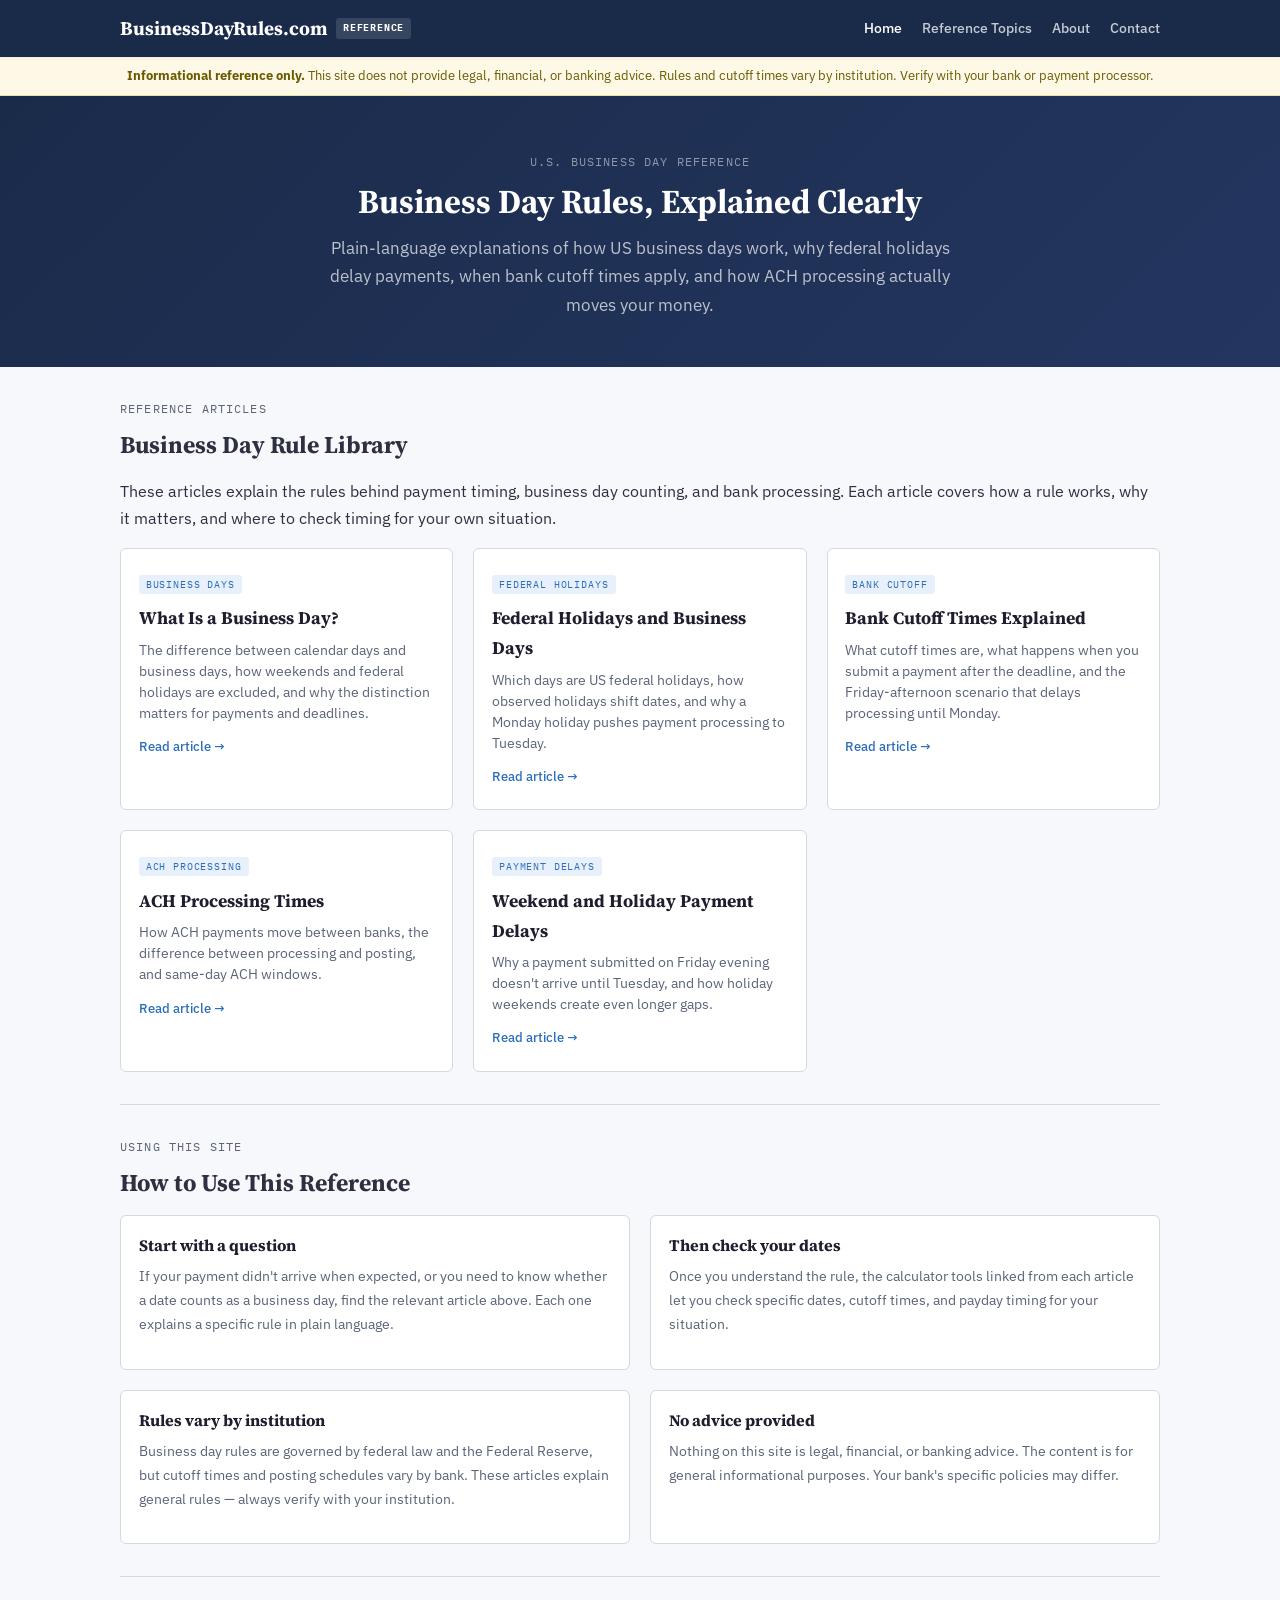
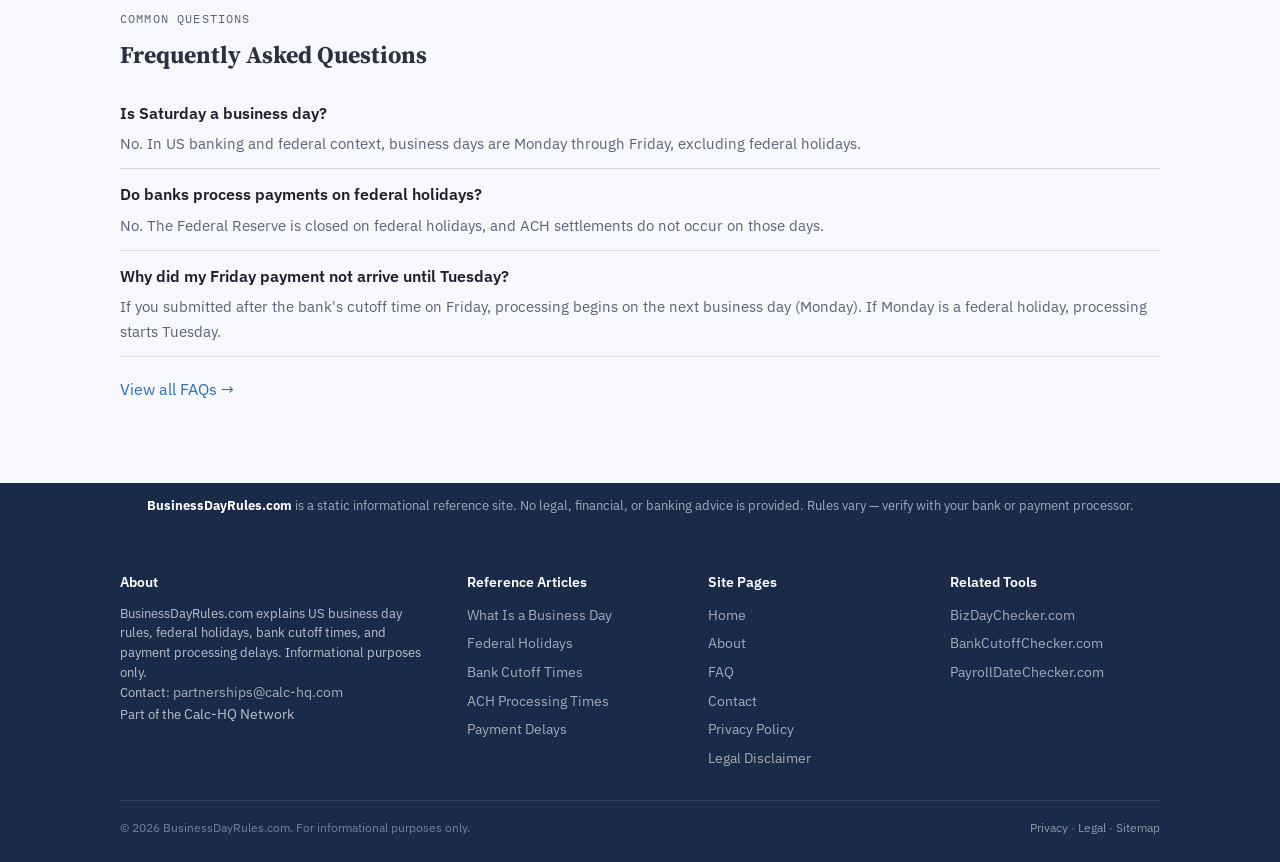
<file: index.html>
<!DOCTYPE html>
<html lang="en">
<head>
  <meta charset="UTF-8">
  <meta name="viewport" content="width=device-width, initial-scale=1.0">
  <title>US Business Day Rules Reference | BusinessDayRules.com</title>
  <meta name="description" content="Plain-language explanations of US business day rules, federal holidays, bank cutoff times, ACH processing, and why payments get delayed on weekends and holidays.">
  <link rel="canonical" href="https://businessdayrules.com/">
  <link rel="icon" type="image/svg+xml" href="favicon.svg">
  <link rel="stylesheet" href="styles.css">
  <script async src="https://pagead2.googlesyndication.com/pagead/js/adsbygoogle.js?client=ca-pub-7744853829365165" crossorigin="anonymous"></script>
  <script type="application/ld+json">
{
  "@context": "https://schema.org",
  "@type": "WebSite",
  "name": "BusinessDayRules.com",
  "url": "https://businessdayrules.com",
  "description": "BusinessDayRules.com explains US business day rules, federal holidays, bank cutoff times, ACH processing, and payment timing delays.",
  "publisher": {
    "@type": "Organization",
    "name": "BusinessDayRules.com",
    "url": "https://businessdayrules.com",
    "logo": { "@type": "ImageObject", "url": "https://businessdayrules.com/favicon.svg" }
  }
}
  </script>
</head>
<body>

<header class="site-header">
  <div class="header-inner">
    <a href="index.html" class="site-logo">BusinessDayRules.com <span class="logo-badge">Reference</span></a>
    <button class="nav-toggle" aria-label="Toggle navigation" onclick="document.querySelector('.site-nav').classList.toggle('open')">☰</button>
    <nav class="site-nav">
      <a href="index.html" class="active">Home</a>
      <a href="index.html#reference-topics">Reference Topics</a>
      <a href="about.html">About</a>
      <a href="contact.html">Contact</a>
    </nav>
  </div>
</header>

<div class="disclaimer-bar">
  <strong>Informational reference only.</strong> This site does not provide legal, financial, or banking advice. Rules and cutoff times vary by institution. Verify with your bank or payment processor.
</div>

<section class="page-hero">
  <div class="container">
    <div class="hero-eyebrow">U.S. Business Day Reference</div>
    <h1>Business Day Rules, Explained Clearly</h1>
    <p class="hero-sub">Plain-language explanations of how US business days work, why federal holidays delay payments, when bank cutoff times apply, and how ACH processing actually moves your money.</p>
  </div>
</section>

<main class="main-content">
  <div class="container">

    <section class="section" id="reference-topics">
      <div class="section-label">Reference Articles</div>
      <h2>Business Day Rule Library</h2>
      <p>These articles explain the rules behind payment timing, business day counting, and bank processing. Each article covers how a rule works, why it matters, and where to check timing for your own situation.</p>

      <div class="article-grid">
        <a class="article-card" href="what-is-a-business-day.html">
          <span class="card-tag">Business Days</span>
          <h3>What Is a Business Day?</h3>
          <p>The difference between calendar days and business days, how weekends and federal holidays are excluded, and why the distinction matters for payments and deadlines.</p>
          <span class="card-link-text">Read article →</span>
        </a>
        <a class="article-card" href="federal-holidays-business-days.html">
          <span class="card-tag">Federal Holidays</span>
          <h3>Federal Holidays and Business Days</h3>
          <p>Which days are US federal holidays, how observed holidays shift dates, and why a Monday holiday pushes payment processing to Tuesday.</p>
          <span class="card-link-text">Read article →</span>
        </a>
        <a class="article-card" href="bank-cutoff-times-explained.html">
          <span class="card-tag">Bank Cutoff</span>
          <h3>Bank Cutoff Times Explained</h3>
          <p>What cutoff times are, what happens when you submit a payment after the deadline, and the Friday-afternoon scenario that delays processing until Monday.</p>
          <span class="card-link-text">Read article →</span>
        </a>
        <a class="article-card" href="ach-processing-times.html">
          <span class="card-tag">ACH Processing</span>
          <h3>ACH Processing Times</h3>
          <p>How ACH payments move between banks, the difference between processing and posting, and same-day ACH windows.</p>
          <span class="card-link-text">Read article →</span>
        </a>
        <a class="article-card" href="weekend-holiday-payment-delays.html">
          <span class="card-tag">Payment Delays</span>
          <h3>Weekend and Holiday Payment Delays</h3>
          <p>Why a payment submitted on Friday evening doesn't arrive until Tuesday, and how holiday weekends create even longer gaps.</p>
          <span class="card-link-text">Read article →</span>
        </a>
      </div>
    </section>

    <hr>

    <section class="section">
      <div class="section-label">Using This Site</div>
      <h2>How to Use This Reference</h2>
      <div class="home-intro-grid">
        <div class="home-block">
          <h3>Start with a question</h3>
          <p>If your payment didn't arrive when expected, or you need to know whether a date counts as a business day, find the relevant article above. Each one explains a specific rule in plain language.</p>
        </div>
        <div class="home-block">
          <h3>Then check your dates</h3>
          <p>Once you understand the rule, the calculator tools linked from each article let you check specific dates, cutoff times, and payday timing for your situation.</p>
        </div>
        <div class="home-block">
          <h3>Rules vary by institution</h3>
          <p>Business day rules are governed by federal law and the Federal Reserve, but cutoff times and posting schedules vary by bank. These articles explain general rules — always verify with your institution.</p>
        </div>
        <div class="home-block">
          <h3>No advice provided</h3>
          <p>Nothing on this site is legal, financial, or banking advice. The content is for general informational purposes. Your bank's specific policies may differ.</p>
        </div>
      </div>
    </section>

    <hr>

    <section class="section">
      <div class="section-label">Common Questions</div>
      <h2>Frequently Asked Questions</h2>
      <ul class="faq-list">
        <li class="faq-item">
          <div class="faq-q">Is Saturday a business day?</div>
          <div class="faq-a">No. In US banking and federal context, business days are Monday through Friday, excluding federal holidays.</div>
        </li>
        <li class="faq-item">
          <div class="faq-q">Do banks process payments on federal holidays?</div>
          <div class="faq-a">No. The Federal Reserve is closed on federal holidays, and ACH settlements do not occur on those days.</div>
        </li>
        <li class="faq-item">
          <div class="faq-q">Why did my Friday payment not arrive until Tuesday?</div>
          <div class="faq-a">If you submitted after the bank's cutoff time on Friday, processing begins on the next business day (Monday). If Monday is a federal holiday, processing starts Tuesday.</div>
        </li>
      </ul>
      <p style="margin-top:1.2rem;"><a href="faq.html">View all FAQs →</a></p>
    </section>

  </div>
</main>

<div class="trust-strip">
  <strong>BusinessDayRules.com</strong> is a static informational reference site. No legal, financial, or banking advice is provided. Rules vary — verify with your bank or payment processor.
</div>

<footer class="site-footer">
  <div class="footer-inner">
    <div class="footer-grid">
      <div class="footer-col">
        <h4>About</h4>
        <p>BusinessDayRules.com explains US business day rules, federal holidays, bank cutoff times, and payment processing delays. Informational purposes only.</p>
        <p>Contact: <a href="mailto:partnerships@calc-hq.com" style="color:rgba(255,255,255,0.6)">partnerships@calc-hq.com</a></p>
        <span class="footer-resource-link">Part of the <a href="https://calc-hq.com" target="_blank" rel="noopener noreferrer">Calc-HQ Network</a></span>
      </div>
      <div class="footer-col">
        <h4>Reference Articles</h4>
        <ul>
          <li><a href="what-is-a-business-day.html">What Is a Business Day</a></li>
          <li><a href="federal-holidays-business-days.html">Federal Holidays</a></li>
          <li><a href="bank-cutoff-times-explained.html">Bank Cutoff Times</a></li>
          <li><a href="ach-processing-times.html">ACH Processing Times</a></li>
          <li><a href="weekend-holiday-payment-delays.html">Payment Delays</a></li>
        </ul>
      </div>
      <div class="footer-col">
        <h4>Site Pages</h4>
        <ul>
          <li><a href="index.html">Home</a></li>
          <li><a href="about.html">About</a></li>
          <li><a href="faq.html">FAQ</a></li>
          <li><a href="contact.html">Contact</a></li>
          <li><a href="privacy.html">Privacy Policy</a></li>
          <li><a href="legal.html">Legal Disclaimer</a></li>
        </ul>
      </div>
      <div class="footer-col">
        <h4>Related Tools</h4>
        <ul id="footer-related-tools-list">
          <li><span style="color:rgba(255,255,255,0.3);font-size:0.82rem">Loading…</span></li>
        </ul>
      </div>
    </div>
    <div class="footer-bottom">
      <span>© 2026 BusinessDayRules.com. For informational purposes only.</span>
      <span><a href="privacy.html">Privacy</a> · <a href="legal.html">Legal</a> · <a href="sitemap.xml">Sitemap</a></span>
    </div>
  </div>
</footer>

<script src="network.js"></script>
</body>
</html>
</file>
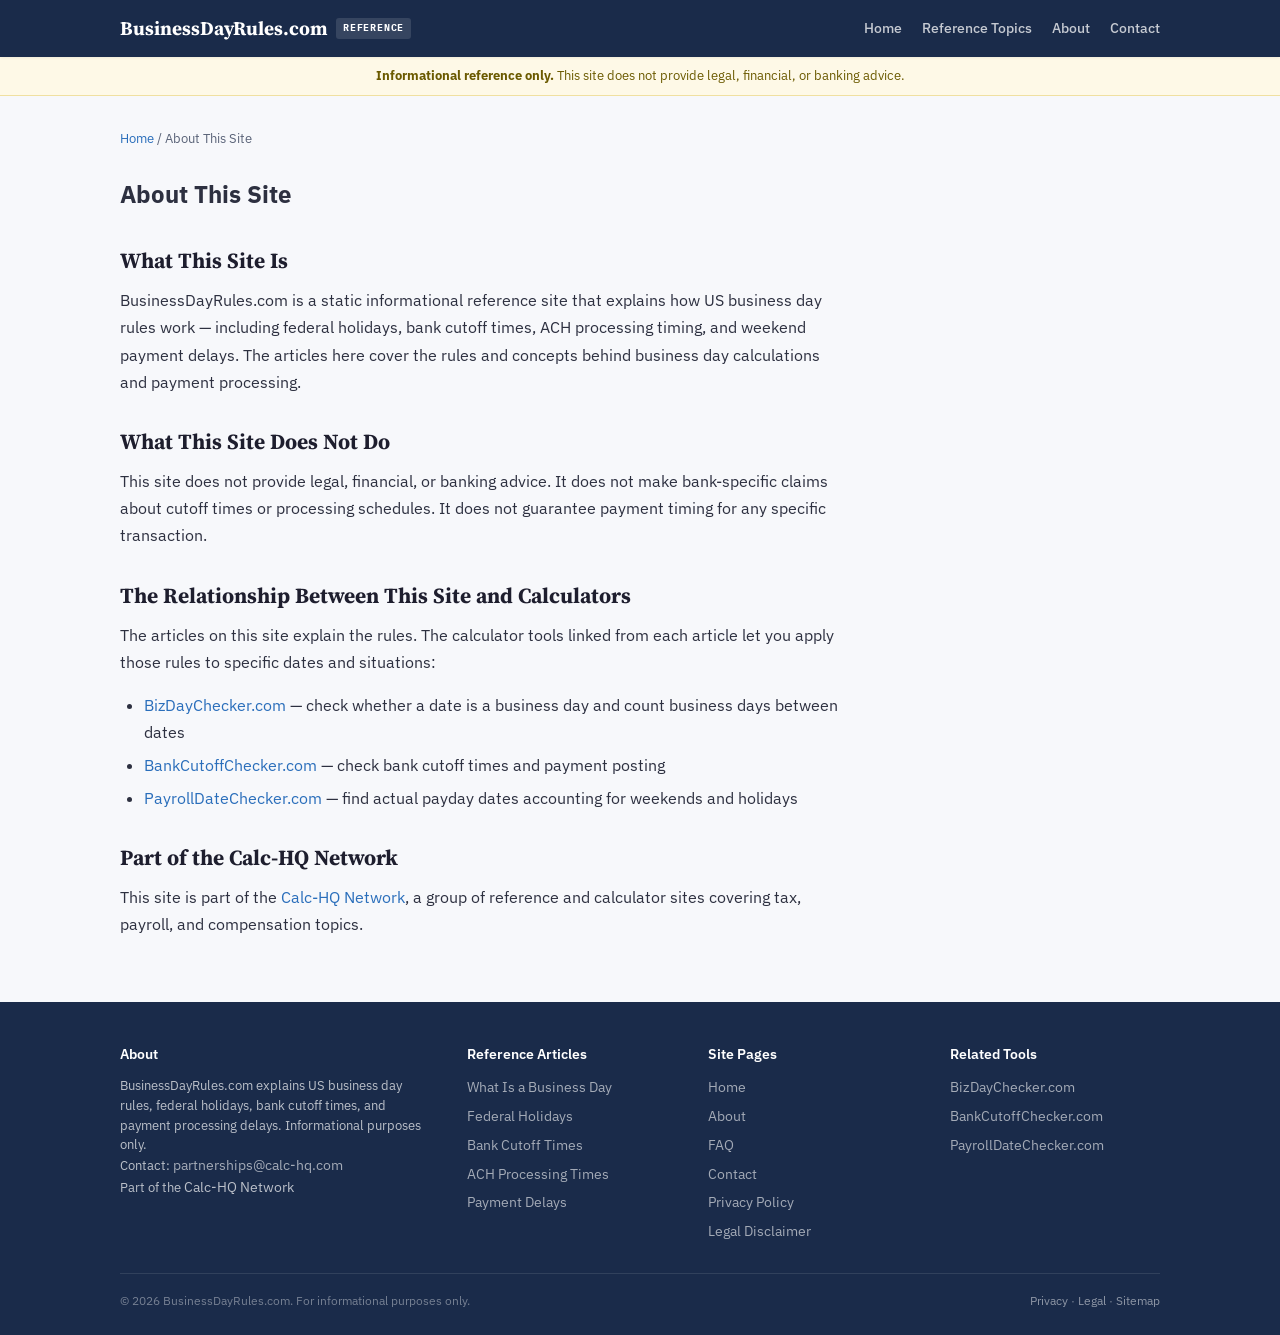
<file: about.html>
<!DOCTYPE html>
<html lang="en">
<head>
  <meta charset="UTF-8">
  <meta name="viewport" content="width=device-width, initial-scale=1.0">
  <title>About This Site | BusinessDayRules.com</title>
  <meta name="description" content="About BusinessDayRules.com — a reference site explaining US business day rules, federal holidays, bank cutoff times, and payment timing.">
  <link rel="canonical" href="https://businessdayrules.com/about.html">
  <link rel="icon" type="image/svg+xml" href="favicon.svg">
  <link rel="stylesheet" href="styles.css">
  <script async src="https://pagead2.googlesyndication.com/pagead/js/adsbygoogle.js?client=ca-pub-7744853829365165" crossorigin="anonymous"></script>
</head>
<body>
<header class="site-header"><div class="header-inner"><a href="index.html" class="site-logo">BusinessDayRules.com <span class="logo-badge">Reference</span></a><button class="nav-toggle" aria-label="Toggle navigation" onclick="document.querySelector('.site-nav').classList.toggle('open')">☰</button><nav class="site-nav"><a href="index.html">Home</a><a href="index.html#reference-topics">Reference Topics</a><a href="about.html">About</a><a href="contact.html">Contact</a></nav></div></header>

<div class="disclaimer-bar"><strong>Informational reference only.</strong> This site does not provide legal, financial, or banking advice.</div>

<main class="main-content"><div class="container">
  <nav class="breadcrumb"><a href="index.html">Home</a> / <span>About This Site</span></nav>
  <article class="article-prose" style="max-width:720px;">
    <h1>About This Site</h1>
    
        <h2>What This Site Is</h2>
        <p>BusinessDayRules.com is a static informational reference site that explains how US business day rules work — including federal holidays, bank cutoff times, ACH processing timing, and weekend payment delays. The articles here cover the rules and concepts behind business day calculations and payment processing.</p>

        <h2>What This Site Does Not Do</h2>
        <p>This site does not provide legal, financial, or banking advice. It does not make bank-specific claims about cutoff times or processing schedules. It does not guarantee payment timing for any specific transaction.</p>

        <h2>The Relationship Between This Site and Calculators</h2>
        <p>The articles on this site explain the rules. The calculator tools linked from each article let you apply those rules to specific dates and situations:</p>
        <ul>
          <li><a href="https://bizdaychecker.com" target="_blank" rel="noopener noreferrer">BizDayChecker.com</a> — check whether a date is a business day and count business days between dates</li>
          <li><a href="https://bankcutoffchecker.com" target="_blank" rel="noopener noreferrer">BankCutoffChecker.com</a> — check bank cutoff times and payment posting</li>
          <li><a href="https://payrolldatechecker.com" target="_blank" rel="noopener noreferrer">PayrollDateChecker.com</a> — find actual payday dates accounting for weekends and holidays</li>
        </ul>

        <h2>Part of the Calc-HQ Network</h2>
        <p>This site is part of the <a href="https://calc-hq.com" target="_blank" rel="noopener noreferrer">Calc-HQ Network</a>, a group of reference and calculator sites covering tax, payroll, and compensation topics.</p>

  </article>
</div></main>

<footer class="site-footer"><div class="footer-inner"><div class="footer-grid">
  <div class="footer-col"><h4>About</h4><p>BusinessDayRules.com explains US business day rules, federal holidays, bank cutoff times, and payment processing delays. Informational purposes only.</p><p>Contact: <a href="mailto:partnerships@calc-hq.com" style="color:rgba(255,255,255,0.6)">partnerships@calc-hq.com</a></p><span class="footer-resource-link">Part of the <a href="https://calc-hq.com" target="_blank" rel="noopener noreferrer">Calc-HQ Network</a></span></div>
  <div class="footer-col"><h4>Reference Articles</h4><ul><li><a href="what-is-a-business-day.html">What Is a Business Day</a></li><li><a href="federal-holidays-business-days.html">Federal Holidays</a></li><li><a href="bank-cutoff-times-explained.html">Bank Cutoff Times</a></li><li><a href="ach-processing-times.html">ACH Processing Times</a></li><li><a href="weekend-holiday-payment-delays.html">Payment Delays</a></li></ul></div>
  <div class="footer-col"><h4>Site Pages</h4><ul><li><a href="index.html">Home</a></li><li><a href="about.html">About</a></li><li><a href="faq.html">FAQ</a></li><li><a href="contact.html">Contact</a></li><li><a href="privacy.html">Privacy Policy</a></li><li><a href="legal.html">Legal Disclaimer</a></li></ul></div>
  <div class="footer-col"><h4>Related Tools</h4><ul id="footer-related-tools-list"><li><span style="color:rgba(255,255,255,0.3);font-size:0.82rem">Loading…</span></li></ul></div>
</div><div class="footer-bottom"><span>© 2026 BusinessDayRules.com. For informational purposes only.</span><span><a href="privacy.html">Privacy</a> · <a href="legal.html">Legal</a> · <a href="sitemap.xml">Sitemap</a></span></div></div></footer>
<script src="network.js"></script>
</body></html>
</file>
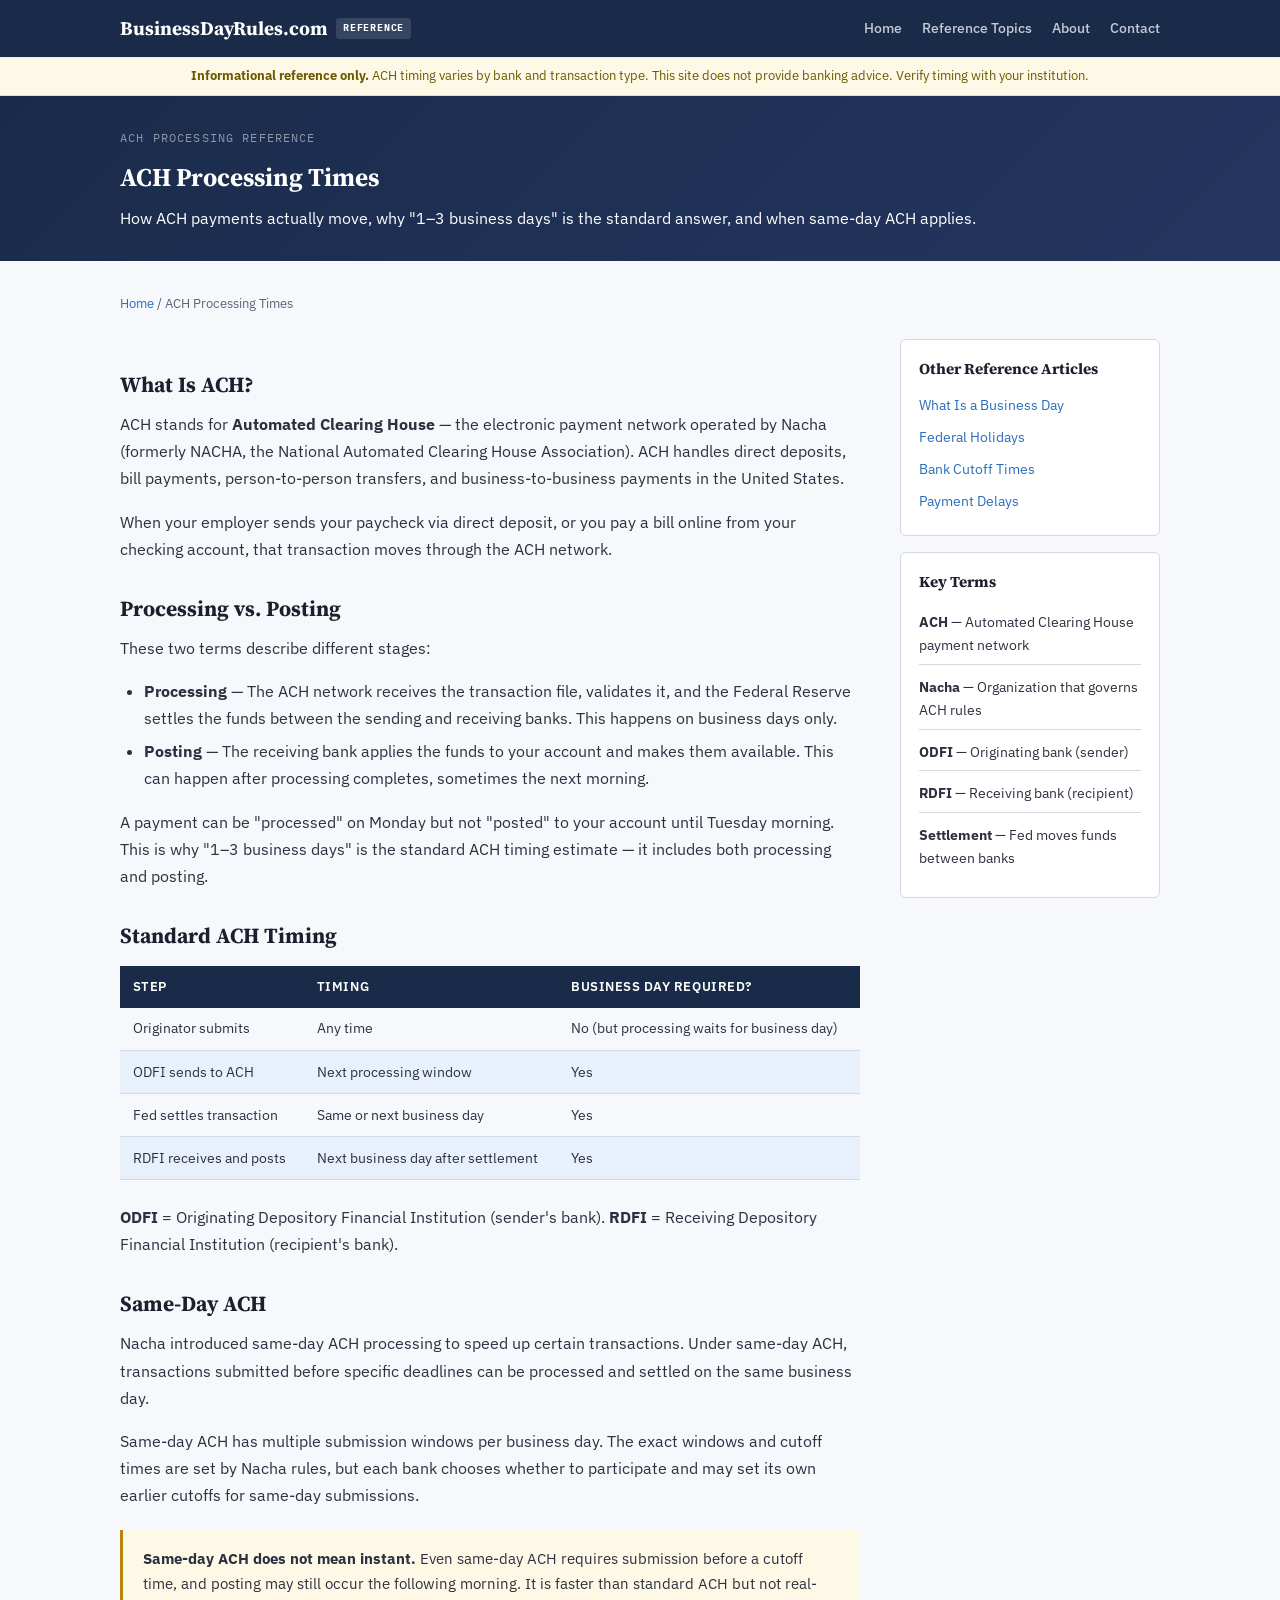
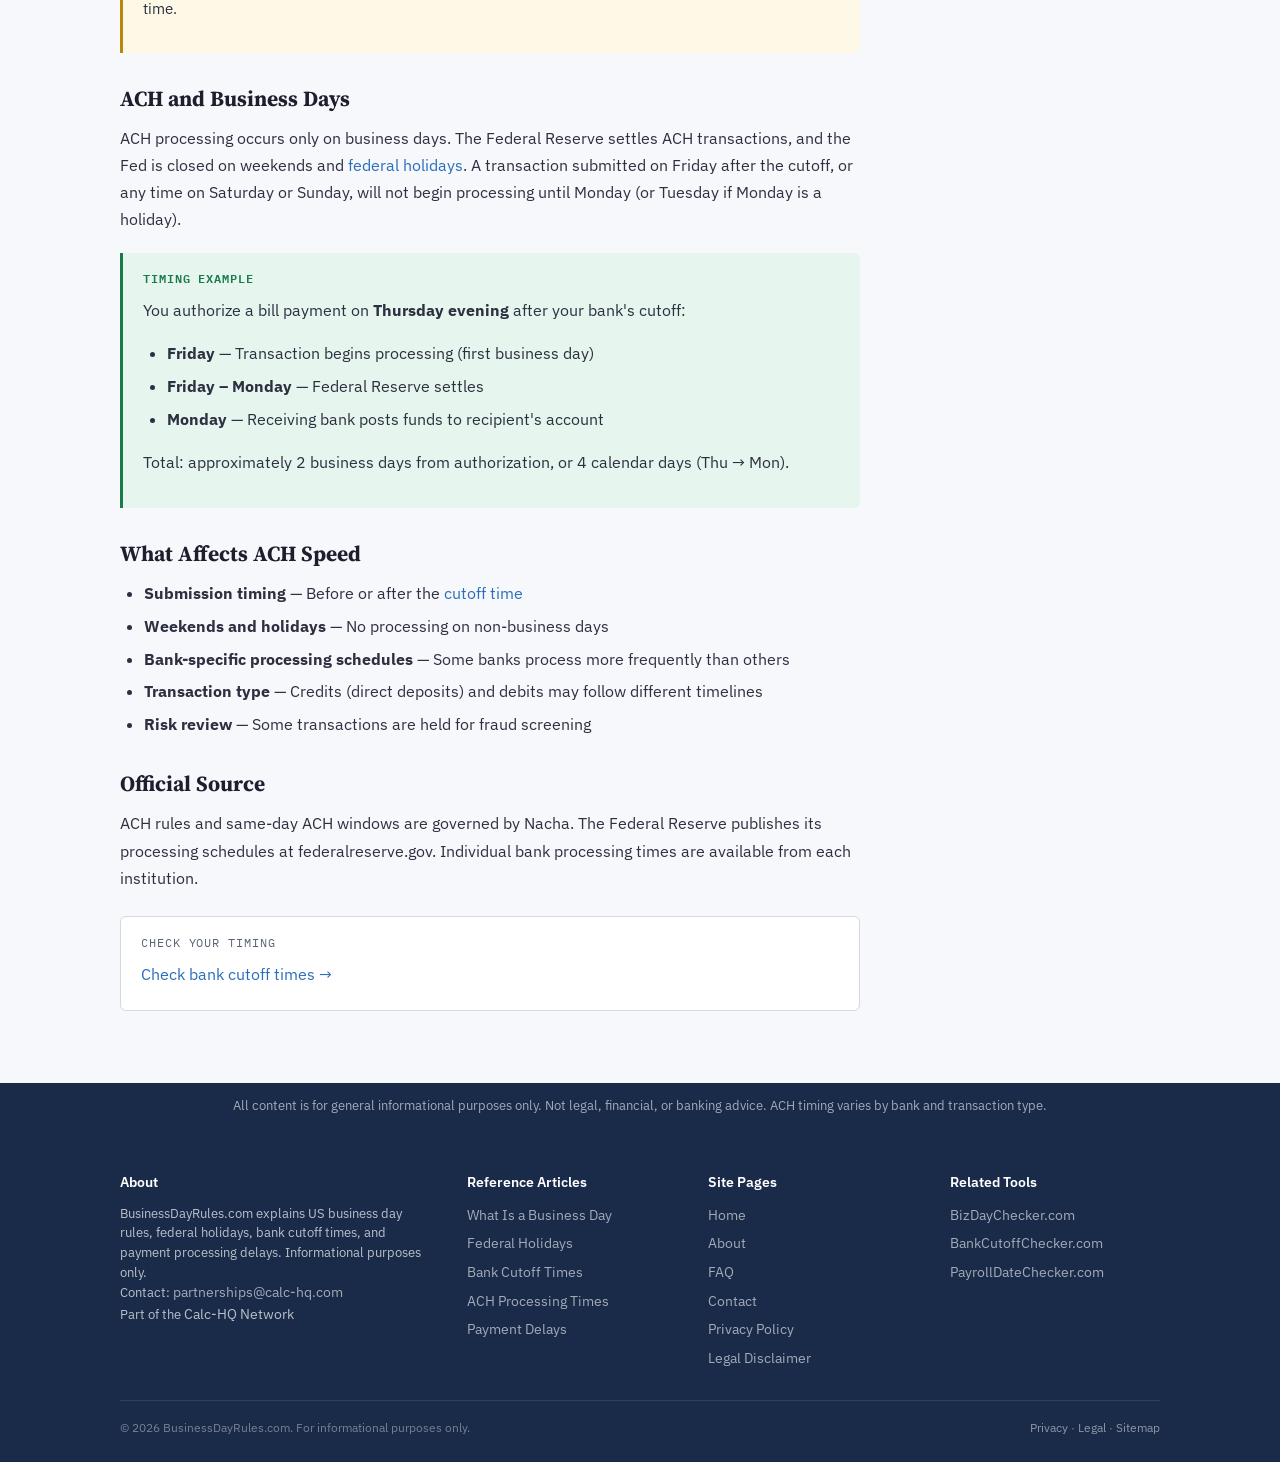
<file: ach-processing-times.html>
<!DOCTYPE html>
<html lang="en">
<head>
  <meta charset="UTF-8">
  <meta name="viewport" content="width=device-width, initial-scale=1.0">
  <title>ACH Processing Times Explained | BusinessDayRules.com</title>
  <meta name="description" content="How ACH payments move between banks, processing vs. posting, same-day ACH windows, and why ACH transfers take 1–3 business days.">
  <link rel="canonical" href="https://businessdayrules.com/ach-processing-times.html">
  <link rel="icon" type="image/svg+xml" href="favicon.svg">
  <link rel="stylesheet" href="styles.css">
  <script async src="https://pagead2.googlesyndication.com/pagead/js/adsbygoogle.js?client=ca-pub-7744853829365165" crossorigin="anonymous"></script>
  <script type="application/ld+json">
{"@context":"https://schema.org","@type":"Article","headline":"ACH Processing Times Explained","description":"How ACH payments work, processing vs. posting, same-day ACH windows, and typical settlement timing.","url":"https://businessdayrules.com/ach-processing-times.html","mainEntityOfPage":{"@type":"WebPage","@id":"https://businessdayrules.com/ach-processing-times.html"},"author":{"@type":"Organization","name":"BusinessDayRules.com","url":"https://businessdayrules.com"},"publisher":{"@type":"Organization","name":"BusinessDayRules.com","url":"https://businessdayrules.com","logo":{"@type":"ImageObject","url":"https://businessdayrules.com/favicon.svg"}},"isPartOf":{"@type":"WebSite","name":"BusinessDayRules.com","url":"https://businessdayrules.com"}}
  </script>
</head>
<body>
<header class="site-header"><div class="header-inner"><a href="index.html" class="site-logo">BusinessDayRules.com <span class="logo-badge">Reference</span></a><button class="nav-toggle" aria-label="Toggle navigation" onclick="document.querySelector('.site-nav').classList.toggle('open')">☰</button><nav class="site-nav"><a href="index.html">Home</a><a href="index.html#reference-topics">Reference Topics</a><a href="about.html">About</a><a href="contact.html">Contact</a></nav></div></header>
<div class="disclaimer-bar"><strong>Informational reference only.</strong> ACH timing varies by bank and transaction type. This site does not provide banking advice. Verify timing with your institution.</div>

<section class="page-hero-sm"><div class="container">
  <div style="font-family:var(--font-mono);font-size:0.72rem;color:rgba(255,255,255,0.5);text-transform:uppercase;letter-spacing:0.1em;margin-bottom:0.5rem;">ACH Processing Reference</div>
  <h1>ACH Processing Times</h1>
  <p>How ACH payments actually move, why "1–3 business days" is the standard answer, and when same-day ACH applies.</p>
</div></section>

<main class="main-content"><div class="container">
  <nav class="breadcrumb"><a href="index.html">Home</a> / <span>ACH Processing Times</span></nav>
  <div class="layout-with-sidebar">
    <article class="article-prose">

      <h2>What Is ACH?</h2>
      <p>ACH stands for <strong>Automated Clearing House</strong> — the electronic payment network operated by Nacha (formerly NACHA, the National Automated Clearing House Association). ACH handles direct deposits, bill payments, person-to-person transfers, and business-to-business payments in the United States.</p>
      <p>When your employer sends your paycheck via direct deposit, or you pay a bill online from your checking account, that transaction moves through the ACH network.</p>

      <h2>Processing vs. Posting</h2>
      <p>These two terms describe different stages:</p>
      <ul>
        <li><strong>Processing</strong> — The ACH network receives the transaction file, validates it, and the Federal Reserve settles the funds between the sending and receiving banks. This happens on business days only.</li>
        <li><strong>Posting</strong> — The receiving bank applies the funds to your account and makes them available. This can happen after processing completes, sometimes the next morning.</li>
      </ul>
      <p>A payment can be "processed" on Monday but not "posted" to your account until Tuesday morning. This is why "1–3 business days" is the standard ACH timing estimate — it includes both processing and posting.</p>

      <h2>Standard ACH Timing</h2>
      <div class="ref-table-wrap">
        <table>
          <thead><tr><th>Step</th><th>Timing</th><th>Business Day Required?</th></tr></thead>
          <tbody>
            <tr><td>Originator submits</td><td>Any time</td><td>No (but processing waits for business day)</td></tr>
            <tr><td>ODFI sends to ACH</td><td>Next processing window</td><td>Yes</td></tr>
            <tr><td>Fed settles transaction</td><td>Same or next business day</td><td>Yes</td></tr>
            <tr><td>RDFI receives and posts</td><td>Next business day after settlement</td><td>Yes</td></tr>
          </tbody>
        </table>
      </div>
      <p><strong>ODFI</strong> = Originating Depository Financial Institution (sender's bank). <strong>RDFI</strong> = Receiving Depository Financial Institution (recipient's bank).</p>

      <h2>Same-Day ACH</h2>
      <p>Nacha introduced same-day ACH processing to speed up certain transactions. Under same-day ACH, transactions submitted before specific deadlines can be processed and settled on the same business day.</p>
      <p>Same-day ACH has multiple submission windows per business day. The exact windows and cutoff times are set by Nacha rules, but each bank chooses whether to participate and may set its own earlier cutoffs for same-day submissions.</p>

      <div class="warning-box">
        <p><strong>Same-day ACH does not mean instant.</strong> Even same-day ACH requires submission before a cutoff time, and posting may still occur the following morning. It is faster than standard ACH but not real-time.</p>
      </div>

      <h2>ACH and Business Days</h2>
      <p>ACH processing occurs only on business days. The Federal Reserve settles ACH transactions, and the Fed is closed on weekends and <a href="federal-holidays-business-days.html">federal holidays</a>. A transaction submitted on Friday after the cutoff, or any time on Saturday or Sunday, will not begin processing until Monday (or Tuesday if Monday is a holiday).</p>

      <div class="example-block">
        <div class="example-label">Timing Example</div>
        <p>You authorize a bill payment on <strong>Thursday evening</strong> after your bank's cutoff:</p>
        <ul>
          <li><strong>Friday</strong> — Transaction begins processing (first business day)</li>
          <li><strong>Friday – Monday</strong> — Federal Reserve settles</li>
          <li><strong>Monday</strong> — Receiving bank posts funds to recipient's account</li>
        </ul>
        <p>Total: approximately 2 business days from authorization, or 4 calendar days (Thu → Mon).</p>
      </div>

      <h2>What Affects ACH Speed</h2>
      <ul>
        <li><strong>Submission timing</strong> — Before or after the <a href="bank-cutoff-times-explained.html">cutoff time</a></li>
        <li><strong>Weekends and holidays</strong> — No processing on non-business days</li>
        <li><strong>Bank-specific processing schedules</strong> — Some banks process more frequently than others</li>
        <li><strong>Transaction type</strong> — Credits (direct deposits) and debits may follow different timelines</li>
        <li><strong>Risk review</strong> — Some transactions are held for fraud screening</li>
      </ul>

      <h2>Official Source</h2>
      <p>ACH rules and same-day ACH windows are governed by Nacha. The Federal Reserve publishes its processing schedules at federalreserve.gov. Individual bank processing times are available from each institution.</p>

      <div class="calc-links">
        <div class="calc-links-label">Check your timing</div>
        <ul>
          <li><a href="https://bankcutoffchecker.com" target="_blank" rel="noopener noreferrer">Check bank cutoff times →</a></li>
        </ul>
      </div>

    </article>
    <aside>
      <div class="sidebar-box"><h4>Other Reference Articles</h4><ul>
        <li><a href="what-is-a-business-day.html">What Is a Business Day</a></li>
        <li><a href="federal-holidays-business-days.html">Federal Holidays</a></li>
        <li><a href="bank-cutoff-times-explained.html">Bank Cutoff Times</a></li>
        <li><a href="weekend-holiday-payment-delays.html">Payment Delays</a></li>
      </ul></div>
      <div class="sidebar-box" style="margin-top:1rem;"><h4>Key Terms</h4><ul>
        <li style="border-bottom:1px solid var(--rule-line);padding:0.4rem 0;font-size:0.85rem;"><strong>ACH</strong> — Automated Clearing House payment network</li>
        <li style="border-bottom:1px solid var(--rule-line);padding:0.4rem 0;font-size:0.85rem;"><strong>Nacha</strong> — Organization that governs ACH rules</li>
        <li style="border-bottom:1px solid var(--rule-line);padding:0.4rem 0;font-size:0.85rem;"><strong>ODFI</strong> — Originating bank (sender)</li>
        <li style="border-bottom:1px solid var(--rule-line);padding:0.4rem 0;font-size:0.85rem;"><strong>RDFI</strong> — Receiving bank (recipient)</li>
        <li style="padding:0.4rem 0;font-size:0.85rem;"><strong>Settlement</strong> — Fed moves funds between banks</li>
      </ul></div>
    </aside>
  </div>
</div></main>

<div class="trust-strip">All content is for general informational purposes only. Not legal, financial, or banking advice. ACH timing varies by bank and transaction type.</div>

<footer class="site-footer"><div class="footer-inner"><div class="footer-grid">
  <div class="footer-col"><h4>About</h4><p>BusinessDayRules.com explains US business day rules, federal holidays, bank cutoff times, and payment processing delays. Informational purposes only.</p><p>Contact: <a href="mailto:partnerships@calc-hq.com" style="color:rgba(255,255,255,0.6)">partnerships@calc-hq.com</a></p><span class="footer-resource-link">Part of the <a href="https://calc-hq.com" target="_blank" rel="noopener noreferrer">Calc-HQ Network</a></span></div>
  <div class="footer-col"><h4>Reference Articles</h4><ul><li><a href="what-is-a-business-day.html">What Is a Business Day</a></li><li><a href="federal-holidays-business-days.html">Federal Holidays</a></li><li><a href="bank-cutoff-times-explained.html">Bank Cutoff Times</a></li><li><a href="ach-processing-times.html">ACH Processing Times</a></li><li><a href="weekend-holiday-payment-delays.html">Payment Delays</a></li></ul></div>
  <div class="footer-col"><h4>Site Pages</h4><ul><li><a href="index.html">Home</a></li><li><a href="about.html">About</a></li><li><a href="faq.html">FAQ</a></li><li><a href="contact.html">Contact</a></li><li><a href="privacy.html">Privacy Policy</a></li><li><a href="legal.html">Legal Disclaimer</a></li></ul></div>
  <div class="footer-col"><h4>Related Tools</h4><ul id="footer-related-tools-list"><li><span style="color:rgba(255,255,255,0.3);font-size:0.82rem">Loading…</span></li></ul></div>
</div><div class="footer-bottom"><span>© 2026 BusinessDayRules.com. For informational purposes only.</span><span><a href="privacy.html">Privacy</a> · <a href="legal.html">Legal</a> · <a href="sitemap.xml">Sitemap</a></span></div></div></footer>
<script src="network.js"></script>
</body></html>
</file>
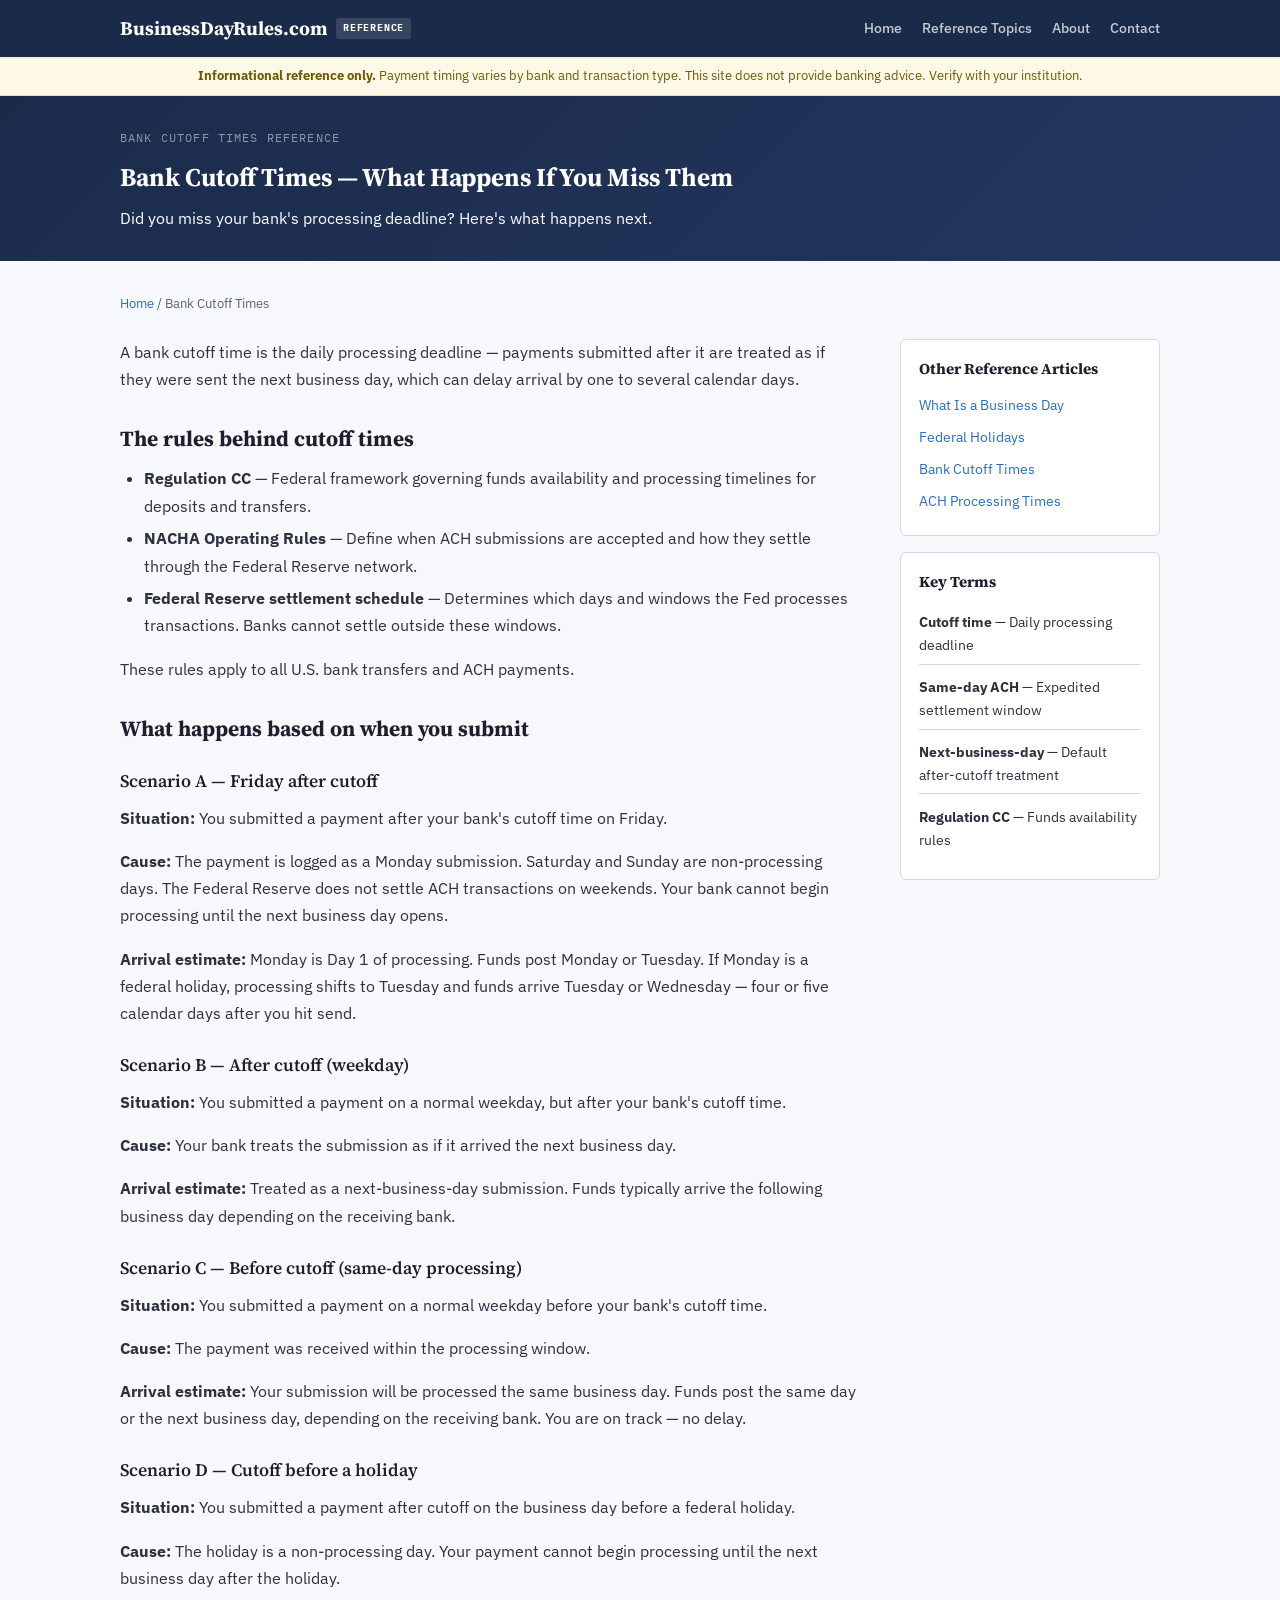
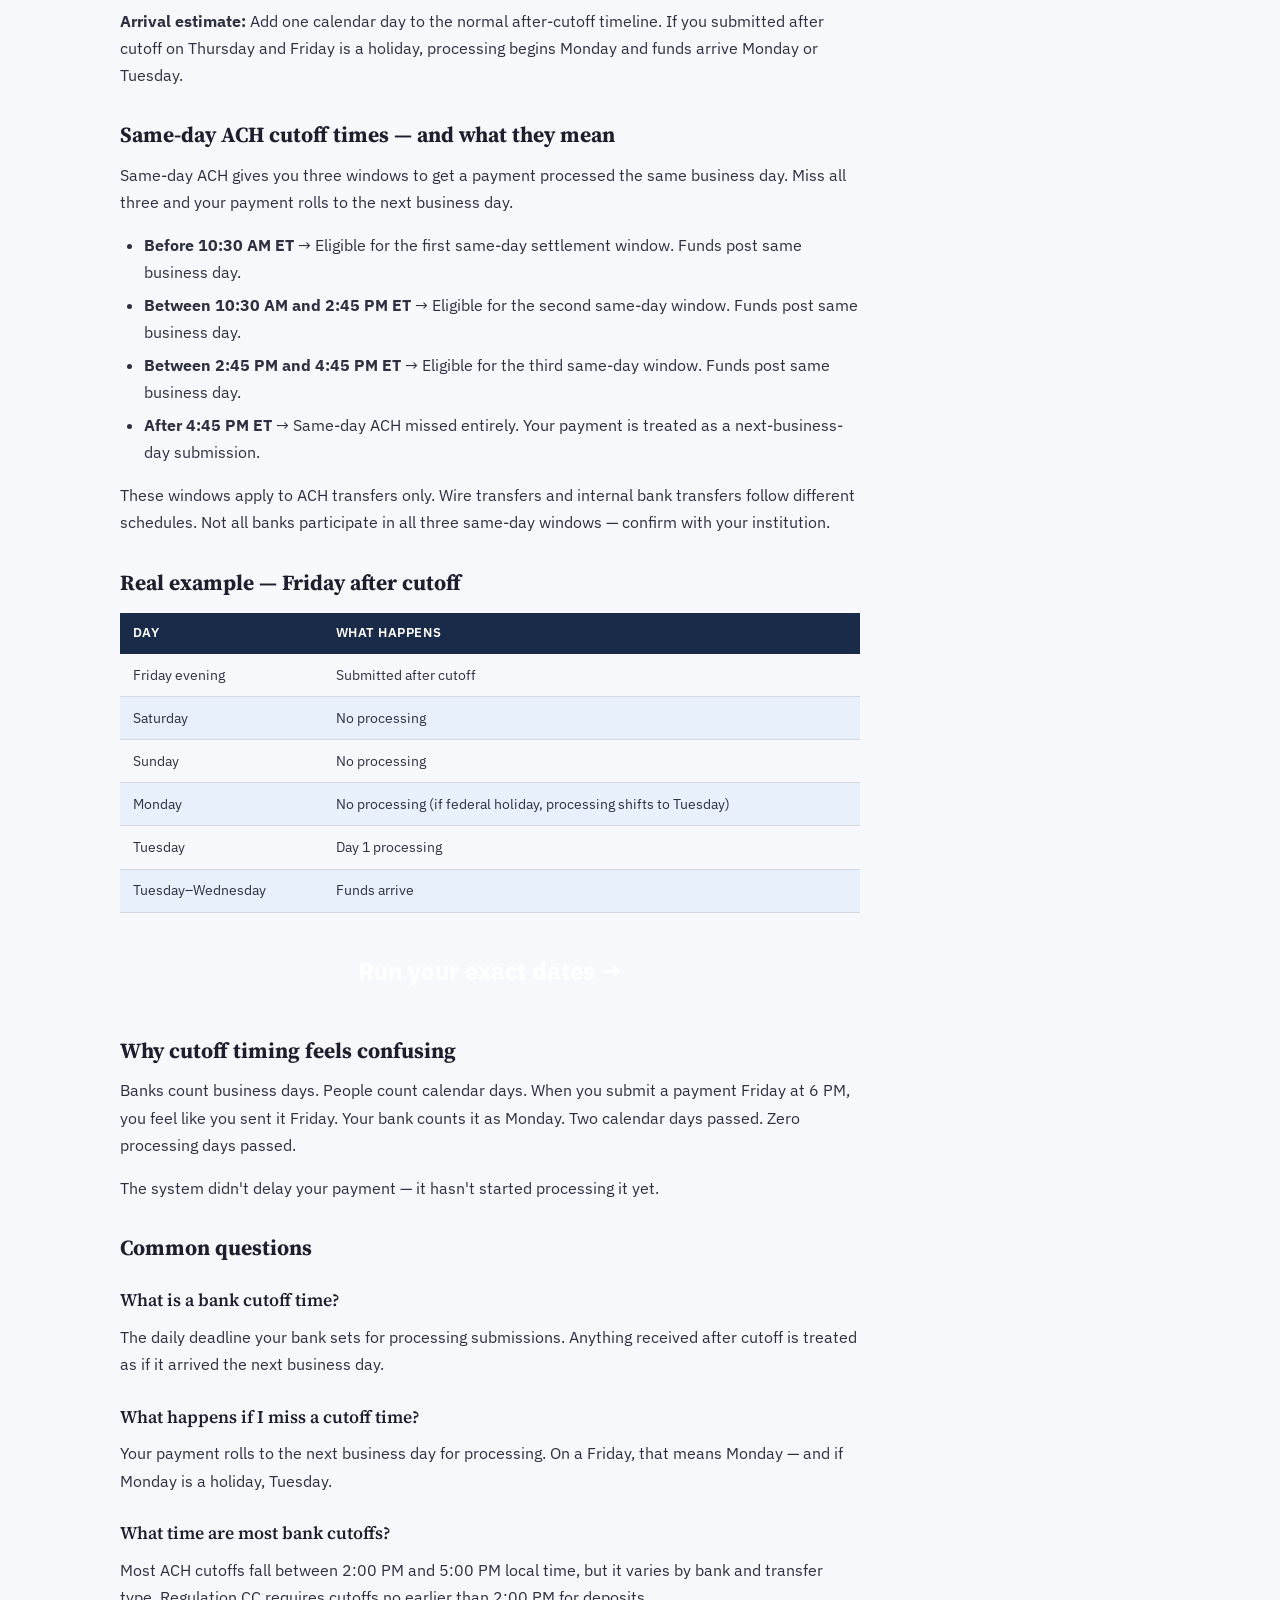
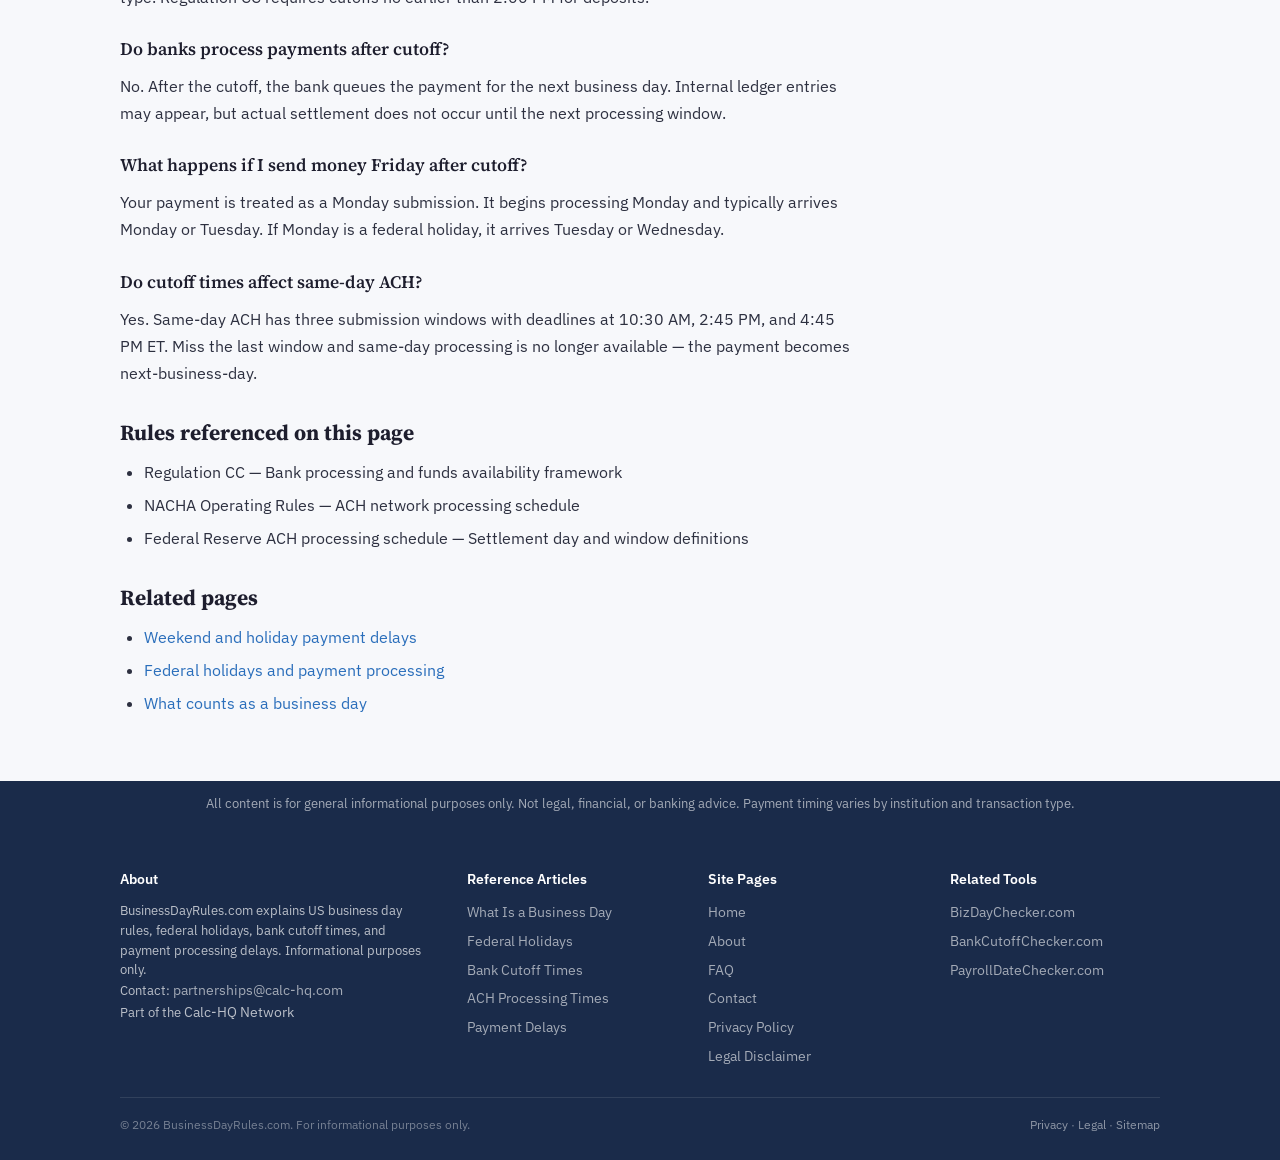
<file: bank-cutoff-times-explained.html>
<!DOCTYPE html>
<html lang="en">
<head>
  <meta charset="UTF-8">
  <meta name="viewport" content="width=device-width, initial-scale=1.0">
  <title>Bank Cutoff Times — What Happens If You Miss Them | BusinessDayRules.com</title>
  <meta name="description" content="Missed your bank's cutoff time? Learn what happens next, including same-day ACH windows, Friday cutoff delays, and when your payment will actually arrive.">
  <link rel="canonical" href="https://businessdayrules.com/bank-cutoff-times-explained.html">
  <link rel="icon" type="image/svg+xml" href="favicon.svg">
  <link rel="stylesheet" href="styles.css">
  <script async src="https://pagead2.googlesyndication.com/pagead/js/adsbygoogle.js?client=ca-pub-7744853829365165" crossorigin="anonymous"></script>
  <script type="application/ld+json">
{"@context":"https://schema.org","@type":"Article","headline":"Bank Cutoff Times — What Happens If You Miss Them","description":"Missed your bank's cutoff time? Learn what happens next, including same-day ACH windows, Friday cutoff delays, and when your payment will actually arrive.","url":"https://businessdayrules.com/bank-cutoff-times-explained.html","mainEntityOfPage":{"@type":"WebPage","@id":"https://businessdayrules.com/bank-cutoff-times-explained.html"},"author":{"@type":"Organization","name":"BusinessDayRules.com","url":"https://businessdayrules.com"},"publisher":{"@type":"Organization","name":"BusinessDayRules.com","url":"https://businessdayrules.com","logo":{"@type":"ImageObject","url":"https://businessdayrules.com/favicon.svg"}},"isPartOf":{"@type":"WebSite","name":"BusinessDayRules.com","url":"https://businessdayrules.com"}}
  </script>
</head>
<body>
<header class="site-header"><div class="header-inner"><a href="index.html" class="site-logo">BusinessDayRules.com <span class="logo-badge">Reference</span></a><button class="nav-toggle" aria-label="Toggle navigation" onclick="document.querySelector('.site-nav').classList.toggle('open')">☰</button><nav class="site-nav"><a href="index.html">Home</a><a href="index.html#reference-topics">Reference Topics</a><a href="about.html">About</a><a href="contact.html">Contact</a></nav></div></header>
<div class="disclaimer-bar"><strong>Informational reference only.</strong> Payment timing varies by bank and transaction type. This site does not provide banking advice. Verify with your institution.</div>

<section class="page-hero-sm"><div class="container">
  <div style="font-family:var(--font-mono);font-size:0.72rem;color:rgba(255,255,255,0.5);text-transform:uppercase;letter-spacing:0.1em;margin-bottom:0.5rem;">Bank Cutoff Times Reference</div>
  <h1>Bank Cutoff Times — What Happens If You Miss Them</h1>
  <p>Did you miss your bank's processing deadline? Here's what happens next.</p>
</div></section>

<main class="main-content"><div class="container">
  <nav class="breadcrumb"><a href="index.html">Home</a> / <span>Bank Cutoff Times</span></nav>
  <div class="layout-with-sidebar">
    <article class="article-prose">

      <p>A bank cutoff time is the daily processing deadline — payments submitted after it are treated as if they were sent the next business day, which can delay arrival by one to several calendar days.</p>

      <h2>The rules behind cutoff times</h2>
      <ul>
        <li><strong>Regulation CC</strong> — Federal framework governing funds availability and processing timelines for deposits and transfers.</li>
        <li><strong>NACHA Operating Rules</strong> — Define when ACH submissions are accepted and how they settle through the Federal Reserve network.</li>
        <li><strong>Federal Reserve settlement schedule</strong> — Determines which days and windows the Fed processes transactions. Banks cannot settle outside these windows.</li>
      </ul>
      <p>These rules apply to all U.S. bank transfers and ACH payments.</p>

      <h2>What happens based on when you submit</h2>

      <h3>Scenario A — Friday after cutoff</h3>
      <p><strong>Situation:</strong> You submitted a payment after your bank's cutoff time on Friday.</p>
      <p><strong>Cause:</strong> The payment is logged as a Monday submission. Saturday and Sunday are non-processing days. The Federal Reserve does not settle ACH transactions on weekends. Your bank cannot begin processing until the next business day opens.</p>
      <p><strong>Arrival estimate:</strong> Monday is Day 1 of processing. Funds post Monday or Tuesday. If Monday is a federal holiday, processing shifts to Tuesday and funds arrive Tuesday or Wednesday — four or five calendar days after you hit send.</p>

      <h3>Scenario B — After cutoff (weekday)</h3>
      <p><strong>Situation:</strong> You submitted a payment on a normal weekday, but after your bank's cutoff time.</p>
      <p><strong>Cause:</strong> Your bank treats the submission as if it arrived the next business day.</p>
      <p><strong>Arrival estimate:</strong> Treated as a next-business-day submission. Funds typically arrive the following business day depending on the receiving bank.</p>

      <h3>Scenario C — Before cutoff (same-day processing)</h3>
      <p><strong>Situation:</strong> You submitted a payment on a normal weekday before your bank's cutoff time.</p>
      <p><strong>Cause:</strong> The payment was received within the processing window.</p>
      <p><strong>Arrival estimate:</strong> Your submission will be processed the same business day. Funds post the same day or the next business day, depending on the receiving bank. You are on track — no delay.</p>

      <h3>Scenario D — Cutoff before a holiday</h3>
      <p><strong>Situation:</strong> You submitted a payment after cutoff on the business day before a federal holiday.</p>
      <p><strong>Cause:</strong> The holiday is a non-processing day. Your payment cannot begin processing until the next business day after the holiday.</p>
      <p><strong>Arrival estimate:</strong> Add one calendar day to the normal after-cutoff timeline. If you submitted after cutoff on Thursday and Friday is a holiday, processing begins Monday and funds arrive Monday or Tuesday.</p>

      <h2>Same-day ACH cutoff times — and what they mean</h2>
      <p>Same-day ACH gives you three windows to get a payment processed the same business day. Miss all three and your payment rolls to the next business day.</p>
      <ul>
        <li><strong>Before 10:30 AM ET</strong> → Eligible for the first same-day settlement window. Funds post same business day.</li>
        <li><strong>Between 10:30 AM and 2:45 PM ET</strong> → Eligible for the second same-day window. Funds post same business day.</li>
        <li><strong>Between 2:45 PM and 4:45 PM ET</strong> → Eligible for the third same-day window. Funds post same business day.</li>
        <li><strong>After 4:45 PM ET</strong> → Same-day ACH missed entirely. Your payment is treated as a next-business-day submission.</li>
      </ul>
      <p>These windows apply to ACH transfers only. Wire transfers and internal bank transfers follow different schedules. Not all banks participate in all three same-day windows — confirm with your institution.</p>

      <h2>Real example — Friday after cutoff</h2>

      <div class="ref-table-wrap">
        <table>
          <thead><tr><th>Day</th><th>What happens</th></tr></thead>
          <tbody>
            <tr><td>Friday evening</td><td>Submitted after cutoff</td></tr>
            <tr><td>Saturday</td><td>No processing</td></tr>
            <tr><td>Sunday</td><td>No processing</td></tr>
            <tr><td>Monday</td><td>No processing (if federal holiday, processing shifts to Tuesday)</td></tr>
            <tr><td>Tuesday</td><td>Day 1 processing</td></tr>
            <tr><td>Tuesday–Wednesday</td><td>Funds arrive</td></tr>
          </tbody>
        </table>
      </div>

      <div style="margin-top:24px;margin-bottom:24px;text-align:center;">
        <a href="https://bizdaychecker.com" target="_blank" rel="noopener noreferrer" style="display:inline-block;background:var(--primary);color:#fff;padding:14px 32px;border-radius:8px;font-size:24px;font-weight:700;text-decoration:none;width:100%;max-width:500px;">Run your exact dates →</a>
      </div>

      <h2>Why cutoff timing feels confusing</h2>
      <p>Banks count business days. People count calendar days. When you submit a payment Friday at 6 PM, you feel like you sent it Friday. Your bank counts it as Monday. Two calendar days passed. Zero processing days passed.</p>
      <p>The system didn't delay your payment — it hasn't started processing it yet.</p>

      <h2>Common questions</h2>

      <h3>What is a bank cutoff time?</h3>
      <p>The daily deadline your bank sets for processing submissions. Anything received after cutoff is treated as if it arrived the next business day.</p>

      <h3>What happens if I miss a cutoff time?</h3>
      <p>Your payment rolls to the next business day for processing. On a Friday, that means Monday — and if Monday is a holiday, Tuesday.</p>

      <h3>What time are most bank cutoffs?</h3>
      <p>Most ACH cutoffs fall between 2:00 PM and 5:00 PM local time, but it varies by bank and transfer type. Regulation CC requires cutoffs no earlier than 2:00 PM for deposits.</p>

      <h3>Do banks process payments after cutoff?</h3>
      <p>No. After the cutoff, the bank queues the payment for the next business day. Internal ledger entries may appear, but actual settlement does not occur until the next processing window.</p>

      <h3>What happens if I send money Friday after cutoff?</h3>
      <p>Your payment is treated as a Monday submission. It begins processing Monday and typically arrives Monday or Tuesday. If Monday is a federal holiday, it arrives Tuesday or Wednesday.</p>

      <h3>Do cutoff times affect same-day ACH?</h3>
      <p>Yes. Same-day ACH has three submission windows with deadlines at 10:30 AM, 2:45 PM, and 4:45 PM ET. Miss the last window and same-day processing is no longer available — the payment becomes next-business-day.</p>

      <h2>Rules referenced on this page</h2>
      <ul>
        <li>Regulation CC — Bank processing and funds availability framework</li>
        <li>NACHA Operating Rules — ACH network processing schedule</li>
        <li>Federal Reserve ACH processing schedule — Settlement day and window definitions</li>
      </ul>

      <h2>Related pages</h2>
      <ul>
        <li><a href="weekend-holiday-payment-delays.html">Weekend and holiday payment delays</a></li>
        <li><a href="federal-holidays-business-days.html">Federal holidays and payment processing</a></li>
        <li><a href="what-is-a-business-day.html">What counts as a business day</a></li>
      </ul>

    </article>
    <aside>
      <div class="sidebar-box"><h4>Other Reference Articles</h4><ul>
        <li><a href="what-is-a-business-day.html">What Is a Business Day</a></li>
        <li><a href="federal-holidays-business-days.html">Federal Holidays</a></li>
        <li><a href="bank-cutoff-times-explained.html">Bank Cutoff Times</a></li>
        <li><a href="ach-processing-times.html">ACH Processing Times</a></li>
      </ul></div>
      <div class="sidebar-box" style="margin-top:1rem;"><h4>Key Terms</h4><ul>
        <li style="border-bottom:1px solid var(--rule-line);padding:0.4rem 0;font-size:0.85rem;"><strong>Cutoff time</strong> — Daily processing deadline</li>
        <li style="border-bottom:1px solid var(--rule-line);padding:0.4rem 0;font-size:0.85rem;"><strong>Same-day ACH</strong> — Expedited settlement window</li>
        <li style="border-bottom:1px solid var(--rule-line);padding:0.4rem 0;font-size:0.85rem;"><strong>Next-business-day</strong> — Default after-cutoff treatment</li>
        <li style="padding:0.4rem 0;font-size:0.85rem;"><strong>Regulation CC</strong> — Funds availability rules</li>
      </ul></div>
    </aside>
  </div>
</div></main>

<div class="trust-strip">All content is for general informational purposes only. Not legal, financial, or banking advice. Payment timing varies by institution and transaction type.</div>

<footer class="site-footer"><div class="footer-inner"><div class="footer-grid">
  <div class="footer-col"><h4>About</h4><p>BusinessDayRules.com explains US business day rules, federal holidays, bank cutoff times, and payment processing delays. Informational purposes only.</p><p>Contact: <a href="mailto:partnerships@calc-hq.com" style="color:rgba(255,255,255,0.6)">partnerships@calc-hq.com</a></p><span class="footer-resource-link">Part of the <a href="https://calc-hq.com" target="_blank" rel="noopener noreferrer">Calc-HQ Network</a></span></div>
  <div class="footer-col"><h4>Reference Articles</h4><ul><li><a href="what-is-a-business-day.html">What Is a Business Day</a></li><li><a href="federal-holidays-business-days.html">Federal Holidays</a></li><li><a href="bank-cutoff-times-explained.html">Bank Cutoff Times</a></li><li><a href="ach-processing-times.html">ACH Processing Times</a></li><li><a href="weekend-holiday-payment-delays.html">Payment Delays</a></li></ul></div>
  <div class="footer-col"><h4>Site Pages</h4><ul><li><a href="index.html">Home</a></li><li><a href="about.html">About</a></li><li><a href="faq.html">FAQ</a></li><li><a href="contact.html">Contact</a></li><li><a href="privacy.html">Privacy Policy</a></li><li><a href="legal.html">Legal Disclaimer</a></li></ul></div>
  <div class="footer-col"><h4>Related Tools</h4><ul id="footer-related-tools-list"><li><span style="color:rgba(255,255,255,0.3);font-size:0.82rem">Loading…</span></li></ul></div>
</div><div class="footer-bottom"><span>© 2026 BusinessDayRules.com. For informational purposes only.</span><span><a href="privacy.html">Privacy</a> · <a href="legal.html">Legal</a> · <a href="sitemap.xml">Sitemap</a></span></div></div></footer>
<script src="network.js"></script>
</body></html>
</file>
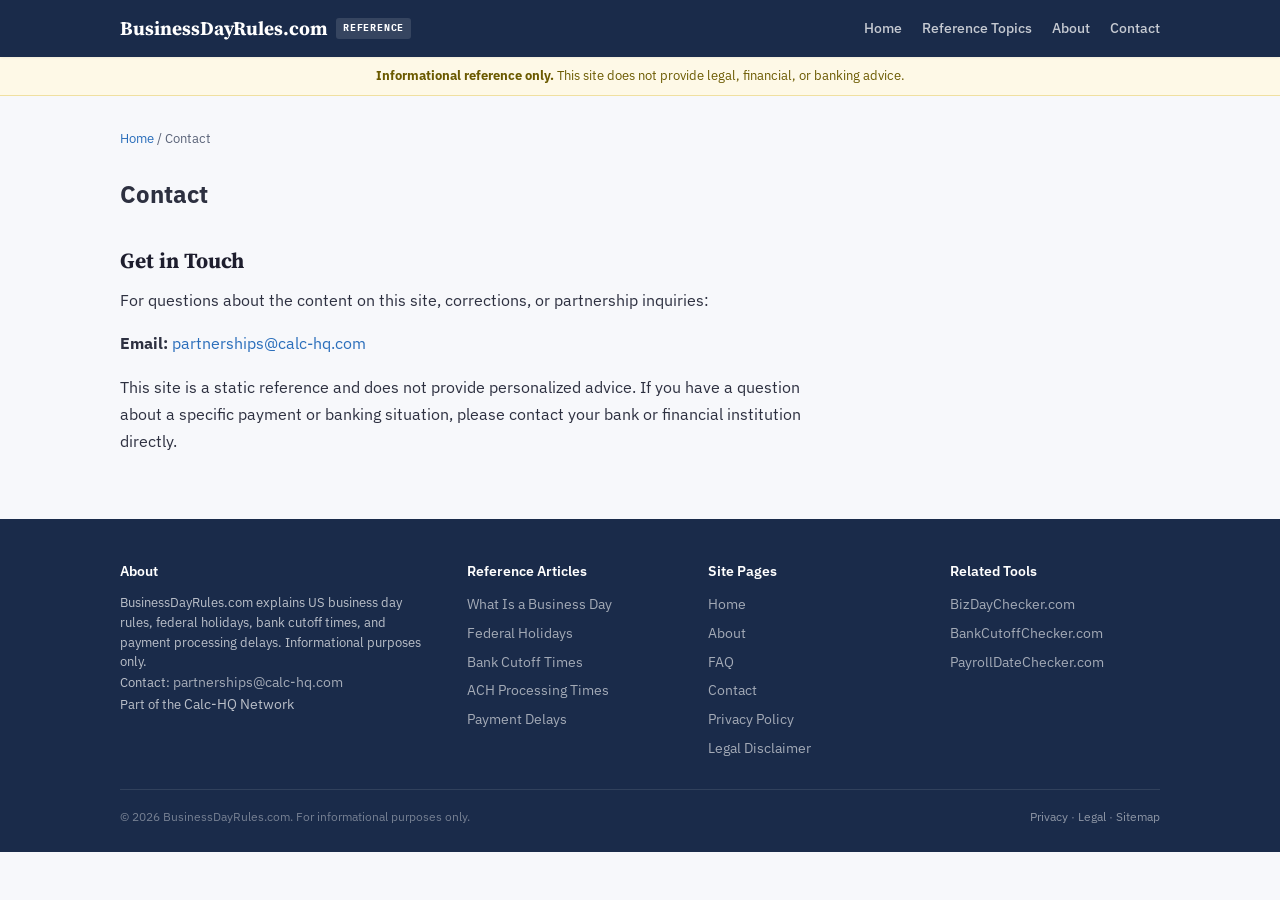
<file: contact.html>
<!DOCTYPE html>
<html lang="en">
<head>
  <meta charset="UTF-8">
  <meta name="viewport" content="width=device-width, initial-scale=1.0">
  <title>Contact | BusinessDayRules.com</title>
  <meta name="description" content="Contact BusinessDayRules.com for questions, corrections, or partnership inquiries.">
  <link rel="canonical" href="https://businessdayrules.com/contact.html">
  <link rel="icon" type="image/svg+xml" href="favicon.svg">
  <link rel="stylesheet" href="styles.css">
  <script async src="https://pagead2.googlesyndication.com/pagead/js/adsbygoogle.js?client=ca-pub-7744853829365165" crossorigin="anonymous"></script>
</head>
<body>
<header class="site-header"><div class="header-inner"><a href="index.html" class="site-logo">BusinessDayRules.com <span class="logo-badge">Reference</span></a><button class="nav-toggle" aria-label="Toggle navigation" onclick="document.querySelector('.site-nav').classList.toggle('open')">☰</button><nav class="site-nav"><a href="index.html">Home</a><a href="index.html#reference-topics">Reference Topics</a><a href="about.html">About</a><a href="contact.html">Contact</a></nav></div></header>

<div class="disclaimer-bar"><strong>Informational reference only.</strong> This site does not provide legal, financial, or banking advice.</div>

<main class="main-content"><div class="container">
  <nav class="breadcrumb"><a href="index.html">Home</a> / <span>Contact</span></nav>
  <article class="article-prose" style="max-width:720px;">
    <h1>Contact</h1>
    
        <h2>Get in Touch</h2>
        <p>For questions about the content on this site, corrections, or partnership inquiries:</p>
        <p><strong>Email:</strong> <a href="mailto:partnerships@calc-hq.com">partnerships@calc-hq.com</a></p>
        <p>This site is a static reference and does not provide personalized advice. If you have a question about a specific payment or banking situation, please contact your bank or financial institution directly.</p>

  </article>
</div></main>

<footer class="site-footer"><div class="footer-inner"><div class="footer-grid">
  <div class="footer-col"><h4>About</h4><p>BusinessDayRules.com explains US business day rules, federal holidays, bank cutoff times, and payment processing delays. Informational purposes only.</p><p>Contact: <a href="mailto:partnerships@calc-hq.com" style="color:rgba(255,255,255,0.6)">partnerships@calc-hq.com</a></p><span class="footer-resource-link">Part of the <a href="https://calc-hq.com" target="_blank" rel="noopener noreferrer">Calc-HQ Network</a></span></div>
  <div class="footer-col"><h4>Reference Articles</h4><ul><li><a href="what-is-a-business-day.html">What Is a Business Day</a></li><li><a href="federal-holidays-business-days.html">Federal Holidays</a></li><li><a href="bank-cutoff-times-explained.html">Bank Cutoff Times</a></li><li><a href="ach-processing-times.html">ACH Processing Times</a></li><li><a href="weekend-holiday-payment-delays.html">Payment Delays</a></li></ul></div>
  <div class="footer-col"><h4>Site Pages</h4><ul><li><a href="index.html">Home</a></li><li><a href="about.html">About</a></li><li><a href="faq.html">FAQ</a></li><li><a href="contact.html">Contact</a></li><li><a href="privacy.html">Privacy Policy</a></li><li><a href="legal.html">Legal Disclaimer</a></li></ul></div>
  <div class="footer-col"><h4>Related Tools</h4><ul id="footer-related-tools-list"><li><span style="color:rgba(255,255,255,0.3);font-size:0.82rem">Loading…</span></li></ul></div>
</div><div class="footer-bottom"><span>© 2026 BusinessDayRules.com. For informational purposes only.</span><span><a href="privacy.html">Privacy</a> · <a href="legal.html">Legal</a> · <a href="sitemap.xml">Sitemap</a></span></div></div></footer>
<script src="network.js"></script>
</body></html>
</file>
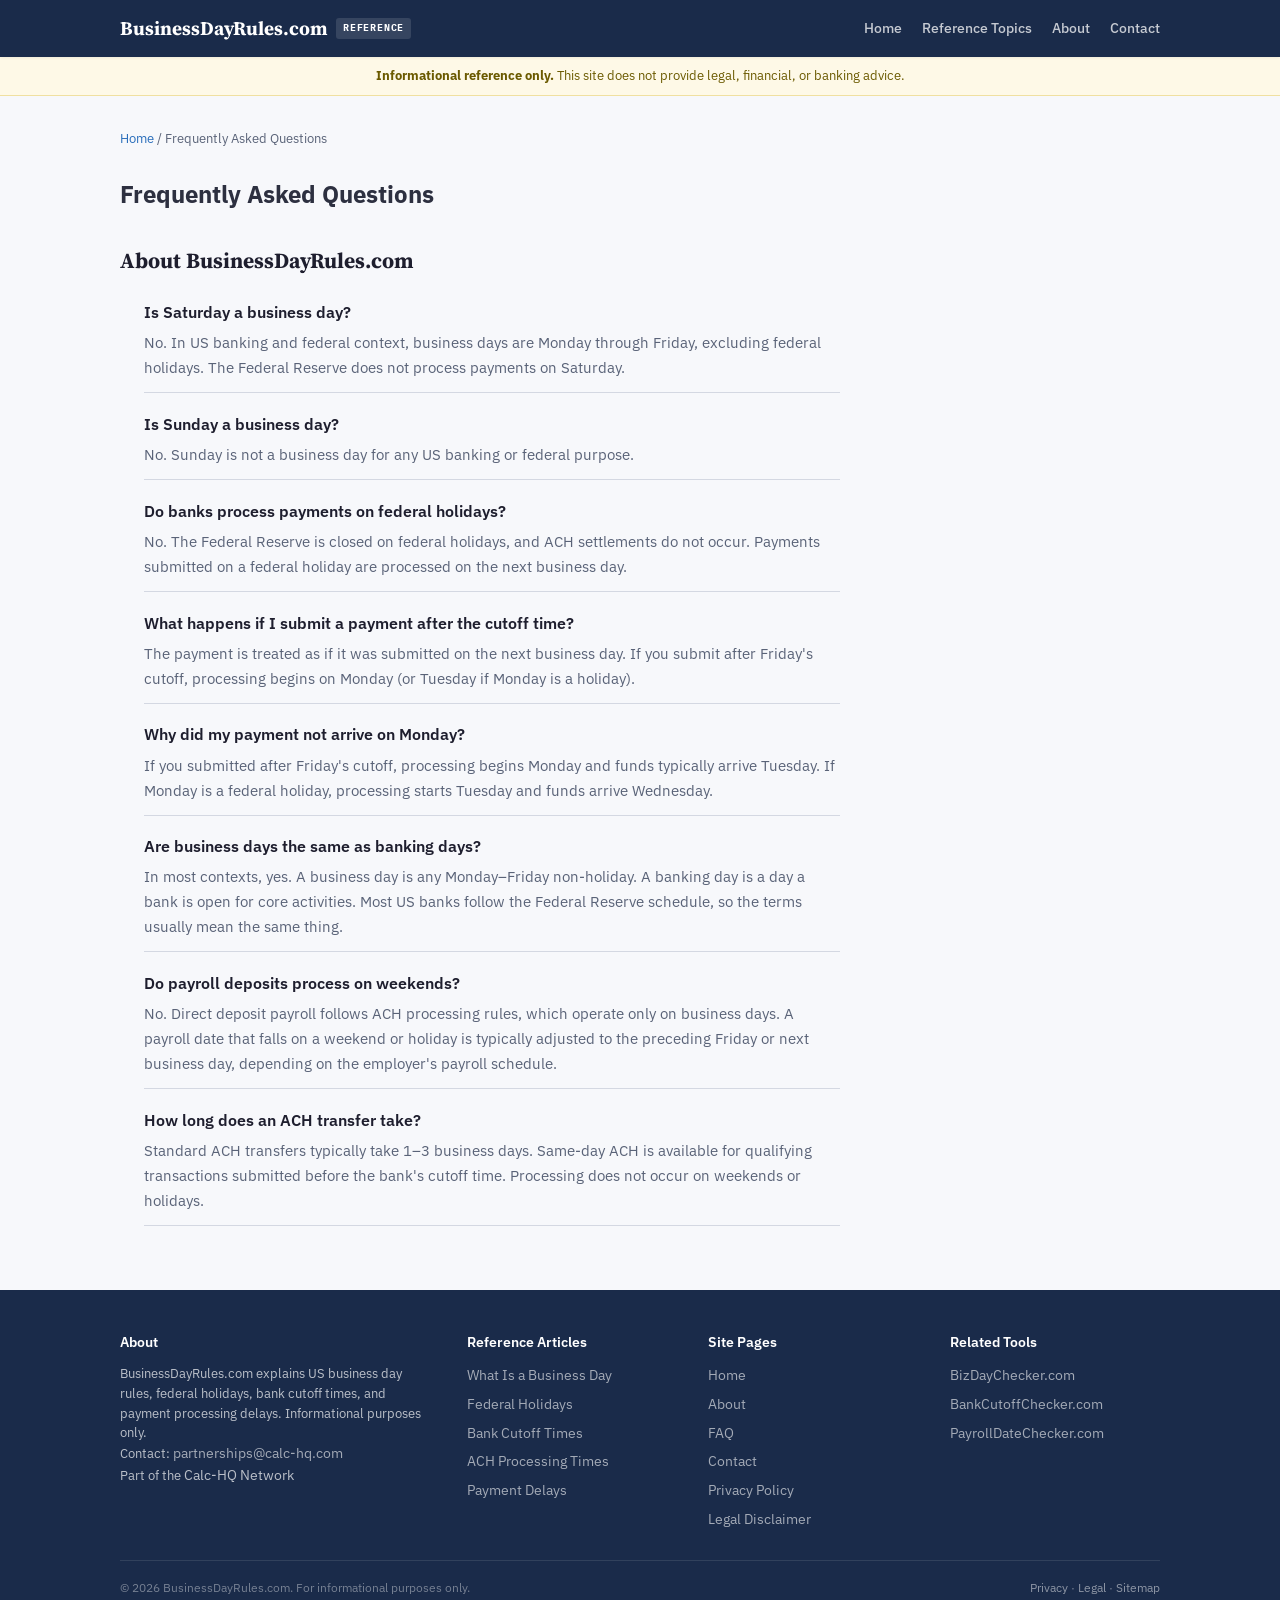
<file: faq.html>
<!DOCTYPE html>
<html lang="en">
<head>
  <meta charset="UTF-8">
  <meta name="viewport" content="width=device-width, initial-scale=1.0">
  <title>Frequently Asked Questions | BusinessDayRules.com</title>
  <meta name="description" content="Common questions about business days, federal holidays, bank cutoff times, and payment processing delays.">
  <link rel="canonical" href="https://businessdayrules.com/faq.html">
  <link rel="icon" type="image/svg+xml" href="favicon.svg">
  <link rel="stylesheet" href="styles.css">
  <script async src="https://pagead2.googlesyndication.com/pagead/js/adsbygoogle.js?client=ca-pub-7744853829365165" crossorigin="anonymous"></script>
</head>
<body>
<header class="site-header"><div class="header-inner"><a href="index.html" class="site-logo">BusinessDayRules.com <span class="logo-badge">Reference</span></a><button class="nav-toggle" aria-label="Toggle navigation" onclick="document.querySelector('.site-nav').classList.toggle('open')">☰</button><nav class="site-nav"><a href="index.html">Home</a><a href="index.html#reference-topics">Reference Topics</a><a href="about.html">About</a><a href="contact.html">Contact</a></nav></div></header>

<div class="disclaimer-bar"><strong>Informational reference only.</strong> This site does not provide legal, financial, or banking advice.</div>

<main class="main-content"><div class="container">
  <nav class="breadcrumb"><a href="index.html">Home</a> / <span>Frequently Asked Questions</span></nav>
  <article class="article-prose" style="max-width:720px;">
    <h1>Frequently Asked Questions</h1>
    
        <h2>About BusinessDayRules.com</h2>
        <ul class="faq-list">
          <li class="faq-item"><div class="faq-q">Is Saturday a business day?</div><div class="faq-a">No. In US banking and federal context, business days are Monday through Friday, excluding federal holidays. The Federal Reserve does not process payments on Saturday.</div></li>
          <li class="faq-item"><div class="faq-q">Is Sunday a business day?</div><div class="faq-a">No. Sunday is not a business day for any US banking or federal purpose.</div></li>
          <li class="faq-item"><div class="faq-q">Do banks process payments on federal holidays?</div><div class="faq-a">No. The Federal Reserve is closed on federal holidays, and ACH settlements do not occur. Payments submitted on a federal holiday are processed on the next business day.</div></li>
          <li class="faq-item"><div class="faq-q">What happens if I submit a payment after the cutoff time?</div><div class="faq-a">The payment is treated as if it was submitted on the next business day. If you submit after Friday's cutoff, processing begins on Monday (or Tuesday if Monday is a holiday).</div></li>
          <li class="faq-item"><div class="faq-q">Why did my payment not arrive on Monday?</div><div class="faq-a">If you submitted after Friday's cutoff, processing begins Monday and funds typically arrive Tuesday. If Monday is a federal holiday, processing starts Tuesday and funds arrive Wednesday.</div></li>
          <li class="faq-item"><div class="faq-q">Are business days the same as banking days?</div><div class="faq-a">In most contexts, yes. A business day is any Monday–Friday non-holiday. A banking day is a day a bank is open for core activities. Most US banks follow the Federal Reserve schedule, so the terms usually mean the same thing.</div></li>
          <li class="faq-item"><div class="faq-q">Do payroll deposits process on weekends?</div><div class="faq-a">No. Direct deposit payroll follows ACH processing rules, which operate only on business days. A payroll date that falls on a weekend or holiday is typically adjusted to the preceding Friday or next business day, depending on the employer's payroll schedule.</div></li>
          <li class="faq-item"><div class="faq-q">How long does an ACH transfer take?</div><div class="faq-a">Standard ACH transfers typically take 1–3 business days. Same-day ACH is available for qualifying transactions submitted before the bank's cutoff time. Processing does not occur on weekends or holidays.</div></li>
        </ul>

  </article>
</div></main>

<footer class="site-footer"><div class="footer-inner"><div class="footer-grid">
  <div class="footer-col"><h4>About</h4><p>BusinessDayRules.com explains US business day rules, federal holidays, bank cutoff times, and payment processing delays. Informational purposes only.</p><p>Contact: <a href="mailto:partnerships@calc-hq.com" style="color:rgba(255,255,255,0.6)">partnerships@calc-hq.com</a></p><span class="footer-resource-link">Part of the <a href="https://calc-hq.com" target="_blank" rel="noopener noreferrer">Calc-HQ Network</a></span></div>
  <div class="footer-col"><h4>Reference Articles</h4><ul><li><a href="what-is-a-business-day.html">What Is a Business Day</a></li><li><a href="federal-holidays-business-days.html">Federal Holidays</a></li><li><a href="bank-cutoff-times-explained.html">Bank Cutoff Times</a></li><li><a href="ach-processing-times.html">ACH Processing Times</a></li><li><a href="weekend-holiday-payment-delays.html">Payment Delays</a></li></ul></div>
  <div class="footer-col"><h4>Site Pages</h4><ul><li><a href="index.html">Home</a></li><li><a href="about.html">About</a></li><li><a href="faq.html">FAQ</a></li><li><a href="contact.html">Contact</a></li><li><a href="privacy.html">Privacy Policy</a></li><li><a href="legal.html">Legal Disclaimer</a></li></ul></div>
  <div class="footer-col"><h4>Related Tools</h4><ul id="footer-related-tools-list"><li><span style="color:rgba(255,255,255,0.3);font-size:0.82rem">Loading…</span></li></ul></div>
</div><div class="footer-bottom"><span>© 2026 BusinessDayRules.com. For informational purposes only.</span><span><a href="privacy.html">Privacy</a> · <a href="legal.html">Legal</a> · <a href="sitemap.xml">Sitemap</a></span></div></div></footer>
<script src="network.js"></script>
</body></html>
</file>
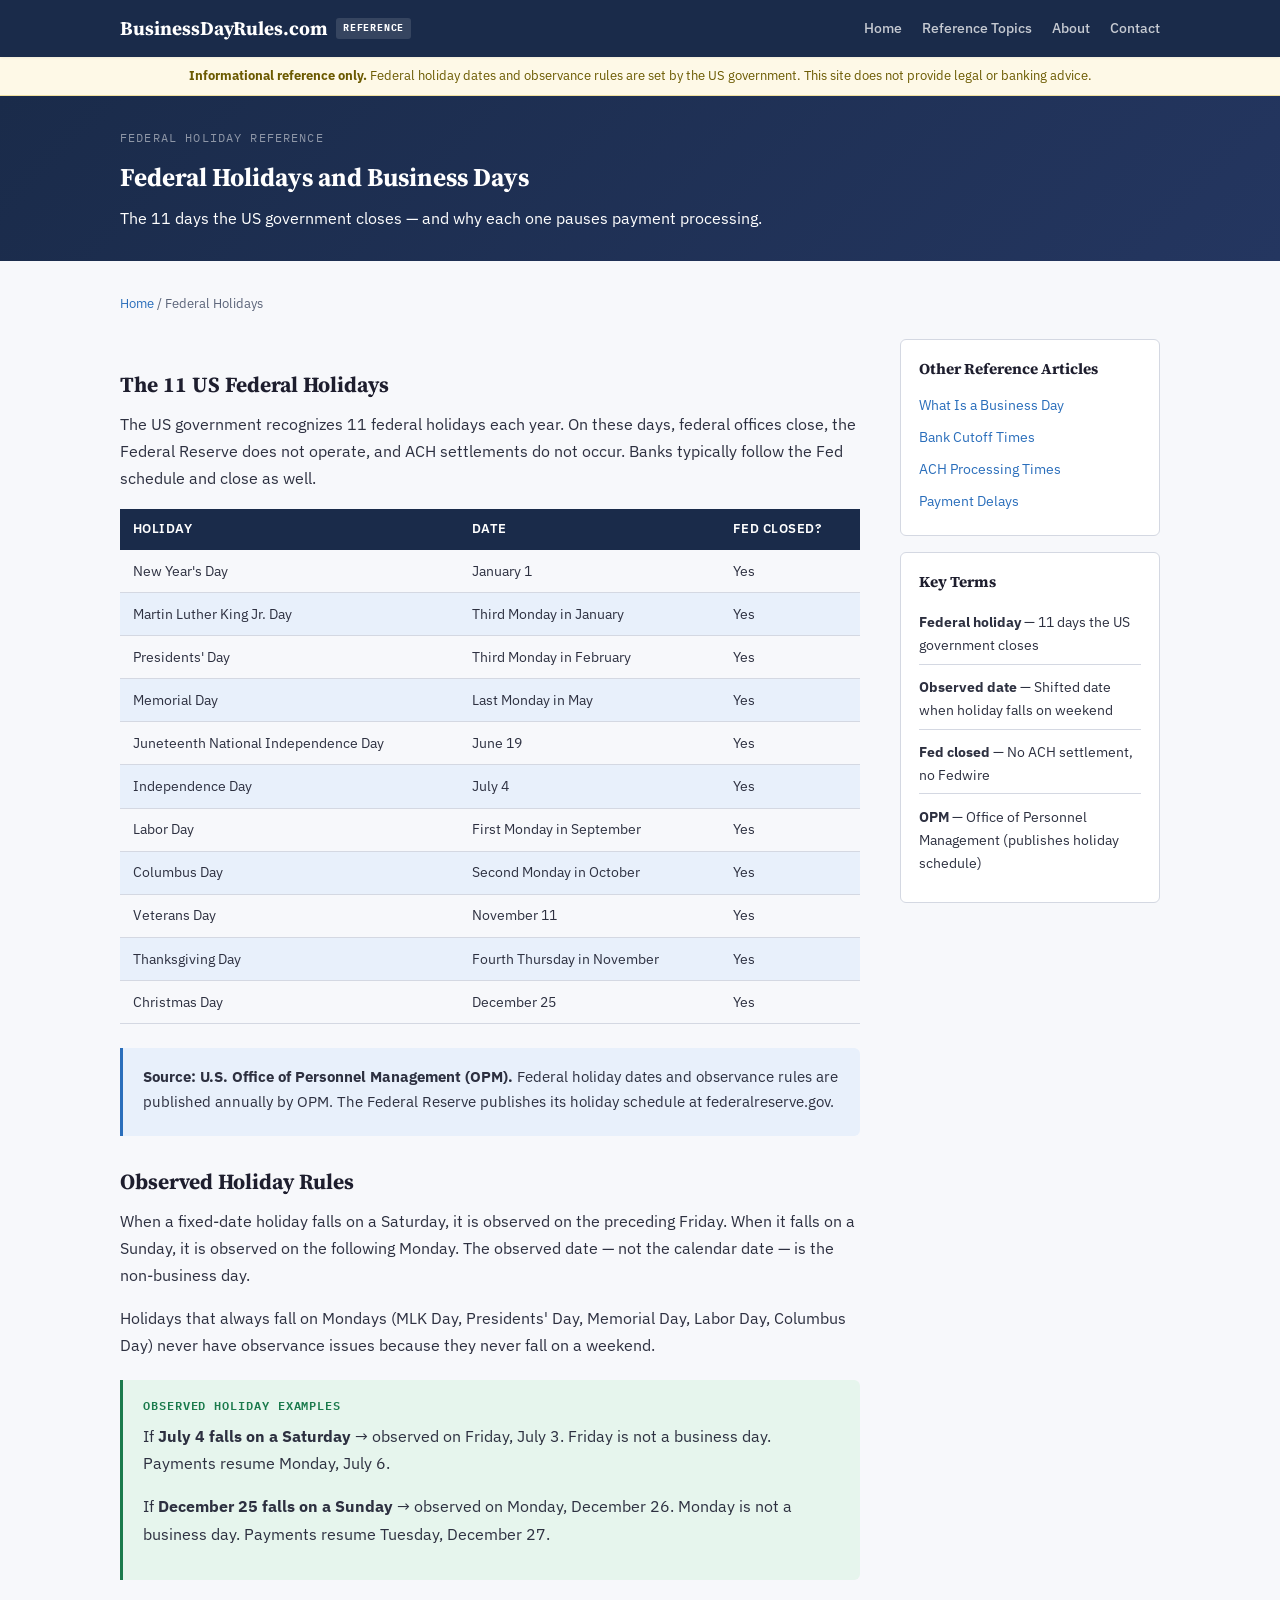
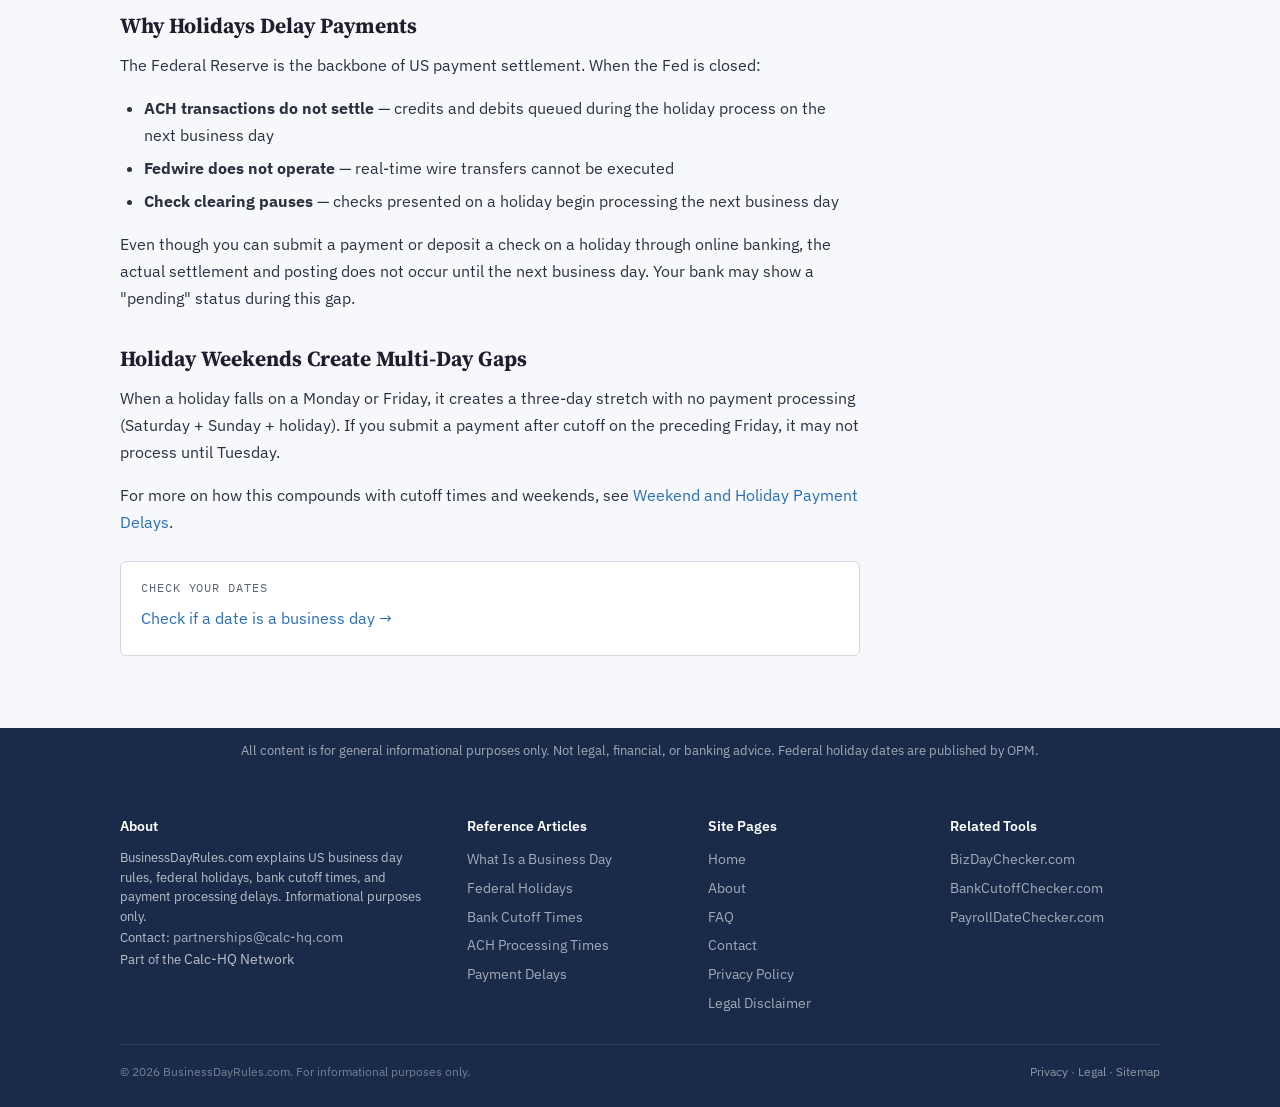
<file: federal-holidays-business-days.html>
<!DOCTYPE html>
<html lang="en">
<head>
  <meta charset="UTF-8">
  <meta name="viewport" content="width=device-width, initial-scale=1.0">
  <title>US Federal Holidays and Business Days | BusinessDayRules.com</title>
  <meta name="description" content="The 11 US federal holidays, observed holiday rules, and why federal holidays delay banking, ACH processing, and payment settlement.">
  <link rel="canonical" href="https://businessdayrules.com/federal-holidays-business-days.html">
  <link rel="icon" type="image/svg+xml" href="favicon.svg">
  <link rel="stylesheet" href="styles.css">
  <script async src="https://pagead2.googlesyndication.com/pagead/js/adsbygoogle.js?client=ca-pub-7744853829365165" crossorigin="anonymous"></script>
  <script type="application/ld+json">
{"@context":"https://schema.org","@type":"Article","headline":"US Federal Holidays and Business Days","description":"The 11 US federal holidays, observed holiday rules, and why holidays delay payments.","url":"https://businessdayrules.com/federal-holidays-business-days.html","mainEntityOfPage":{"@type":"WebPage","@id":"https://businessdayrules.com/federal-holidays-business-days.html"},"author":{"@type":"Organization","name":"BusinessDayRules.com","url":"https://businessdayrules.com"},"publisher":{"@type":"Organization","name":"BusinessDayRules.com","url":"https://businessdayrules.com","logo":{"@type":"ImageObject","url":"https://businessdayrules.com/favicon.svg"}},"isPartOf":{"@type":"WebSite","name":"BusinessDayRules.com","url":"https://businessdayrules.com"}}
  </script>
</head>
<body>
<header class="site-header"><div class="header-inner"><a href="index.html" class="site-logo">BusinessDayRules.com <span class="logo-badge">Reference</span></a><button class="nav-toggle" aria-label="Toggle navigation" onclick="document.querySelector('.site-nav').classList.toggle('open')">☰</button><nav class="site-nav"><a href="index.html">Home</a><a href="index.html#reference-topics">Reference Topics</a><a href="about.html">About</a><a href="contact.html">Contact</a></nav></div></header>
<div class="disclaimer-bar"><strong>Informational reference only.</strong> Federal holiday dates and observance rules are set by the US government. This site does not provide legal or banking advice.</div>

<section class="page-hero-sm"><div class="container">
  <div style="font-family:var(--font-mono);font-size:0.72rem;color:rgba(255,255,255,0.5);text-transform:uppercase;letter-spacing:0.1em;margin-bottom:0.5rem;">Federal Holiday Reference</div>
  <h1>Federal Holidays and Business Days</h1>
  <p>The 11 days the US government closes — and why each one pauses payment processing.</p>
</div></section>

<main class="main-content"><div class="container">
  <nav class="breadcrumb"><a href="index.html">Home</a> / <span>Federal Holidays</span></nav>
  <div class="layout-with-sidebar">
    <article class="article-prose">

      <h2>The 11 US Federal Holidays</h2>
      <p>The US government recognizes 11 federal holidays each year. On these days, federal offices close, the Federal Reserve does not operate, and ACH settlements do not occur. Banks typically follow the Fed schedule and close as well.</p>

      <div class="ref-table-wrap">
        <table>
          <thead><tr><th>Holiday</th><th>Date</th><th>Fed Closed?</th></tr></thead>
          <tbody>
            <tr><td>New Year's Day</td><td>January 1</td><td>Yes</td></tr>
            <tr><td>Martin Luther King Jr. Day</td><td>Third Monday in January</td><td>Yes</td></tr>
            <tr><td>Presidents' Day</td><td>Third Monday in February</td><td>Yes</td></tr>
            <tr><td>Memorial Day</td><td>Last Monday in May</td><td>Yes</td></tr>
            <tr><td>Juneteenth National Independence Day</td><td>June 19</td><td>Yes</td></tr>
            <tr><td>Independence Day</td><td>July 4</td><td>Yes</td></tr>
            <tr><td>Labor Day</td><td>First Monday in September</td><td>Yes</td></tr>
            <tr><td>Columbus Day</td><td>Second Monday in October</td><td>Yes</td></tr>
            <tr><td>Veterans Day</td><td>November 11</td><td>Yes</td></tr>
            <tr><td>Thanksgiving Day</td><td>Fourth Thursday in November</td><td>Yes</td></tr>
            <tr><td>Christmas Day</td><td>December 25</td><td>Yes</td></tr>
          </tbody>
        </table>
      </div>

      <div class="info-box">
        <p><strong>Source: U.S. Office of Personnel Management (OPM).</strong> Federal holiday dates and observance rules are published annually by OPM. The Federal Reserve publishes its holiday schedule at federalreserve.gov.</p>
      </div>

      <h2>Observed Holiday Rules</h2>
      <p>When a fixed-date holiday falls on a Saturday, it is observed on the preceding Friday. When it falls on a Sunday, it is observed on the following Monday. The observed date — not the calendar date — is the non-business day.</p>
      <p>Holidays that always fall on Mondays (MLK Day, Presidents' Day, Memorial Day, Labor Day, Columbus Day) never have observance issues because they never fall on a weekend.</p>

      <div class="example-block">
        <div class="example-label">Observed Holiday Examples</div>
        <p>If <strong>July 4 falls on a Saturday</strong> → observed on Friday, July 3. Friday is not a business day. Payments resume Monday, July 6.</p>
        <p>If <strong>December 25 falls on a Sunday</strong> → observed on Monday, December 26. Monday is not a business day. Payments resume Tuesday, December 27.</p>
      </div>

      <h2>Why Holidays Delay Payments</h2>
      <p>The Federal Reserve is the backbone of US payment settlement. When the Fed is closed:</p>
      <ul>
        <li><strong>ACH transactions do not settle</strong> — credits and debits queued during the holiday process on the next business day</li>
        <li><strong>Fedwire does not operate</strong> — real-time wire transfers cannot be executed</li>
        <li><strong>Check clearing pauses</strong> — checks presented on a holiday begin processing the next business day</li>
      </ul>
      <p>Even though you can submit a payment or deposit a check on a holiday through online banking, the actual settlement and posting does not occur until the next business day. Your bank may show a "pending" status during this gap.</p>

      <h2>Holiday Weekends Create Multi-Day Gaps</h2>
      <p>When a holiday falls on a Monday or Friday, it creates a three-day stretch with no payment processing (Saturday + Sunday + holiday). If you submit a payment after cutoff on the preceding Friday, it may not process until Tuesday.</p>
      <p>For more on how this compounds with cutoff times and weekends, see <a href="weekend-holiday-payment-delays.html">Weekend and Holiday Payment Delays</a>.</p>

      <div class="calc-links">
        <div class="calc-links-label">Check your dates</div>
        <ul>
          <li><a href="https://bizdaychecker.com" target="_blank" rel="noopener noreferrer">Check if a date is a business day →</a></li>
        </ul>
      </div>

    </article>
    <aside>
      <div class="sidebar-box"><h4>Other Reference Articles</h4><ul>
        <li><a href="what-is-a-business-day.html">What Is a Business Day</a></li>
        <li><a href="bank-cutoff-times-explained.html">Bank Cutoff Times</a></li>
        <li><a href="ach-processing-times.html">ACH Processing Times</a></li>
        <li><a href="weekend-holiday-payment-delays.html">Payment Delays</a></li>
      </ul></div>
      <div class="sidebar-box" style="margin-top:1rem;"><h4>Key Terms</h4><ul>
        <li style="border-bottom:1px solid var(--rule-line);padding:0.4rem 0;font-size:0.85rem;"><strong>Federal holiday</strong> — 11 days the US government closes</li>
        <li style="border-bottom:1px solid var(--rule-line);padding:0.4rem 0;font-size:0.85rem;"><strong>Observed date</strong> — Shifted date when holiday falls on weekend</li>
        <li style="border-bottom:1px solid var(--rule-line);padding:0.4rem 0;font-size:0.85rem;"><strong>Fed closed</strong> — No ACH settlement, no Fedwire</li>
        <li style="padding:0.4rem 0;font-size:0.85rem;"><strong>OPM</strong> — Office of Personnel Management (publishes holiday schedule)</li>
      </ul></div>
    </aside>
  </div>
</div></main>

<div class="trust-strip">All content is for general informational purposes only. Not legal, financial, or banking advice. Federal holiday dates are published by OPM.</div>

<footer class="site-footer"><div class="footer-inner"><div class="footer-grid">
  <div class="footer-col"><h4>About</h4><p>BusinessDayRules.com explains US business day rules, federal holidays, bank cutoff times, and payment processing delays. Informational purposes only.</p><p>Contact: <a href="mailto:partnerships@calc-hq.com" style="color:rgba(255,255,255,0.6)">partnerships@calc-hq.com</a></p><span class="footer-resource-link">Part of the <a href="https://calc-hq.com" target="_blank" rel="noopener noreferrer">Calc-HQ Network</a></span></div>
  <div class="footer-col"><h4>Reference Articles</h4><ul><li><a href="what-is-a-business-day.html">What Is a Business Day</a></li><li><a href="federal-holidays-business-days.html">Federal Holidays</a></li><li><a href="bank-cutoff-times-explained.html">Bank Cutoff Times</a></li><li><a href="ach-processing-times.html">ACH Processing Times</a></li><li><a href="weekend-holiday-payment-delays.html">Payment Delays</a></li></ul></div>
  <div class="footer-col"><h4>Site Pages</h4><ul><li><a href="index.html">Home</a></li><li><a href="about.html">About</a></li><li><a href="faq.html">FAQ</a></li><li><a href="contact.html">Contact</a></li><li><a href="privacy.html">Privacy Policy</a></li><li><a href="legal.html">Legal Disclaimer</a></li></ul></div>
  <div class="footer-col"><h4>Related Tools</h4><ul id="footer-related-tools-list"><li><span style="color:rgba(255,255,255,0.3);font-size:0.82rem">Loading…</span></li></ul></div>
</div><div class="footer-bottom"><span>© 2026 BusinessDayRules.com. For informational purposes only.</span><span><a href="privacy.html">Privacy</a> · <a href="legal.html">Legal</a> · <a href="sitemap.xml">Sitemap</a></span></div></div></footer>
<script src="network.js"></script>
</body></html>
</file>
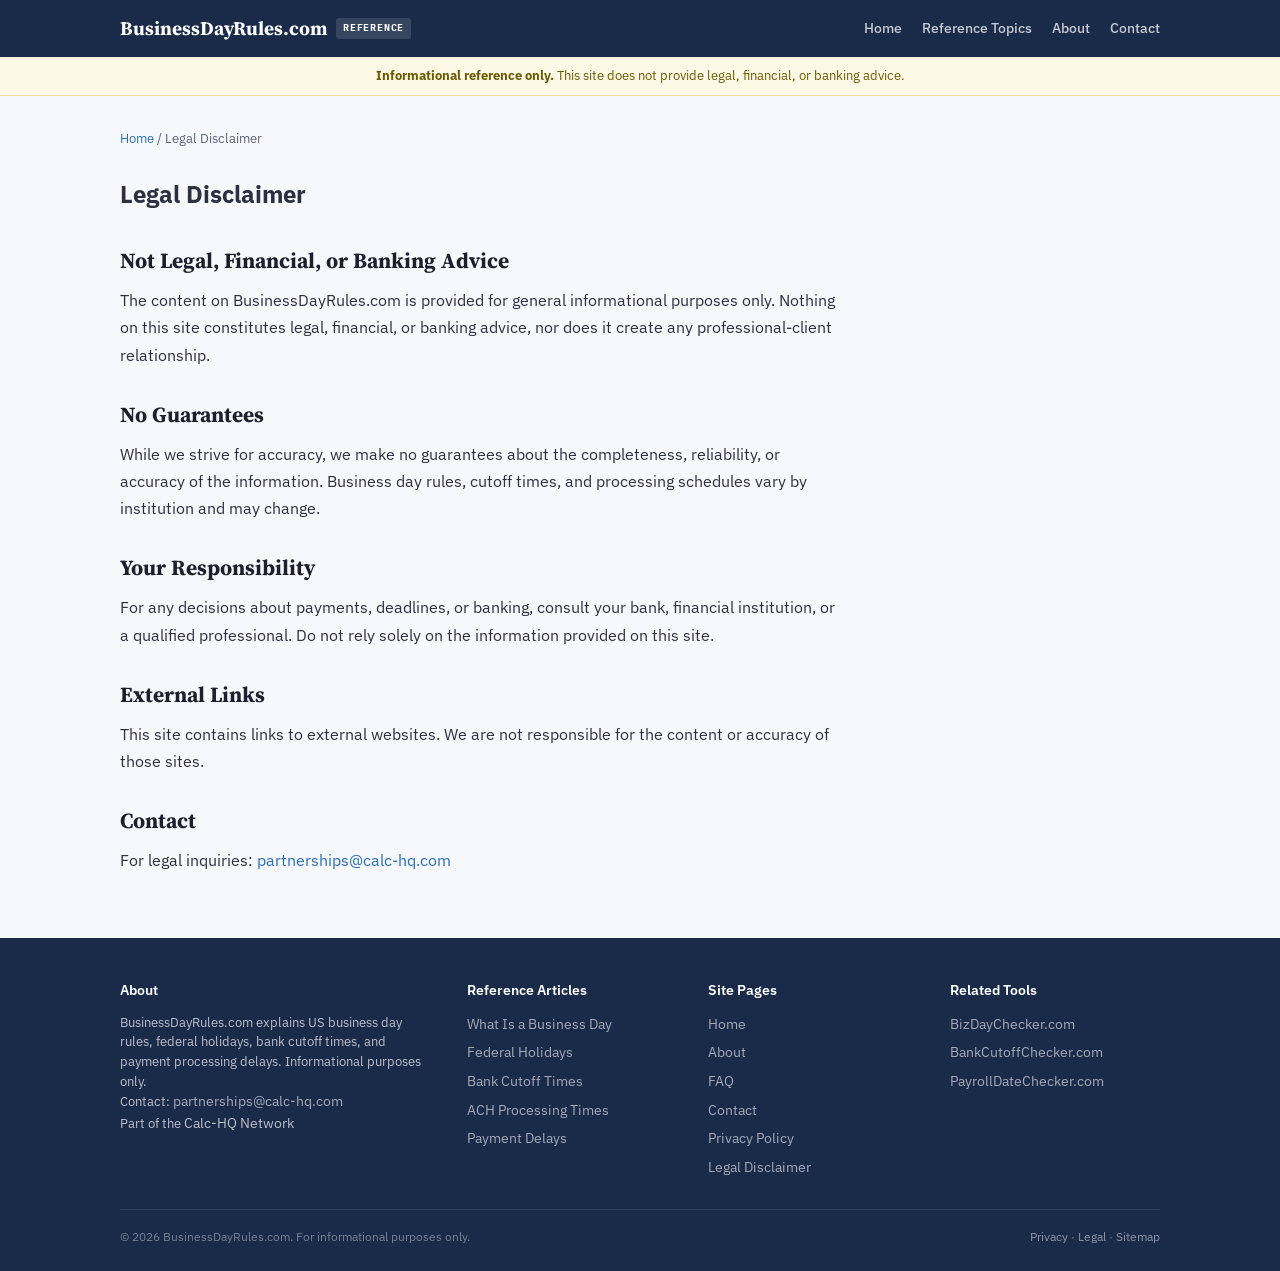
<file: legal.html>
<!DOCTYPE html>
<html lang="en">
<head>
  <meta charset="UTF-8">
  <meta name="viewport" content="width=device-width, initial-scale=1.0">
  <title>Legal Disclaimer | BusinessDayRules.com</title>
  <meta name="description" content="Legal disclaimer for BusinessDayRules.com.">
  <link rel="canonical" href="https://businessdayrules.com/legal.html">
  <link rel="icon" type="image/svg+xml" href="favicon.svg">
  <link rel="stylesheet" href="styles.css">
  <script async src="https://pagead2.googlesyndication.com/pagead/js/adsbygoogle.js?client=ca-pub-7744853829365165" crossorigin="anonymous"></script>
</head>
<body>
<header class="site-header"><div class="header-inner"><a href="index.html" class="site-logo">BusinessDayRules.com <span class="logo-badge">Reference</span></a><button class="nav-toggle" aria-label="Toggle navigation" onclick="document.querySelector('.site-nav').classList.toggle('open')">☰</button><nav class="site-nav"><a href="index.html">Home</a><a href="index.html#reference-topics">Reference Topics</a><a href="about.html">About</a><a href="contact.html">Contact</a></nav></div></header>

<div class="disclaimer-bar"><strong>Informational reference only.</strong> This site does not provide legal, financial, or banking advice.</div>

<main class="main-content"><div class="container">
  <nav class="breadcrumb"><a href="index.html">Home</a> / <span>Legal Disclaimer</span></nav>
  <article class="article-prose" style="max-width:720px;">
    <h1>Legal Disclaimer</h1>
    
        <h2>Not Legal, Financial, or Banking Advice</h2>
        <p>The content on BusinessDayRules.com is provided for general informational purposes only. Nothing on this site constitutes legal, financial, or banking advice, nor does it create any professional-client relationship.</p>
        <h2>No Guarantees</h2>
        <p>While we strive for accuracy, we make no guarantees about the completeness, reliability, or accuracy of the information. Business day rules, cutoff times, and processing schedules vary by institution and may change.</p>
        <h2>Your Responsibility</h2>
        <p>For any decisions about payments, deadlines, or banking, consult your bank, financial institution, or a qualified professional. Do not rely solely on the information provided on this site.</p>
        <h2>External Links</h2>
        <p>This site contains links to external websites. We are not responsible for the content or accuracy of those sites.</p>
        <h2>Contact</h2>
        <p>For legal inquiries: <a href="mailto:partnerships@calc-hq.com">partnerships@calc-hq.com</a></p>

  </article>
</div></main>

<footer class="site-footer"><div class="footer-inner"><div class="footer-grid">
  <div class="footer-col"><h4>About</h4><p>BusinessDayRules.com explains US business day rules, federal holidays, bank cutoff times, and payment processing delays. Informational purposes only.</p><p>Contact: <a href="mailto:partnerships@calc-hq.com" style="color:rgba(255,255,255,0.6)">partnerships@calc-hq.com</a></p><span class="footer-resource-link">Part of the <a href="https://calc-hq.com" target="_blank" rel="noopener noreferrer">Calc-HQ Network</a></span></div>
  <div class="footer-col"><h4>Reference Articles</h4><ul><li><a href="what-is-a-business-day.html">What Is a Business Day</a></li><li><a href="federal-holidays-business-days.html">Federal Holidays</a></li><li><a href="bank-cutoff-times-explained.html">Bank Cutoff Times</a></li><li><a href="ach-processing-times.html">ACH Processing Times</a></li><li><a href="weekend-holiday-payment-delays.html">Payment Delays</a></li></ul></div>
  <div class="footer-col"><h4>Site Pages</h4><ul><li><a href="index.html">Home</a></li><li><a href="about.html">About</a></li><li><a href="faq.html">FAQ</a></li><li><a href="contact.html">Contact</a></li><li><a href="privacy.html">Privacy Policy</a></li><li><a href="legal.html">Legal Disclaimer</a></li></ul></div>
  <div class="footer-col"><h4>Related Tools</h4><ul id="footer-related-tools-list"><li><span style="color:rgba(255,255,255,0.3);font-size:0.82rem">Loading…</span></li></ul></div>
</div><div class="footer-bottom"><span>© 2026 BusinessDayRules.com. For informational purposes only.</span><span><a href="privacy.html">Privacy</a> · <a href="legal.html">Legal</a> · <a href="sitemap.xml">Sitemap</a></span></div></div></footer>
<script src="network.js"></script>
</body></html>
</file>
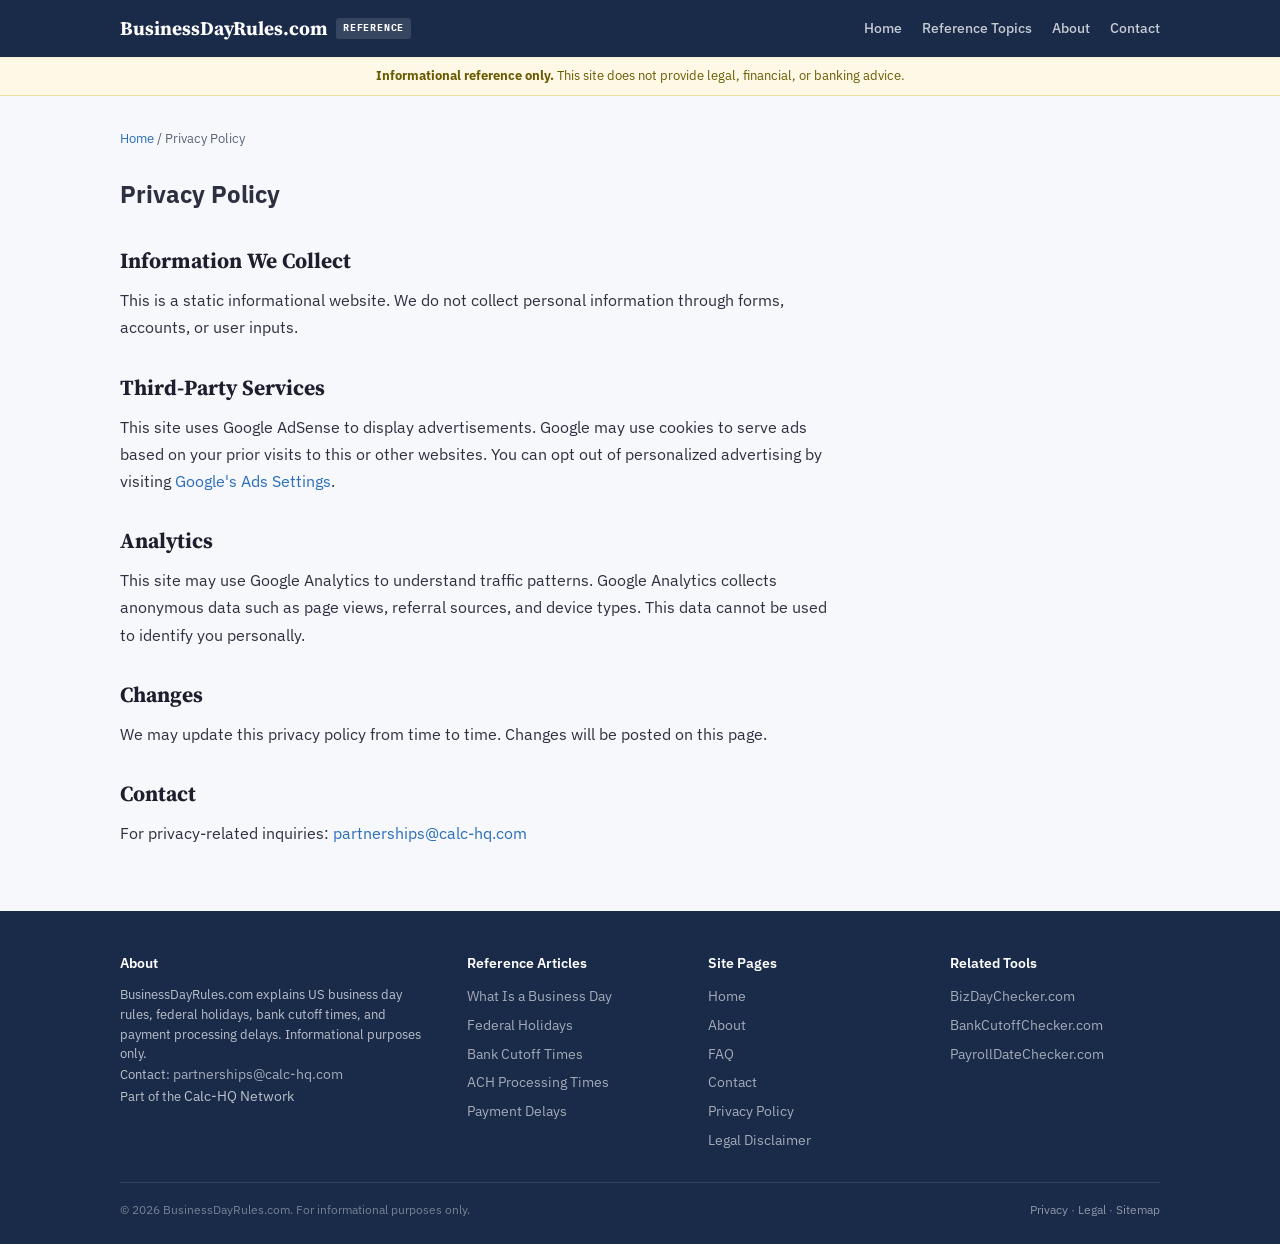
<file: privacy.html>
<!DOCTYPE html>
<html lang="en">
<head>
  <meta charset="UTF-8">
  <meta name="viewport" content="width=device-width, initial-scale=1.0">
  <title>Privacy Policy | BusinessDayRules.com</title>
  <meta name="description" content="Privacy policy for BusinessDayRules.com.">
  <link rel="canonical" href="https://businessdayrules.com/privacy.html">
  <link rel="icon" type="image/svg+xml" href="favicon.svg">
  <link rel="stylesheet" href="styles.css">
  <script async src="https://pagead2.googlesyndication.com/pagead/js/adsbygoogle.js?client=ca-pub-7744853829365165" crossorigin="anonymous"></script>
</head>
<body>
<header class="site-header"><div class="header-inner"><a href="index.html" class="site-logo">BusinessDayRules.com <span class="logo-badge">Reference</span></a><button class="nav-toggle" aria-label="Toggle navigation" onclick="document.querySelector('.site-nav').classList.toggle('open')">☰</button><nav class="site-nav"><a href="index.html">Home</a><a href="index.html#reference-topics">Reference Topics</a><a href="about.html">About</a><a href="contact.html">Contact</a></nav></div></header>

<div class="disclaimer-bar"><strong>Informational reference only.</strong> This site does not provide legal, financial, or banking advice.</div>

<main class="main-content"><div class="container">
  <nav class="breadcrumb"><a href="index.html">Home</a> / <span>Privacy Policy</span></nav>
  <article class="article-prose" style="max-width:720px;">
    <h1>Privacy Policy</h1>
    
        <h2>Information We Collect</h2>
        <p>This is a static informational website. We do not collect personal information through forms, accounts, or user inputs.</p>
        <h2>Third-Party Services</h2>
        <p>This site uses Google AdSense to display advertisements. Google may use cookies to serve ads based on your prior visits to this or other websites. You can opt out of personalized advertising by visiting <a href="https://www.google.com/settings/ads" target="_blank" rel="noopener noreferrer">Google's Ads Settings</a>.</p>
        <h2>Analytics</h2>
        <p>This site may use Google Analytics to understand traffic patterns. Google Analytics collects anonymous data such as page views, referral sources, and device types. This data cannot be used to identify you personally.</p>
        <h2>Changes</h2>
        <p>We may update this privacy policy from time to time. Changes will be posted on this page.</p>
        <h2>Contact</h2>
        <p>For privacy-related inquiries: <a href="mailto:partnerships@calc-hq.com">partnerships@calc-hq.com</a></p>

  </article>
</div></main>

<footer class="site-footer"><div class="footer-inner"><div class="footer-grid">
  <div class="footer-col"><h4>About</h4><p>BusinessDayRules.com explains US business day rules, federal holidays, bank cutoff times, and payment processing delays. Informational purposes only.</p><p>Contact: <a href="mailto:partnerships@calc-hq.com" style="color:rgba(255,255,255,0.6)">partnerships@calc-hq.com</a></p><span class="footer-resource-link">Part of the <a href="https://calc-hq.com" target="_blank" rel="noopener noreferrer">Calc-HQ Network</a></span></div>
  <div class="footer-col"><h4>Reference Articles</h4><ul><li><a href="what-is-a-business-day.html">What Is a Business Day</a></li><li><a href="federal-holidays-business-days.html">Federal Holidays</a></li><li><a href="bank-cutoff-times-explained.html">Bank Cutoff Times</a></li><li><a href="ach-processing-times.html">ACH Processing Times</a></li><li><a href="weekend-holiday-payment-delays.html">Payment Delays</a></li></ul></div>
  <div class="footer-col"><h4>Site Pages</h4><ul><li><a href="index.html">Home</a></li><li><a href="about.html">About</a></li><li><a href="faq.html">FAQ</a></li><li><a href="contact.html">Contact</a></li><li><a href="privacy.html">Privacy Policy</a></li><li><a href="legal.html">Legal Disclaimer</a></li></ul></div>
  <div class="footer-col"><h4>Related Tools</h4><ul id="footer-related-tools-list"><li><span style="color:rgba(255,255,255,0.3);font-size:0.82rem">Loading…</span></li></ul></div>
</div><div class="footer-bottom"><span>© 2026 BusinessDayRules.com. For informational purposes only.</span><span><a href="privacy.html">Privacy</a> · <a href="legal.html">Legal</a> · <a href="sitemap.xml">Sitemap</a></span></div></div></footer>
<script src="network.js"></script>
</body></html>
</file>
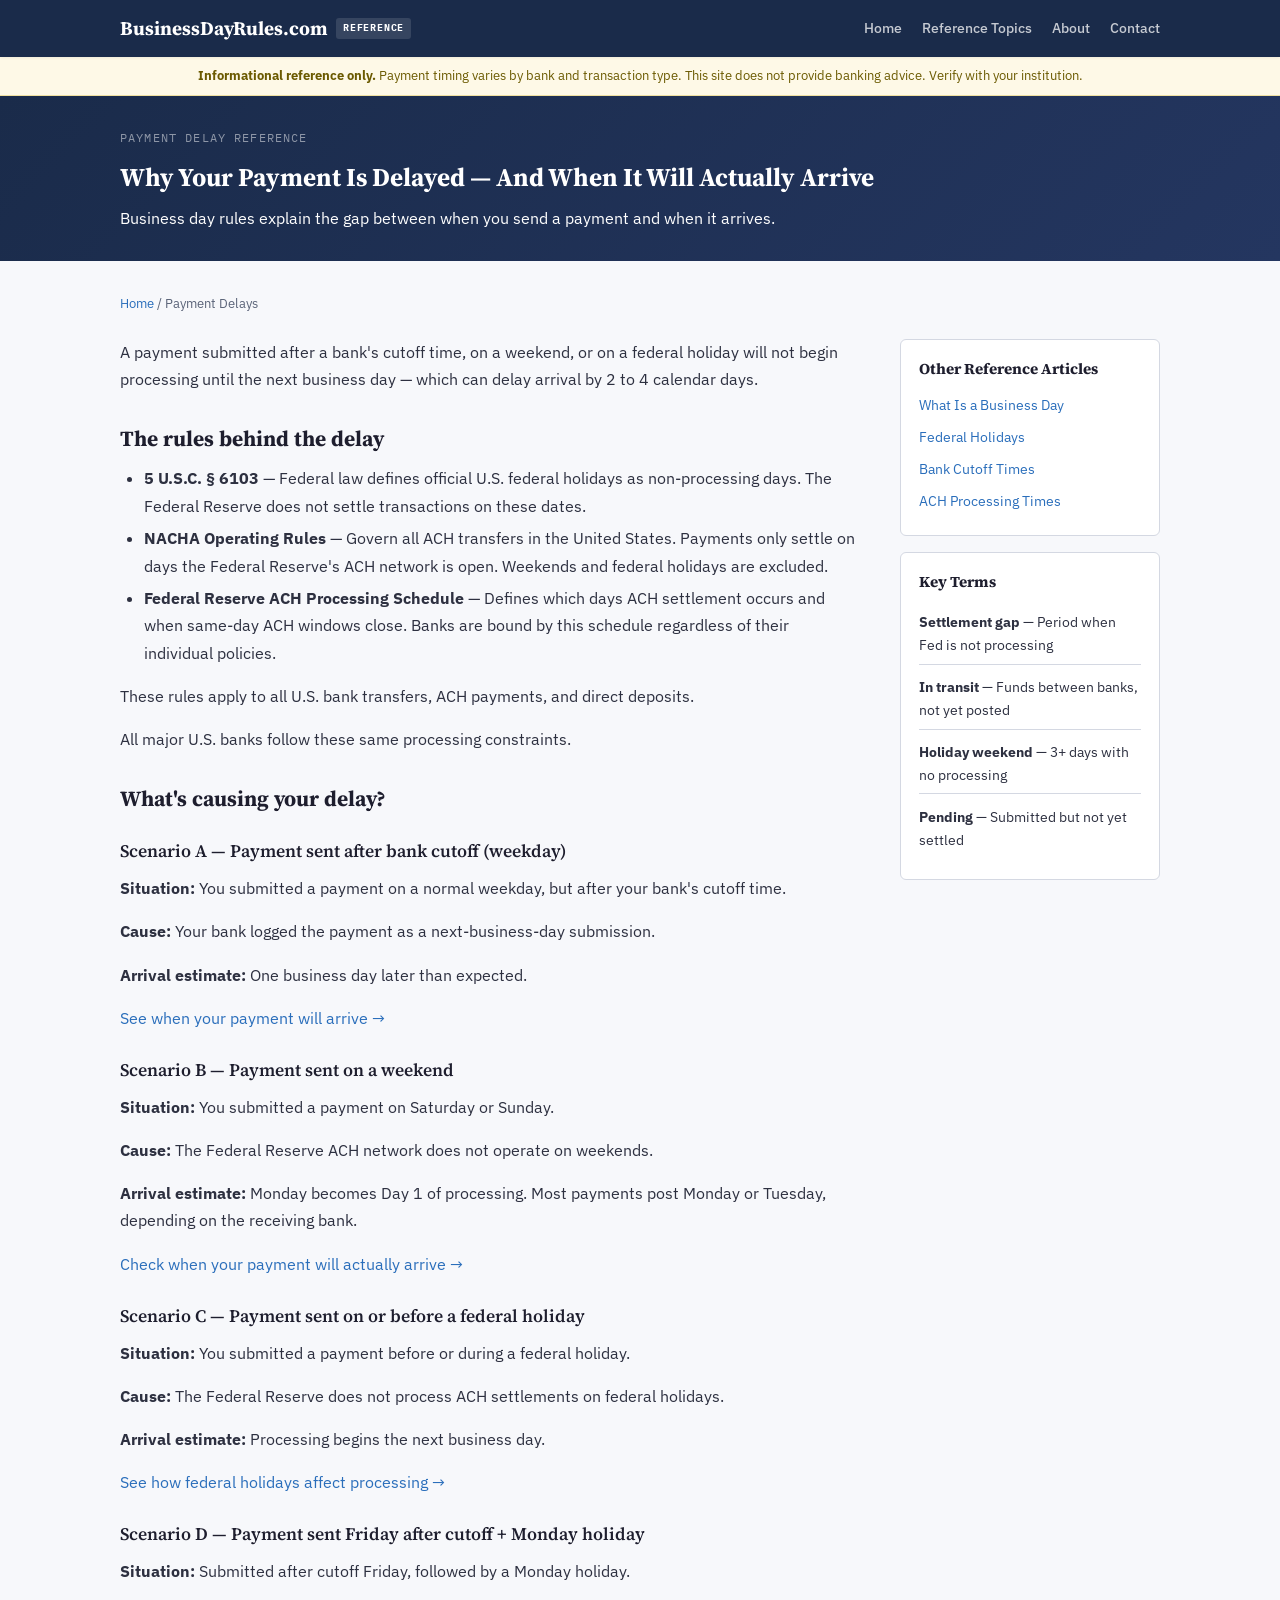
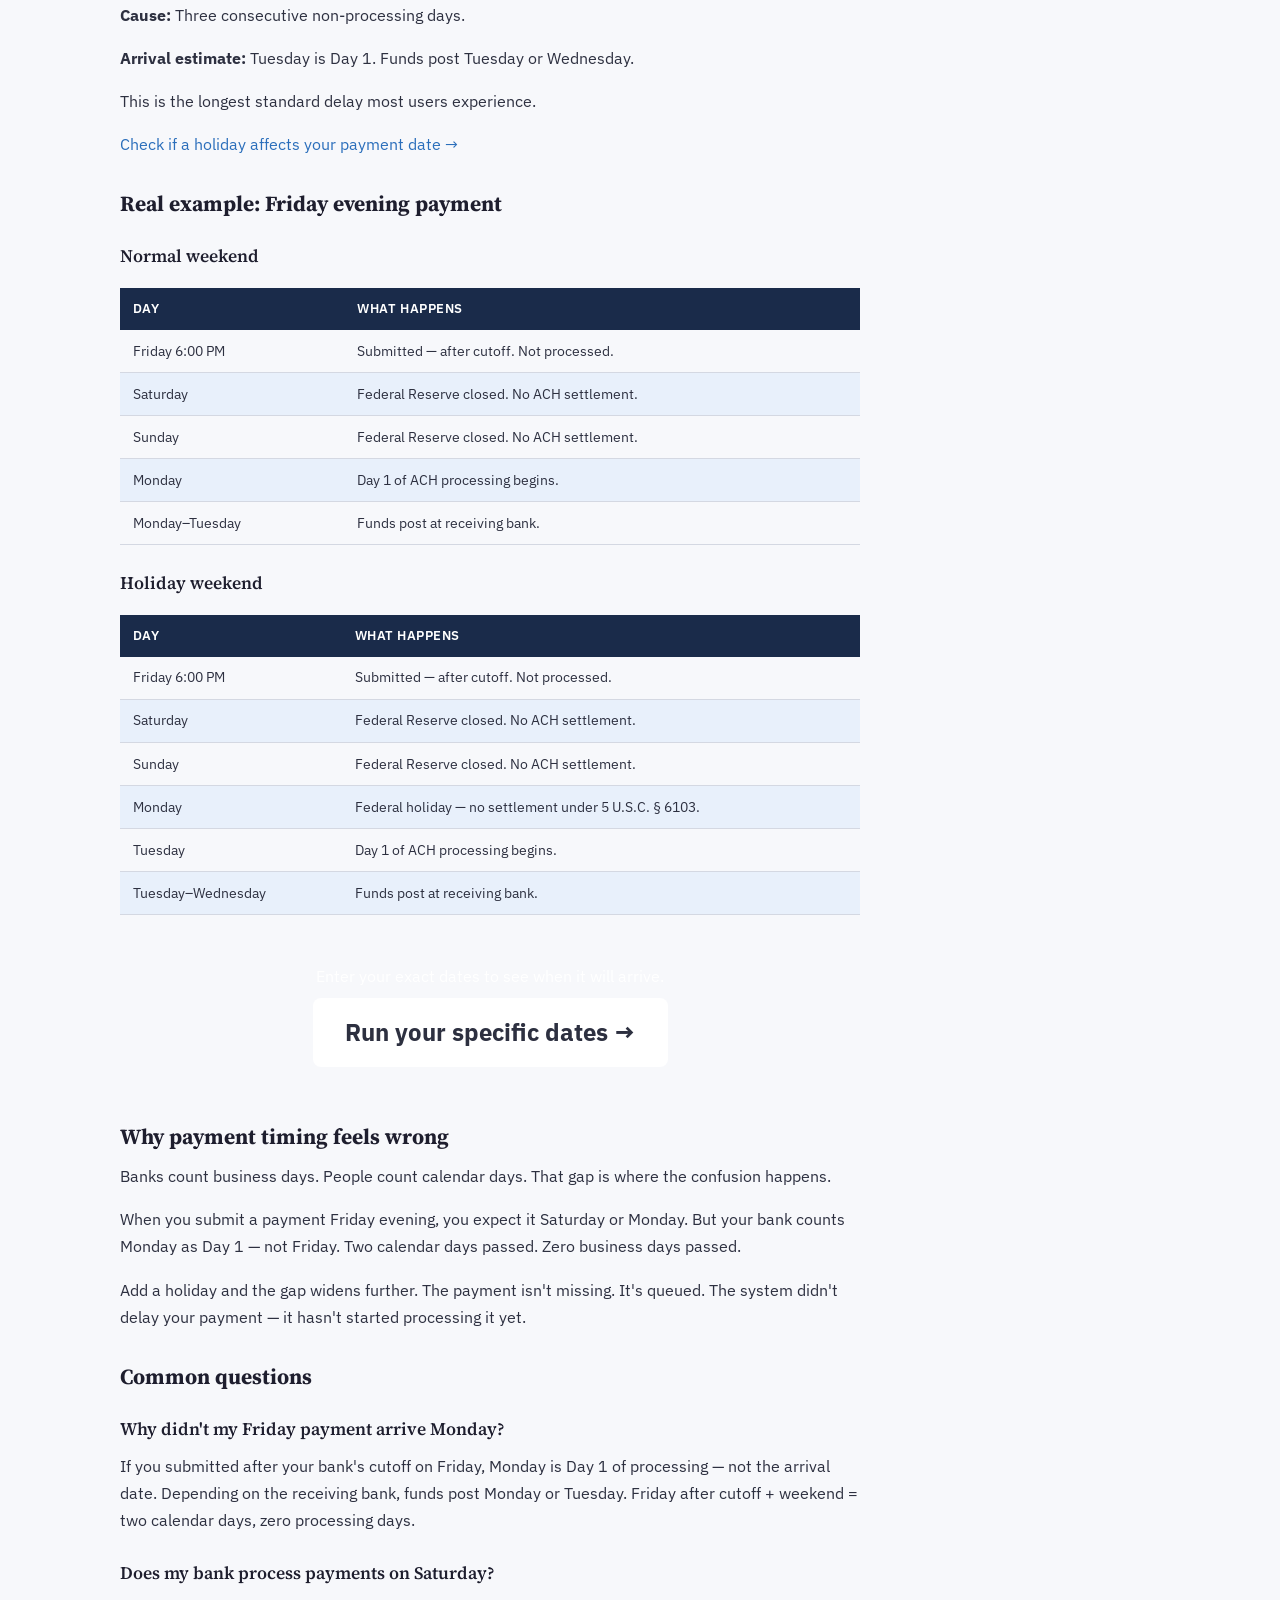
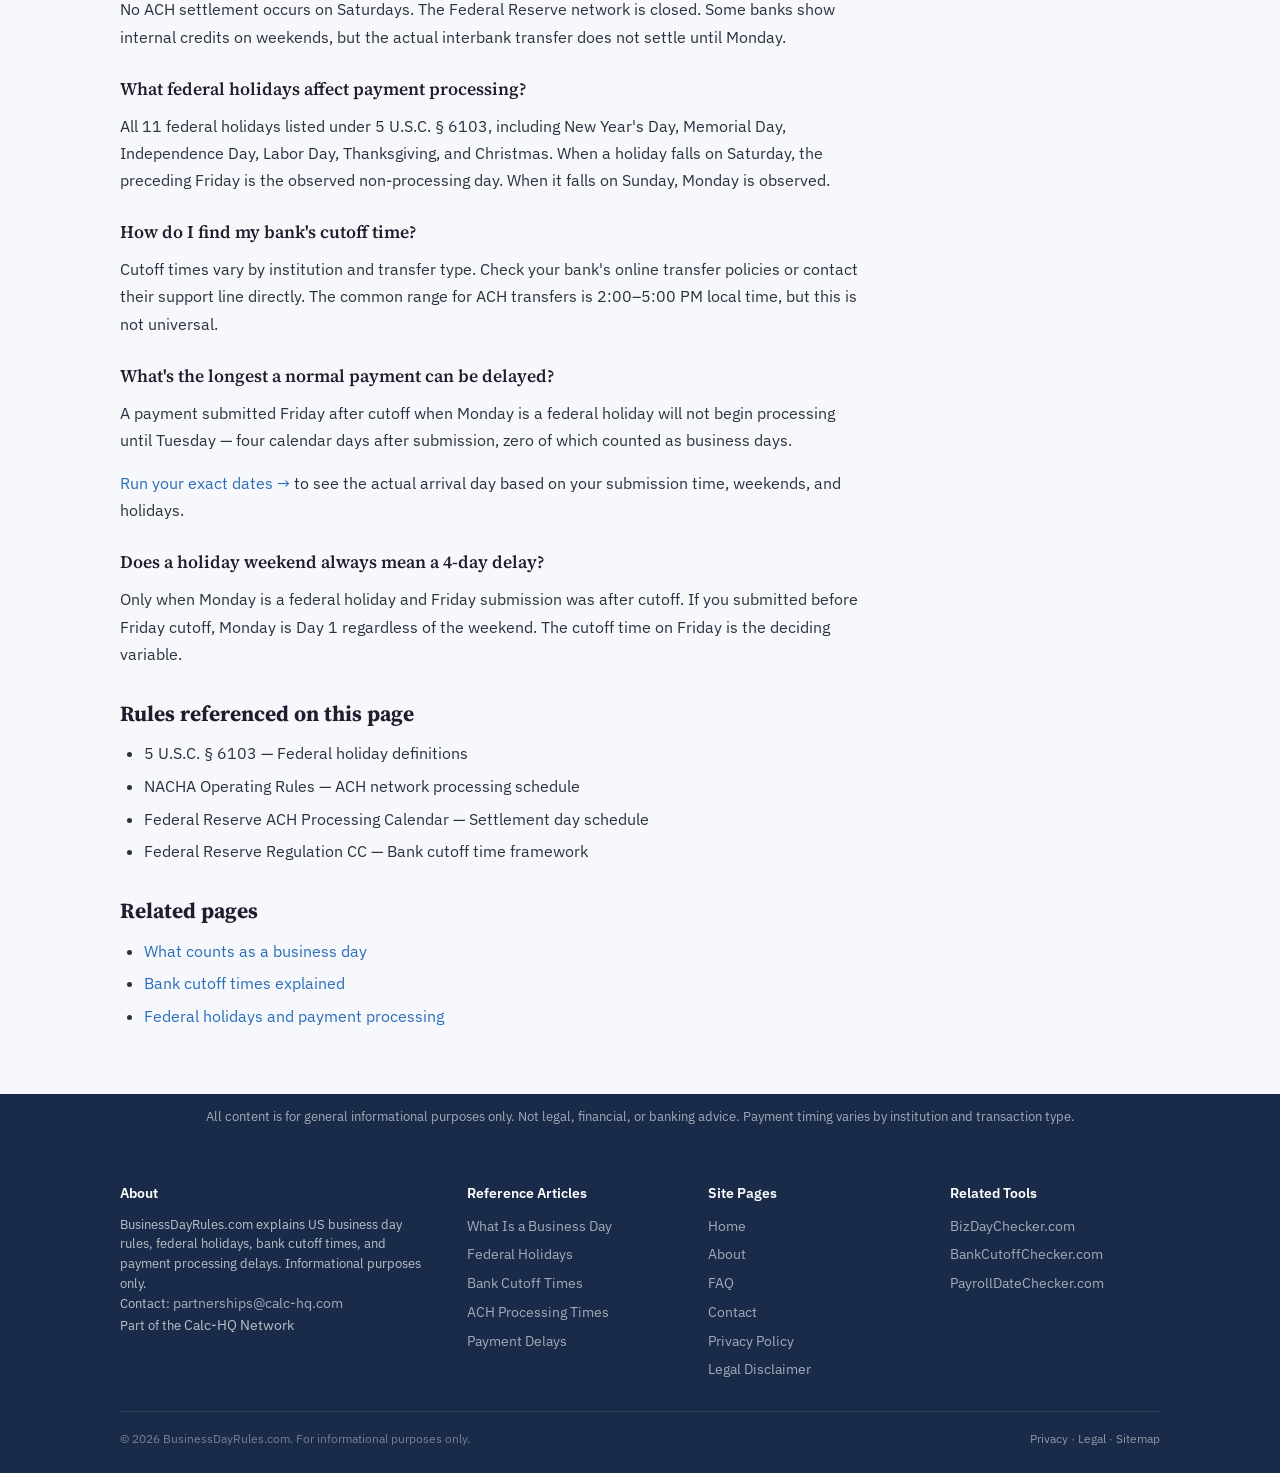
<file: weekend-holiday-payment-delays.html>
<!DOCTYPE html>
<html lang="en">
<head>
  <meta charset="UTF-8">
  <meta name="viewport" content="width=device-width, initial-scale=1.0">
  <title>Why Your Payment Is Delayed — And When It Will Actually Arrive | BusinessDayRules.com</title>
  <meta name="description" content="Payment sent Friday and still not there? Business day rules — federal holidays, bank cutoff times, and ACH processing — explain the delay. Check your exact dates.">
  <link rel="canonical" href="https://businessdayrules.com/weekend-holiday-payment-delays.html">
  <link rel="icon" type="image/svg+xml" href="favicon.svg">
  <link rel="stylesheet" href="styles.css">
  <script async src="https://pagead2.googlesyndication.com/pagead/js/adsbygoogle.js?client=ca-pub-7744853829365165" crossorigin="anonymous"></script>
  <script type="application/ld+json">
{"@context":"https://schema.org","@type":"Article","headline":"Why Your Payment Is Delayed — And When It Will Actually Arrive","description":"Payment sent Friday and still not there? Business day rules — federal holidays, bank cutoff times, and ACH processing — explain the delay.","url":"https://businessdayrules.com/weekend-holiday-payment-delays.html","mainEntityOfPage":{"@type":"WebPage","@id":"https://businessdayrules.com/weekend-holiday-payment-delays.html"},"author":{"@type":"Organization","name":"BusinessDayRules.com","url":"https://businessdayrules.com"},"publisher":{"@type":"Organization","name":"BusinessDayRules.com","url":"https://businessdayrules.com","logo":{"@type":"ImageObject","url":"https://businessdayrules.com/favicon.svg"}},"isPartOf":{"@type":"WebSite","name":"BusinessDayRules.com","url":"https://businessdayrules.com"}}
  </script>
</head>
<body>
<header class="site-header"><div class="header-inner"><a href="index.html" class="site-logo">BusinessDayRules.com <span class="logo-badge">Reference</span></a><button class="nav-toggle" aria-label="Toggle navigation" onclick="document.querySelector('.site-nav').classList.toggle('open')">☰</button><nav class="site-nav"><a href="index.html">Home</a><a href="index.html#reference-topics">Reference Topics</a><a href="about.html">About</a><a href="contact.html">Contact</a></nav></div></header>
<div class="disclaimer-bar"><strong>Informational reference only.</strong> Payment timing varies by bank and transaction type. This site does not provide banking advice. Verify with your institution.</div>

<section class="page-hero-sm"><div class="container">
  <div style="font-family:var(--font-mono);font-size:0.72rem;color:rgba(255,255,255,0.5);text-transform:uppercase;letter-spacing:0.1em;margin-bottom:0.5rem;">Payment Delay Reference</div>
  <h1>Why Your Payment Is Delayed — And When It Will Actually Arrive</h1>
  <p>Business day rules explain the gap between when you send a payment and when it arrives.</p>
</div></section>

<main class="main-content"><div class="container">
  <nav class="breadcrumb"><a href="index.html">Home</a> / <span>Payment Delays</span></nav>
  <div class="layout-with-sidebar">
    <article class="article-prose">

      <p>A payment submitted after a bank's cutoff time, on a weekend, or on a federal holiday will not begin processing until the next business day — which can delay arrival by 2 to 4 calendar days.</p>

      <h2>The rules behind the delay</h2>
      <ul>
        <li><strong>5 U.S.C. § 6103</strong> — Federal law defines official U.S. federal holidays as non-processing days. The Federal Reserve does not settle transactions on these dates.</li>
        <li><strong>NACHA Operating Rules</strong> — Govern all ACH transfers in the United States. Payments only settle on days the Federal Reserve's ACH network is open. Weekends and federal holidays are excluded.</li>
        <li><strong>Federal Reserve ACH Processing Schedule</strong> — Defines which days ACH settlement occurs and when same-day ACH windows close. Banks are bound by this schedule regardless of their individual policies.</li>
      </ul>
      <p>These rules apply to all U.S. bank transfers, ACH payments, and direct deposits.</p>
      <p>All major U.S. banks follow these same processing constraints.</p>

      <h2>What's causing your delay?</h2>

      <h3>Scenario A — Payment sent after bank cutoff (weekday)</h3>
      <p><strong>Situation:</strong> You submitted a payment on a normal weekday, but after your bank's cutoff time.</p>
      <p><strong>Cause:</strong> Your bank logged the payment as a next-business-day submission.</p>
      <p><strong>Arrival estimate:</strong> One business day later than expected.</p>
      <p style="font-size:16px;margin-top:16px;"><a href="https://bizdaychecker.com" target="_blank" rel="noopener noreferrer">See when your payment will arrive →</a></p>

      <h3>Scenario B — Payment sent on a weekend</h3>
      <p><strong>Situation:</strong> You submitted a payment on Saturday or Sunday.</p>
      <p><strong>Cause:</strong> The Federal Reserve ACH network does not operate on weekends.</p>
      <p><strong>Arrival estimate:</strong> Monday becomes Day 1 of processing. Most payments post Monday or Tuesday, depending on the receiving bank.</p>
      <p style="font-size:16px;margin-top:16px;margin-bottom:16px;"><a href="https://bizdaychecker.com" target="_blank" rel="noopener noreferrer">Check when your payment will actually arrive →</a></p>

      <h3>Scenario C — Payment sent on or before a federal holiday</h3>
      <p><strong>Situation:</strong> You submitted a payment before or during a federal holiday.</p>
      <p><strong>Cause:</strong> The Federal Reserve does not process ACH settlements on federal holidays.</p>
      <p><strong>Arrival estimate:</strong> Processing begins the next business day.</p>
      <p style="font-size:16px;margin-top:16px;"><a href="federal-holidays-business-days.html">See how federal holidays affect processing →</a></p>

      <h3>Scenario D — Payment sent Friday after cutoff + Monday holiday</h3>
      <p><strong>Situation:</strong> Submitted after cutoff Friday, followed by a Monday holiday.</p>
      <p><strong>Cause:</strong> Three consecutive non-processing days.</p>
      <p><strong>Arrival estimate:</strong> Tuesday is Day 1. Funds post Tuesday or Wednesday.</p>
      <p>This is the longest standard delay most users experience.</p>
      <p style="font-size:16px;margin-top:16px;"><a href="https://bizdaychecker.com" target="_blank" rel="noopener noreferrer">Check if a holiday affects your payment date →</a></p>

      <h2>Real example: Friday evening payment</h2>

      <h3>Normal weekend</h3>
      <div class="ref-table-wrap">
        <table>
          <thead><tr><th>Day</th><th>What happens</th></tr></thead>
          <tbody>
            <tr><td>Friday 6:00 PM</td><td>Submitted — after cutoff. Not processed.</td></tr>
            <tr><td>Saturday</td><td>Federal Reserve closed. No ACH settlement.</td></tr>
            <tr><td>Sunday</td><td>Federal Reserve closed. No ACH settlement.</td></tr>
            <tr><td>Monday</td><td>Day 1 of ACH processing begins.</td></tr>
            <tr><td>Monday–Tuesday</td><td>Funds post at receiving bank.</td></tr>
          </tbody>
        </table>
      </div>

      <h3>Holiday weekend</h3>
      <div class="ref-table-wrap">
        <table>
          <thead><tr><th>Day</th><th>What happens</th></tr></thead>
          <tbody>
            <tr><td>Friday 6:00 PM</td><td>Submitted — after cutoff. Not processed.</td></tr>
            <tr><td>Saturday</td><td>Federal Reserve closed. No ACH settlement.</td></tr>
            <tr><td>Sunday</td><td>Federal Reserve closed. No ACH settlement.</td></tr>
            <tr><td>Monday</td><td>Federal holiday — no settlement under 5 U.S.C. § 6103.</td></tr>
            <tr><td>Tuesday</td><td>Day 1 of ACH processing begins.</td></tr>
            <tr><td>Tuesday–Wednesday</td><td>Funds post at receiving bank.</td></tr>
          </tbody>
        </table>
      </div>

      <div style="margin-top:24px;margin-bottom:24px;padding:24px;background:var(--primary);border-radius:8px;text-align:center;">
        <p style="margin:0 0 8px;color:#fff;font-size:16px;">Enter your exact dates to see when it will arrive.</p>
        <a href="https://bizdaychecker.com" target="_blank" rel="noopener noreferrer" style="display:inline-block;background:#fff;color:var(--primary);padding:14px 32px;border-radius:8px;font-size:24px;font-weight:700;text-decoration:none;">Run your specific dates →</a>
      </div>

      <h2>Why payment timing feels wrong</h2>
      <p>Banks count business days. People count calendar days. That gap is where the confusion happens.</p>
      <p>When you submit a payment Friday evening, you expect it Saturday or Monday. But your bank counts Monday as Day 1 — not Friday. Two calendar days passed. Zero business days passed.</p>
      <p>Add a holiday and the gap widens further. The payment isn't missing. It's queued. The system didn't delay your payment — it hasn't started processing it yet.</p>

      <h2>Common questions</h2>

      <h3>Why didn't my Friday payment arrive Monday?</h3>
      <p>If you submitted after your bank's cutoff on Friday, Monday is Day 1 of processing — not the arrival date. Depending on the receiving bank, funds post Monday or Tuesday. Friday after cutoff + weekend = two calendar days, zero processing days.</p>

      <h3>Does my bank process payments on Saturday?</h3>
      <p>No ACH settlement occurs on Saturdays. The Federal Reserve network is closed. Some banks show internal credits on weekends, but the actual interbank transfer does not settle until Monday.</p>

      <h3>What federal holidays affect payment processing?</h3>
      <p>All 11 federal holidays listed under 5 U.S.C. § 6103, including New Year's Day, Memorial Day, Independence Day, Labor Day, Thanksgiving, and Christmas. When a holiday falls on Saturday, the preceding Friday is the observed non-processing day. When it falls on Sunday, Monday is observed.</p>

      <h3>How do I find my bank's cutoff time?</h3>
      <p>Cutoff times vary by institution and transfer type. Check your bank's online transfer policies or contact their support line directly. The common range for ACH transfers is 2:00–5:00 PM local time, but this is not universal.</p>

      <h3>What's the longest a normal payment can be delayed?</h3>
      <p>A payment submitted Friday after cutoff when Monday is a federal holiday will not begin processing until Tuesday — four calendar days after submission, zero of which counted as business days.</p>
      <p style="margin-top:16px;margin-bottom:16px;"><a href="https://bizdaychecker.com" target="_blank" rel="noopener noreferrer">Run your exact dates →</a> to see the actual arrival day based on your submission time, weekends, and holidays.</p>

      <h3>Does a holiday weekend always mean a 4-day delay?</h3>
      <p>Only when Monday is a federal holiday and Friday submission was after cutoff. If you submitted before Friday cutoff, Monday is Day 1 regardless of the weekend. The cutoff time on Friday is the deciding variable.</p>

      <h2>Rules referenced on this page</h2>
      <ul>
        <li>5 U.S.C. § 6103 — Federal holiday definitions</li>
        <li>NACHA Operating Rules — ACH network processing schedule</li>
        <li>Federal Reserve ACH Processing Calendar — Settlement day schedule</li>
        <li>Federal Reserve Regulation CC — Bank cutoff time framework</li>
      </ul>

      <h2>Related pages</h2>
      <ul>
        <li><a href="what-is-a-business-day.html">What counts as a business day</a></li>
        <li><a href="bank-cutoff-times-explained.html">Bank cutoff times explained</a></li>
        <li><a href="federal-holidays-business-days.html">Federal holidays and payment processing</a></li>
      </ul>

    </article>
    <aside>
      <div class="sidebar-box"><h4>Other Reference Articles</h4><ul>
        <li><a href="what-is-a-business-day.html">What Is a Business Day</a></li>
        <li><a href="federal-holidays-business-days.html">Federal Holidays</a></li>
        <li><a href="bank-cutoff-times-explained.html">Bank Cutoff Times</a></li>
        <li><a href="ach-processing-times.html">ACH Processing Times</a></li>
      </ul></div>
      <div class="sidebar-box" style="margin-top:1rem;"><h4>Key Terms</h4><ul>
        <li style="border-bottom:1px solid var(--rule-line);padding:0.4rem 0;font-size:0.85rem;"><strong>Settlement gap</strong> — Period when Fed is not processing</li>
        <li style="border-bottom:1px solid var(--rule-line);padding:0.4rem 0;font-size:0.85rem;"><strong>In transit</strong> — Funds between banks, not yet posted</li>
        <li style="border-bottom:1px solid var(--rule-line);padding:0.4rem 0;font-size:0.85rem;"><strong>Holiday weekend</strong> — 3+ days with no processing</li>
        <li style="padding:0.4rem 0;font-size:0.85rem;"><strong>Pending</strong> — Submitted but not yet settled</li>
      </ul></div>
    </aside>
  </div>
</div></main>

<div class="trust-strip">All content is for general informational purposes only. Not legal, financial, or banking advice. Payment timing varies by institution and transaction type.</div>

<footer class="site-footer"><div class="footer-inner"><div class="footer-grid">
  <div class="footer-col"><h4>About</h4><p>BusinessDayRules.com explains US business day rules, federal holidays, bank cutoff times, and payment processing delays. Informational purposes only.</p><p>Contact: <a href="mailto:partnerships@calc-hq.com" style="color:rgba(255,255,255,0.6)">partnerships@calc-hq.com</a></p><span class="footer-resource-link">Part of the <a href="https://calc-hq.com" target="_blank" rel="noopener noreferrer">Calc-HQ Network</a></span></div>
  <div class="footer-col"><h4>Reference Articles</h4><ul><li><a href="what-is-a-business-day.html">What Is a Business Day</a></li><li><a href="federal-holidays-business-days.html">Federal Holidays</a></li><li><a href="bank-cutoff-times-explained.html">Bank Cutoff Times</a></li><li><a href="ach-processing-times.html">ACH Processing Times</a></li><li><a href="weekend-holiday-payment-delays.html">Payment Delays</a></li></ul></div>
  <div class="footer-col"><h4>Site Pages</h4><ul><li><a href="index.html">Home</a></li><li><a href="about.html">About</a></li><li><a href="faq.html">FAQ</a></li><li><a href="contact.html">Contact</a></li><li><a href="privacy.html">Privacy Policy</a></li><li><a href="legal.html">Legal Disclaimer</a></li></ul></div>
  <div class="footer-col"><h4>Related Tools</h4><ul id="footer-related-tools-list"><li><span style="color:rgba(255,255,255,0.3);font-size:0.82rem">Loading…</span></li></ul></div>
</div><div class="footer-bottom"><span>© 2026 BusinessDayRules.com. For informational purposes only.</span><span><a href="privacy.html">Privacy</a> · <a href="legal.html">Legal</a> · <a href="sitemap.xml">Sitemap</a></span></div></div></footer>
<script src="network.js"></script>
</body></html>
</file>
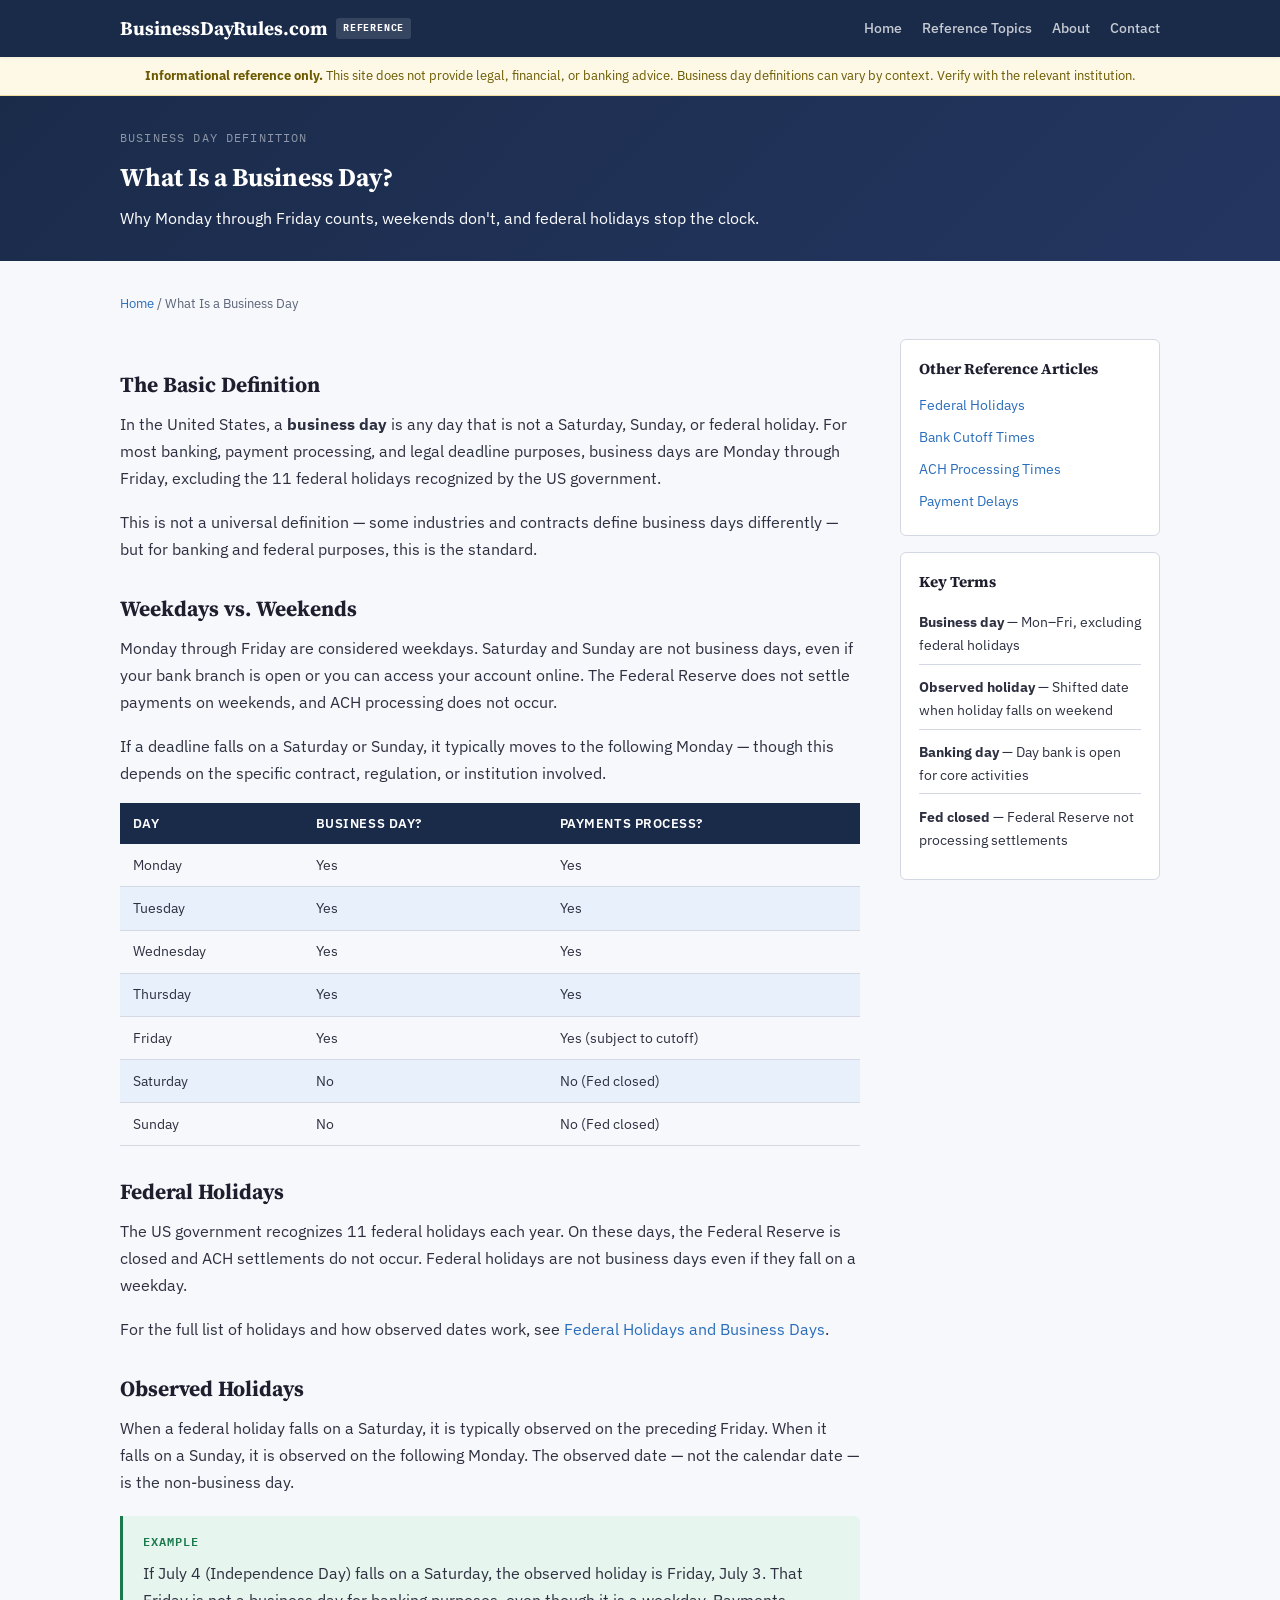
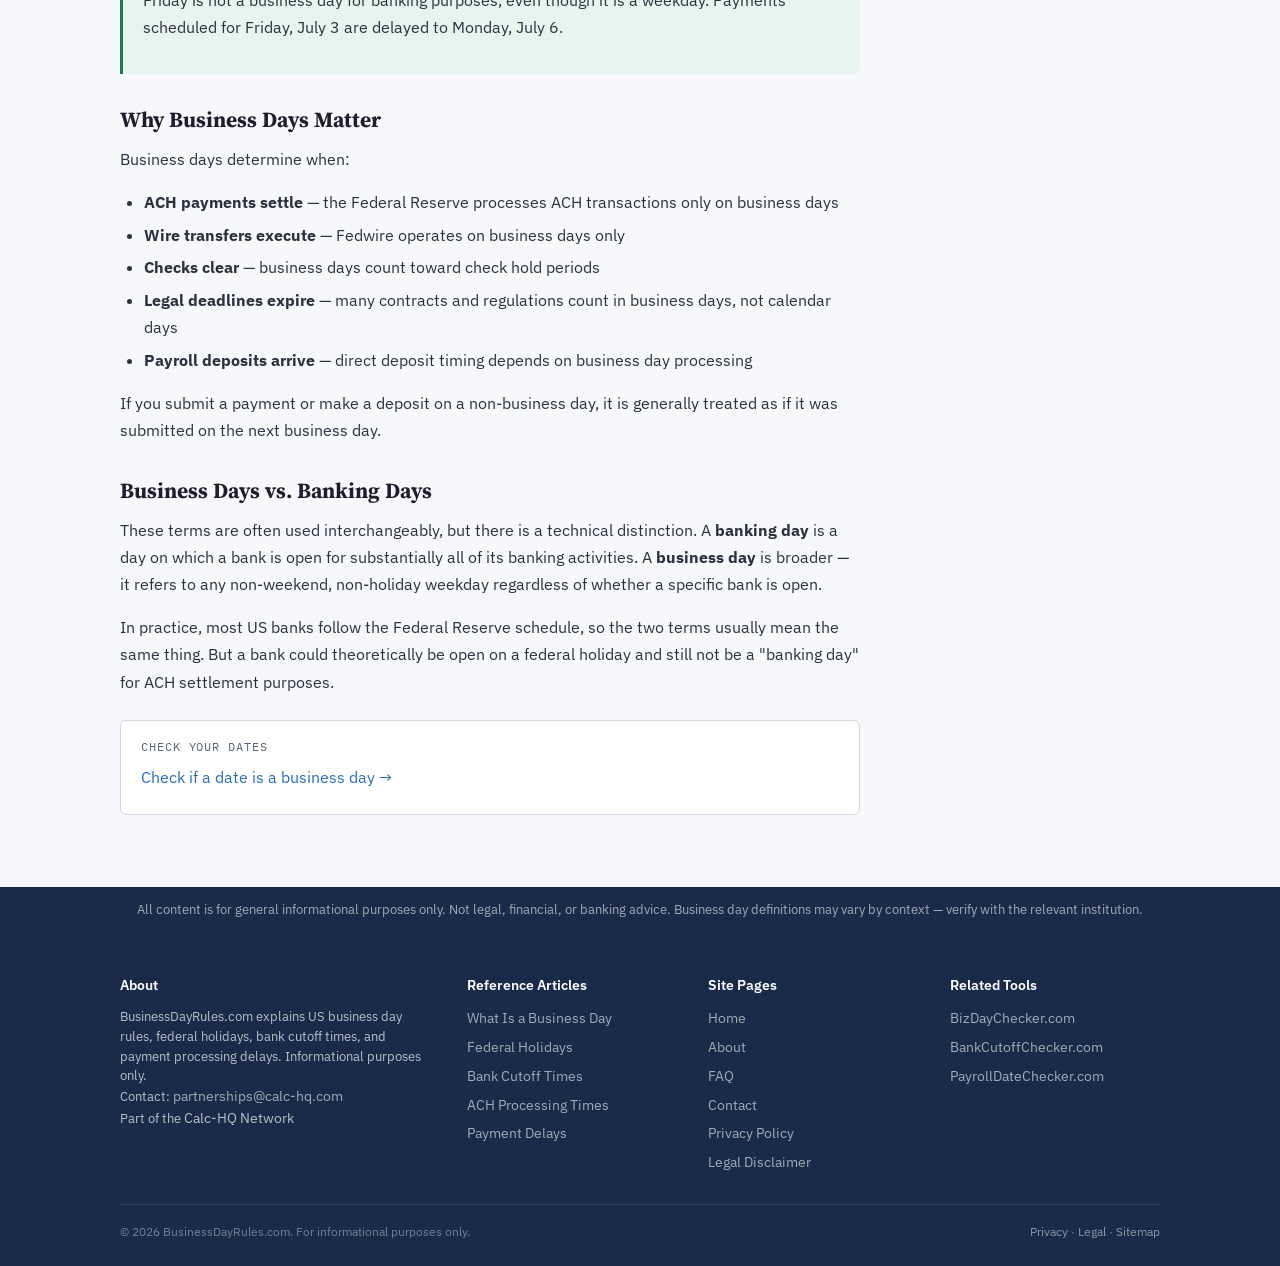
<file: what-is-a-business-day.html>
<!DOCTYPE html>
<html lang="en">
<head>
  <meta charset="UTF-8">
  <meta name="viewport" content="width=device-width, initial-scale=1.0">
  <title>What Is a Business Day? | BusinessDayRules.com</title>
  <meta name="description" content="What counts as a business day in the US — weekdays vs weekends, federal holidays, observed holidays, and why business days differ from calendar days for payments and deadlines.">
  <link rel="canonical" href="https://businessdayrules.com/what-is-a-business-day.html">
  <link rel="icon" type="image/svg+xml" href="favicon.svg">
  <link rel="stylesheet" href="styles.css">
  <script async src="https://pagead2.googlesyndication.com/pagead/js/adsbygoogle.js?client=ca-pub-7744853829365165" crossorigin="anonymous"></script>
  <script type="application/ld+json">
{"@context":"https://schema.org","@type":"Article","headline":"What Is a Business Day?","description":"What counts as a business day in the US — weekdays, weekends, federal holidays, and observed holidays.","url":"https://businessdayrules.com/what-is-a-business-day.html","mainEntityOfPage":{"@type":"WebPage","@id":"https://businessdayrules.com/what-is-a-business-day.html"},"author":{"@type":"Organization","name":"BusinessDayRules.com","url":"https://businessdayrules.com"},"publisher":{"@type":"Organization","name":"BusinessDayRules.com","url":"https://businessdayrules.com","logo":{"@type":"ImageObject","url":"https://businessdayrules.com/favicon.svg"}},"isPartOf":{"@type":"WebSite","name":"BusinessDayRules.com","url":"https://businessdayrules.com"}}
  </script>
</head>
<body>

<header class="site-header">
  <div class="header-inner">
    <a href="index.html" class="site-logo">BusinessDayRules.com <span class="logo-badge">Reference</span></a>
    <button class="nav-toggle" aria-label="Toggle navigation" onclick="document.querySelector('.site-nav').classList.toggle('open')">☰</button>
    <nav class="site-nav">
      <a href="index.html">Home</a>
      <a href="index.html#reference-topics">Reference Topics</a>
      <a href="about.html">About</a>
      <a href="contact.html">Contact</a>
    </nav>
  </div>
</header>

<div class="disclaimer-bar">
  <strong>Informational reference only.</strong> This site does not provide legal, financial, or banking advice. Business day definitions can vary by context. Verify with the relevant institution.
</div>

<section class="page-hero-sm">
  <div class="container">
    <div style="font-family:var(--font-mono);font-size:0.72rem;color:rgba(255,255,255,0.5);text-transform:uppercase;letter-spacing:0.1em;margin-bottom:0.5rem;">Business Day Definition</div>
    <h1>What Is a Business Day?</h1>
    <p>Why Monday through Friday counts, weekends don't, and federal holidays stop the clock.</p>
  </div>
</section>

<main class="main-content">
  <div class="container">
    <nav class="breadcrumb"><a href="index.html">Home</a> / <span>What Is a Business Day</span></nav>

    <div class="layout-with-sidebar">
      <article class="article-prose">

        <h2>The Basic Definition</h2>
        <p>In the United States, a <strong>business day</strong> is any day that is not a Saturday, Sunday, or federal holiday. For most banking, payment processing, and legal deadline purposes, business days are Monday through Friday, excluding the 11 federal holidays recognized by the US government.</p>
        <p>This is not a universal definition — some industries and contracts define business days differently — but for banking and federal purposes, this is the standard.</p>

        <h2>Weekdays vs. Weekends</h2>
        <p>Monday through Friday are considered weekdays. Saturday and Sunday are not business days, even if your bank branch is open or you can access your account online. The Federal Reserve does not settle payments on weekends, and ACH processing does not occur.</p>
        <p>If a deadline falls on a Saturday or Sunday, it typically moves to the following Monday — though this depends on the specific contract, regulation, or institution involved.</p>

        <div class="ref-table-wrap">
          <table>
            <thead>
              <tr><th>Day</th><th>Business Day?</th><th>Payments Process?</th></tr>
            </thead>
            <tbody>
              <tr><td>Monday</td><td>Yes</td><td>Yes</td></tr>
              <tr><td>Tuesday</td><td>Yes</td><td>Yes</td></tr>
              <tr><td>Wednesday</td><td>Yes</td><td>Yes</td></tr>
              <tr><td>Thursday</td><td>Yes</td><td>Yes</td></tr>
              <tr><td>Friday</td><td>Yes</td><td>Yes (subject to cutoff)</td></tr>
              <tr><td>Saturday</td><td>No</td><td>No (Fed closed)</td></tr>
              <tr><td>Sunday</td><td>No</td><td>No (Fed closed)</td></tr>
            </tbody>
          </table>
        </div>

        <h2>Federal Holidays</h2>
        <p>The US government recognizes 11 federal holidays each year. On these days, the Federal Reserve is closed and ACH settlements do not occur. Federal holidays are not business days even if they fall on a weekday.</p>
        <p>For the full list of holidays and how observed dates work, see <a href="federal-holidays-business-days.html">Federal Holidays and Business Days</a>.</p>

        <h2>Observed Holidays</h2>
        <p>When a federal holiday falls on a Saturday, it is typically observed on the preceding Friday. When it falls on a Sunday, it is observed on the following Monday. The observed date — not the calendar date — is the non-business day.</p>

        <div class="example-block">
          <div class="example-label">Example</div>
          <p>If July 4 (Independence Day) falls on a Saturday, the observed holiday is Friday, July 3. That Friday is not a business day for banking purposes, even though it is a weekday. Payments scheduled for Friday, July 3 are delayed to Monday, July 6.</p>
        </div>

        <h2>Why Business Days Matter</h2>
        <p>Business days determine when:</p>
        <ul>
          <li><strong>ACH payments settle</strong> — the Federal Reserve processes ACH transactions only on business days</li>
          <li><strong>Wire transfers execute</strong> — Fedwire operates on business days only</li>
          <li><strong>Checks clear</strong> — business days count toward check hold periods</li>
          <li><strong>Legal deadlines expire</strong> — many contracts and regulations count in business days, not calendar days</li>
          <li><strong>Payroll deposits arrive</strong> — direct deposit timing depends on business day processing</li>
        </ul>
        <p>If you submit a payment or make a deposit on a non-business day, it is generally treated as if it was submitted on the next business day.</p>

        <h2>Business Days vs. Banking Days</h2>
        <p>These terms are often used interchangeably, but there is a technical distinction. A <strong>banking day</strong> is a day on which a bank is open for substantially all of its banking activities. A <strong>business day</strong> is broader — it refers to any non-weekend, non-holiday weekday regardless of whether a specific bank is open.</p>
        <p>In practice, most US banks follow the Federal Reserve schedule, so the two terms usually mean the same thing. But a bank could theoretically be open on a federal holiday and still not be a "banking day" for ACH settlement purposes.</p>

        <div class="calc-links">
          <div class="calc-links-label">Check your dates</div>
          <ul>
            <li><a href="https://bizdaychecker.com" target="_blank" rel="noopener noreferrer">Check if a date is a business day →</a></li>
          </ul>
        </div>

      </article>

      <aside>
        <div class="sidebar-box">
          <h4>Other Reference Articles</h4>
          <ul>
            <li><a href="federal-holidays-business-days.html">Federal Holidays</a></li>
            <li><a href="bank-cutoff-times-explained.html">Bank Cutoff Times</a></li>
            <li><a href="ach-processing-times.html">ACH Processing Times</a></li>
            <li><a href="weekend-holiday-payment-delays.html">Payment Delays</a></li>
          </ul>
        </div>
        <div class="sidebar-box" style="margin-top:1rem;">
          <h4>Key Terms</h4>
          <ul>
            <li style="border-bottom:1px solid var(--rule-line);padding:0.4rem 0;font-size:0.85rem;"><strong>Business day</strong> — Mon–Fri, excluding federal holidays</li>
            <li style="border-bottom:1px solid var(--rule-line);padding:0.4rem 0;font-size:0.85rem;"><strong>Observed holiday</strong> — Shifted date when holiday falls on weekend</li>
            <li style="border-bottom:1px solid var(--rule-line);padding:0.4rem 0;font-size:0.85rem;"><strong>Banking day</strong> — Day bank is open for core activities</li>
            <li style="padding:0.4rem 0;font-size:0.85rem;"><strong>Fed closed</strong> — Federal Reserve not processing settlements</li>
          </ul>
        </div>
      </aside>
    </div>
  </div>
</main>

<div class="trust-strip">
  All content is for general informational purposes only. Not legal, financial, or banking advice. Business day definitions may vary by context — verify with the relevant institution.
</div>

<footer class="site-footer">
  <div class="footer-inner">
    <div class="footer-grid">
      <div class="footer-col">
        <h4>About</h4>
        <p>BusinessDayRules.com explains US business day rules, federal holidays, bank cutoff times, and payment processing delays. Informational purposes only.</p>
        <p>Contact: <a href="mailto:partnerships@calc-hq.com" style="color:rgba(255,255,255,0.6)">partnerships@calc-hq.com</a></p>
        <span class="footer-resource-link">Part of the <a href="https://calc-hq.com" target="_blank" rel="noopener noreferrer">Calc-HQ Network</a></span>
      </div>
      <div class="footer-col">
        <h4>Reference Articles</h4>
        <ul>
          <li><a href="what-is-a-business-day.html">What Is a Business Day</a></li>
          <li><a href="federal-holidays-business-days.html">Federal Holidays</a></li>
          <li><a href="bank-cutoff-times-explained.html">Bank Cutoff Times</a></li>
          <li><a href="ach-processing-times.html">ACH Processing Times</a></li>
          <li><a href="weekend-holiday-payment-delays.html">Payment Delays</a></li>
        </ul>
      </div>
      <div class="footer-col">
        <h4>Site Pages</h4>
        <ul>
          <li><a href="index.html">Home</a></li>
          <li><a href="about.html">About</a></li>
          <li><a href="faq.html">FAQ</a></li>
          <li><a href="contact.html">Contact</a></li>
          <li><a href="privacy.html">Privacy Policy</a></li>
          <li><a href="legal.html">Legal Disclaimer</a></li>
        </ul>
      </div>
      <div class="footer-col">
        <h4>Related Tools</h4>
        <ul id="footer-related-tools-list">
          <li><span style="color:rgba(255,255,255,0.3);font-size:0.82rem">Loading…</span></li>
        </ul>
      </div>
    </div>
    <div class="footer-bottom">
      <span>© 2026 BusinessDayRules.com. For informational purposes only.</span>
      <span><a href="privacy.html">Privacy</a> · <a href="legal.html">Legal</a> · <a href="sitemap.xml">Sitemap</a></span>
    </div>
  </div>
</footer>
<script src="network.js"></script>
</body>
</html>
</file>
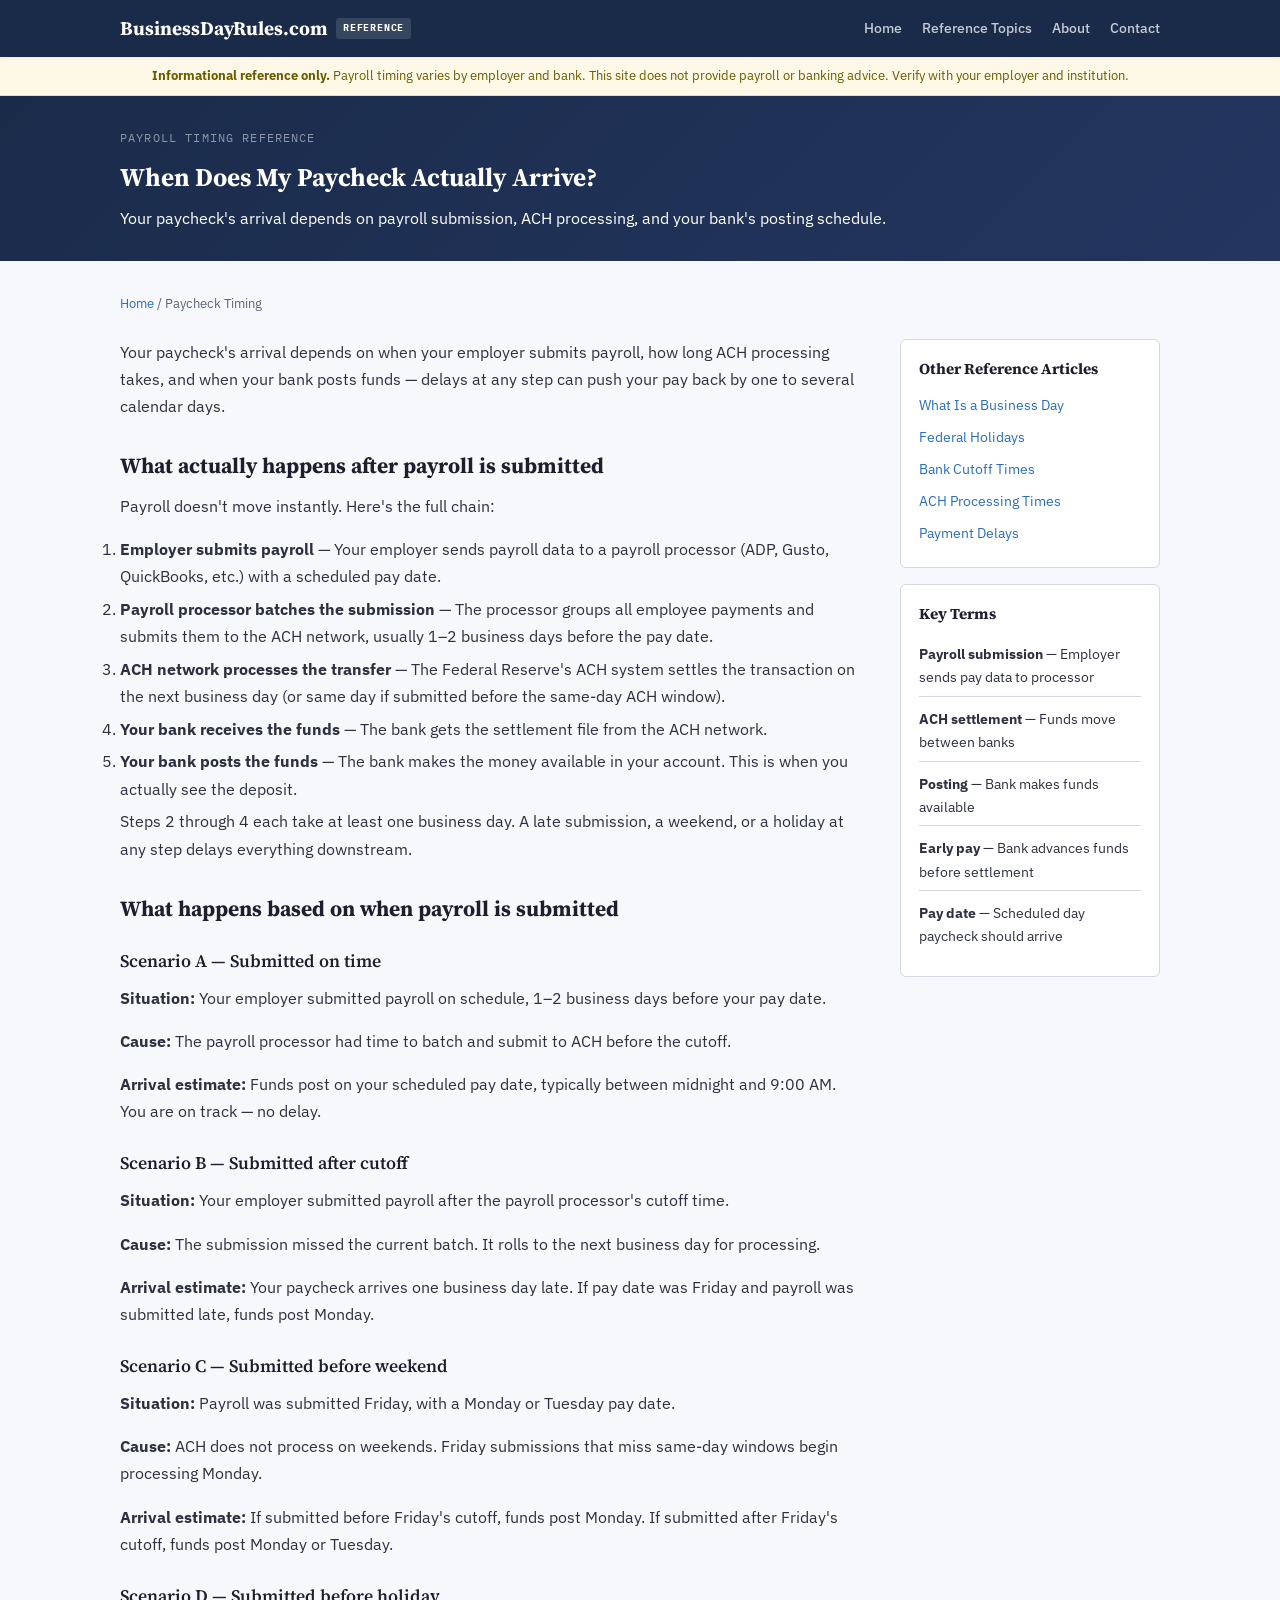
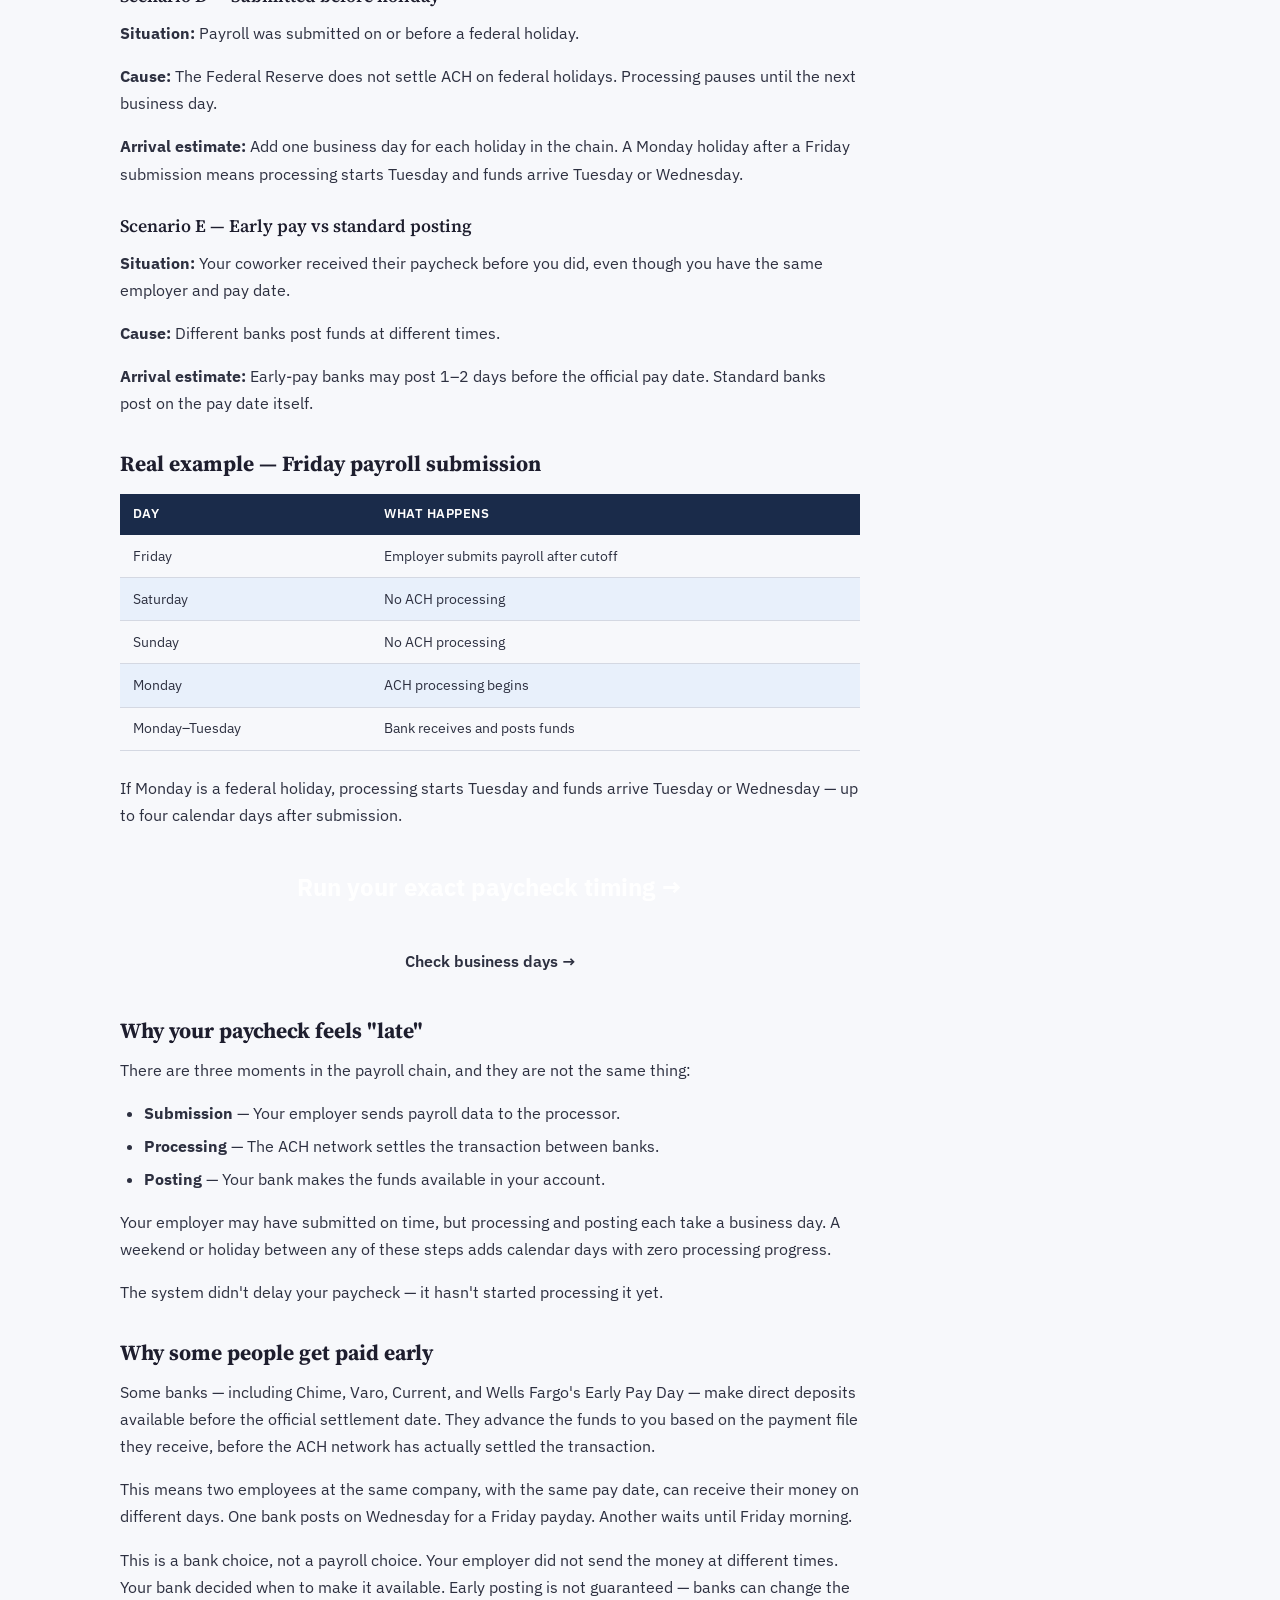
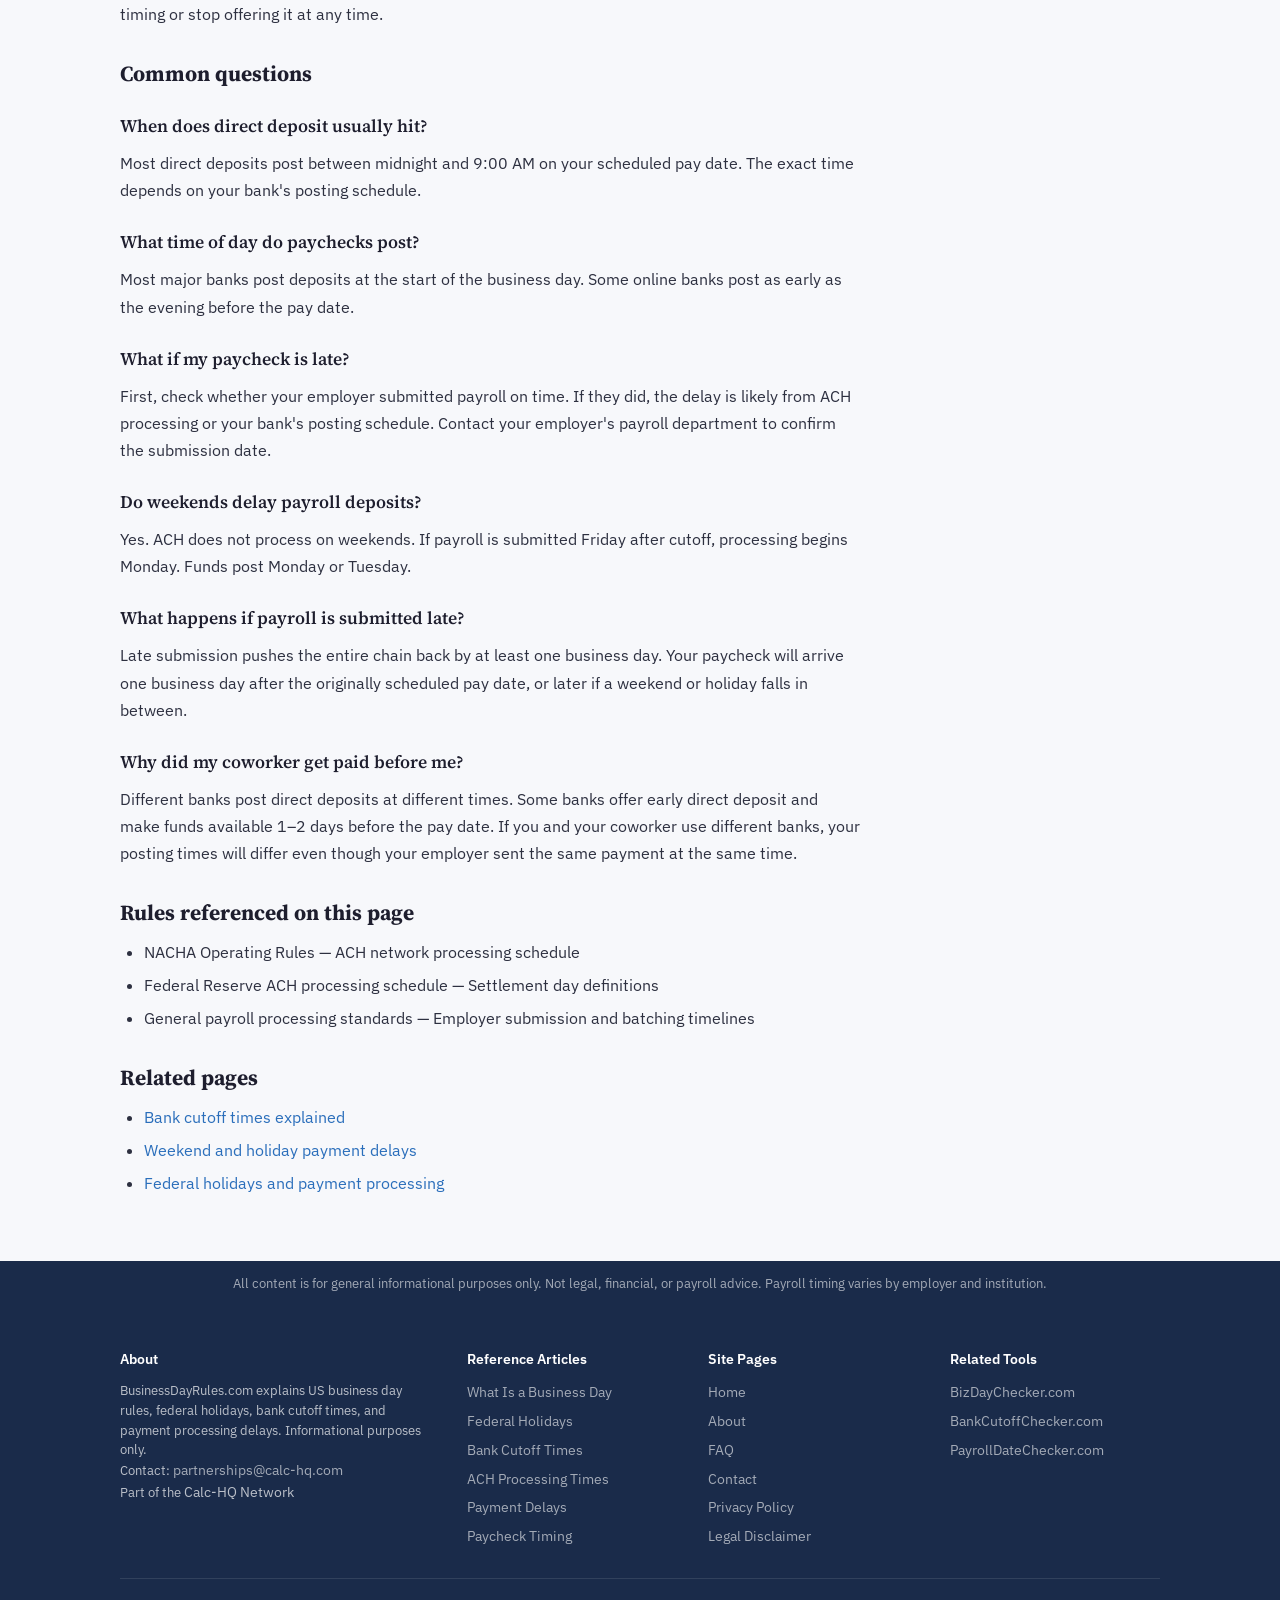
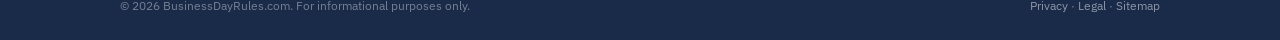
<file: when-does-my-paycheck-arrive.html>
<!DOCTYPE html>
<html lang="en">
<head>
  <meta charset="UTF-8">
  <meta name="viewport" content="width=device-width, initial-scale=1.0">
  <title>When Does My Paycheck Actually Arrive? | BusinessDayRules.com</title>
  <meta name="description" content="Waiting on your paycheck? Learn when direct deposit actually arrives based on payroll timing, bank processing, weekends, holidays, and cutoff times.">
  <link rel="canonical" href="https://businessdayrules.com/when-does-my-paycheck-arrive.html">
  <link rel="icon" type="image/svg+xml" href="favicon.svg">
  <link rel="stylesheet" href="styles.css">
  <script async src="https://pagead2.googlesyndication.com/pagead/js/adsbygoogle.js?client=ca-pub-7744853829365165" crossorigin="anonymous"></script>
  <script type="application/ld+json">
{"@context":"https://schema.org","@type":"Article","headline":"When Does My Paycheck Actually Arrive?","description":"Waiting on your paycheck? Learn when direct deposit actually arrives based on payroll timing, bank processing, weekends, holidays, and cutoff times.","url":"https://businessdayrules.com/when-does-my-paycheck-arrive.html","mainEntityOfPage":{"@type":"WebPage","@id":"https://businessdayrules.com/when-does-my-paycheck-arrive.html"},"author":{"@type":"Organization","name":"BusinessDayRules.com","url":"https://businessdayrules.com"},"publisher":{"@type":"Organization","name":"BusinessDayRules.com","url":"https://businessdayrules.com","logo":{"@type":"ImageObject","url":"https://businessdayrules.com/favicon.svg"}},"isPartOf":{"@type":"WebSite","name":"BusinessDayRules.com","url":"https://businessdayrules.com"}}
  </script>
</head>
<body>
<header class="site-header"><div class="header-inner"><a href="index.html" class="site-logo">BusinessDayRules.com <span class="logo-badge">Reference</span></a><button class="nav-toggle" aria-label="Toggle navigation" onclick="document.querySelector('.site-nav').classList.toggle('open')">☰</button><nav class="site-nav"><a href="index.html">Home</a><a href="index.html#reference-topics">Reference Topics</a><a href="about.html">About</a><a href="contact.html">Contact</a></nav></div></header>
<div class="disclaimer-bar"><strong>Informational reference only.</strong> Payroll timing varies by employer and bank. This site does not provide payroll or banking advice. Verify with your employer and institution.</div>

<section class="page-hero-sm"><div class="container">
  <div style="font-family:var(--font-mono);font-size:0.72rem;color:rgba(255,255,255,0.5);text-transform:uppercase;letter-spacing:0.1em;margin-bottom:0.5rem;">Payroll Timing Reference</div>
  <h1>When Does My Paycheck Actually Arrive?</h1>
  <p>Your paycheck's arrival depends on payroll submission, ACH processing, and your bank's posting schedule.</p>
</div></section>

<main class="main-content"><div class="container">
  <nav class="breadcrumb"><a href="index.html">Home</a> / <span>Paycheck Timing</span></nav>
  <div class="layout-with-sidebar">
    <article class="article-prose">

      <p>Your paycheck's arrival depends on when your employer submits payroll, how long ACH processing takes, and when your bank posts funds — delays at any step can push your pay back by one to several calendar days.</p>

      <h2>What actually happens after payroll is submitted</h2>
      <p>Payroll doesn't move instantly. Here's the full chain:</p>
      <ol>
        <li><strong>Employer submits payroll</strong> — Your employer sends payroll data to a payroll processor (ADP, Gusto, QuickBooks, etc.) with a scheduled pay date.</li>
        <li><strong>Payroll processor batches the submission</strong> — The processor groups all employee payments and submits them to the ACH network, usually 1–2 business days before the pay date.</li>
        <li><strong>ACH network processes the transfer</strong> — The Federal Reserve's ACH system settles the transaction on the next business day (or same day if submitted before the same-day ACH window).</li>
        <li><strong>Your bank receives the funds</strong> — The bank gets the settlement file from the ACH network.</li>
        <li><strong>Your bank posts the funds</strong> — The bank makes the money available in your account. This is when you actually see the deposit.</li>
      </ol>
      <p>Steps 2 through 4 each take at least one business day. A late submission, a weekend, or a holiday at any step delays everything downstream.</p>

      <h2>What happens based on when payroll is submitted</h2>

      <h3>Scenario A — Submitted on time</h3>
      <p><strong>Situation:</strong> Your employer submitted payroll on schedule, 1–2 business days before your pay date.</p>
      <p><strong>Cause:</strong> The payroll processor had time to batch and submit to ACH before the cutoff.</p>
      <p><strong>Arrival estimate:</strong> Funds post on your scheduled pay date, typically between midnight and 9:00 AM. You are on track — no delay.</p>

      <h3>Scenario B — Submitted after cutoff</h3>
      <p><strong>Situation:</strong> Your employer submitted payroll after the payroll processor's cutoff time.</p>
      <p><strong>Cause:</strong> The submission missed the current batch. It rolls to the next business day for processing.</p>
      <p><strong>Arrival estimate:</strong> Your paycheck arrives one business day late. If pay date was Friday and payroll was submitted late, funds post Monday.</p>

      <h3>Scenario C — Submitted before weekend</h3>
      <p><strong>Situation:</strong> Payroll was submitted Friday, with a Monday or Tuesday pay date.</p>
      <p><strong>Cause:</strong> ACH does not process on weekends. Friday submissions that miss same-day windows begin processing Monday.</p>
      <p><strong>Arrival estimate:</strong> If submitted before Friday's cutoff, funds post Monday. If submitted after Friday's cutoff, funds post Monday or Tuesday.</p>

      <h3>Scenario D — Submitted before holiday</h3>
      <p><strong>Situation:</strong> Payroll was submitted on or before a federal holiday.</p>
      <p><strong>Cause:</strong> The Federal Reserve does not settle ACH on federal holidays. Processing pauses until the next business day.</p>
      <p><strong>Arrival estimate:</strong> Add one business day for each holiday in the chain. A Monday holiday after a Friday submission means processing starts Tuesday and funds arrive Tuesday or Wednesday.</p>

      <h3>Scenario E — Early pay vs standard posting</h3>
      <p><strong>Situation:</strong> Your coworker received their paycheck before you did, even though you have the same employer and pay date.</p>
      <p><strong>Cause:</strong> Different banks post funds at different times.</p>
      <p><strong>Arrival estimate:</strong> Early-pay banks may post 1–2 days before the official pay date. Standard banks post on the pay date itself.</p>

      <h2>Real example — Friday payroll submission</h2>

      <div class="ref-table-wrap">
        <table>
          <thead><tr><th>Day</th><th>What happens</th></tr></thead>
          <tbody>
            <tr><td>Friday</td><td>Employer submits payroll after cutoff</td></tr>
            <tr><td>Saturday</td><td>No ACH processing</td></tr>
            <tr><td>Sunday</td><td>No ACH processing</td></tr>
            <tr><td>Monday</td><td>ACH processing begins</td></tr>
            <tr><td>Monday–Tuesday</td><td>Bank receives and posts funds</td></tr>
          </tbody>
        </table>
      </div>

      <p>If Monday is a federal holiday, processing starts Tuesday and funds arrive Tuesday or Wednesday — up to four calendar days after submission.</p>

      <div style="margin-top:24px;margin-bottom:16px;text-align:center;">
        <a href="https://payroldatechecker.com" target="_blank" rel="noopener noreferrer" style="display:inline-block;background:var(--primary);color:#fff;padding:14px 32px;border-radius:8px;font-size:24px;font-weight:700;text-decoration:none;width:100%;max-width:500px;">Run your exact paycheck timing →</a>
      </div>
      <div style="margin-bottom:24px;text-align:center;">
        <a href="https://bizdaychecker.com" target="_blank" rel="noopener noreferrer" style="display:inline-block;border:2px solid var(--primary);color:var(--primary);padding:10px 24px;border-radius:8px;font-size:16px;font-weight:600;text-decoration:none;">Check business days →</a>
      </div>

      <h2>Why your paycheck feels "late"</h2>
      <p>There are three moments in the payroll chain, and they are not the same thing:</p>
      <ul>
        <li><strong>Submission</strong> — Your employer sends payroll data to the processor.</li>
        <li><strong>Processing</strong> — The ACH network settles the transaction between banks.</li>
        <li><strong>Posting</strong> — Your bank makes the funds available in your account.</li>
      </ul>
      <p>Your employer may have submitted on time, but processing and posting each take a business day. A weekend or holiday between any of these steps adds calendar days with zero processing progress.</p>
      <p>The system didn't delay your paycheck — it hasn't started processing it yet.</p>

      <h2>Why some people get paid early</h2>
      <p>Some banks — including Chime, Varo, Current, and Wells Fargo's Early Pay Day — make direct deposits available before the official settlement date. They advance the funds to you based on the payment file they receive, before the ACH network has actually settled the transaction.</p>
      <p>This means two employees at the same company, with the same pay date, can receive their money on different days. One bank posts on Wednesday for a Friday payday. Another waits until Friday morning.</p>
      <p>This is a bank choice, not a payroll choice. Your employer did not send the money at different times. Your bank decided when to make it available. Early posting is not guaranteed — banks can change the timing or stop offering it at any time.</p>

      <h2>Common questions</h2>

      <h3>When does direct deposit usually hit?</h3>
      <p>Most direct deposits post between midnight and 9:00 AM on your scheduled pay date. The exact time depends on your bank's posting schedule.</p>

      <h3>What time of day do paychecks post?</h3>
      <p>Most major banks post deposits at the start of the business day. Some online banks post as early as the evening before the pay date.</p>

      <h3>What if my paycheck is late?</h3>
      <p>First, check whether your employer submitted payroll on time. If they did, the delay is likely from ACH processing or your bank's posting schedule. Contact your employer's payroll department to confirm the submission date.</p>

      <h3>Do weekends delay payroll deposits?</h3>
      <p>Yes. ACH does not process on weekends. If payroll is submitted Friday after cutoff, processing begins Monday. Funds post Monday or Tuesday.</p>

      <h3>What happens if payroll is submitted late?</h3>
      <p>Late submission pushes the entire chain back by at least one business day. Your paycheck will arrive one business day after the originally scheduled pay date, or later if a weekend or holiday falls in between.</p>

      <h3>Why did my coworker get paid before me?</h3>
      <p>Different banks post direct deposits at different times. Some banks offer early direct deposit and make funds available 1–2 days before the pay date. If you and your coworker use different banks, your posting times will differ even though your employer sent the same payment at the same time.</p>

      <h2>Rules referenced on this page</h2>
      <ul>
        <li>NACHA Operating Rules — ACH network processing schedule</li>
        <li>Federal Reserve ACH processing schedule — Settlement day definitions</li>
        <li>General payroll processing standards — Employer submission and batching timelines</li>
      </ul>

      <h2>Related pages</h2>
      <ul>
        <li><a href="bank-cutoff-times-explained.html">Bank cutoff times explained</a></li>
        <li><a href="weekend-holiday-payment-delays.html">Weekend and holiday payment delays</a></li>
        <li><a href="federal-holidays-business-days.html">Federal holidays and payment processing</a></li>
      </ul>

    </article>
    <aside>
      <div class="sidebar-box"><h4>Other Reference Articles</h4><ul>
        <li><a href="what-is-a-business-day.html">What Is a Business Day</a></li>
        <li><a href="federal-holidays-business-days.html">Federal Holidays</a></li>
        <li><a href="bank-cutoff-times-explained.html">Bank Cutoff Times</a></li>
        <li><a href="ach-processing-times.html">ACH Processing Times</a></li>
        <li><a href="weekend-holiday-payment-delays.html">Payment Delays</a></li>
      </ul></div>
      <div class="sidebar-box" style="margin-top:1rem;"><h4>Key Terms</h4><ul>
        <li style="border-bottom:1px solid var(--rule-line);padding:0.4rem 0;font-size:0.85rem;"><strong>Payroll submission</strong> — Employer sends pay data to processor</li>
        <li style="border-bottom:1px solid var(--rule-line);padding:0.4rem 0;font-size:0.85rem;"><strong>ACH settlement</strong> — Funds move between banks</li>
        <li style="border-bottom:1px solid var(--rule-line);padding:0.4rem 0;font-size:0.85rem;"><strong>Posting</strong> — Bank makes funds available</li>
        <li style="border-bottom:1px solid var(--rule-line);padding:0.4rem 0;font-size:0.85rem;"><strong>Early pay</strong> — Bank advances funds before settlement</li>
        <li style="padding:0.4rem 0;font-size:0.85rem;"><strong>Pay date</strong> — Scheduled day paycheck should arrive</li>
      </ul></div>
    </aside>
  </div>
</div></main>

<div class="trust-strip">All content is for general informational purposes only. Not legal, financial, or payroll advice. Payroll timing varies by employer and institution.</div>

<footer class="site-footer"><div class="footer-inner"><div class="footer-grid">
  <div class="footer-col"><h4>About</h4><p>BusinessDayRules.com explains US business day rules, federal holidays, bank cutoff times, and payment processing delays. Informational purposes only.</p><p>Contact: <a href="mailto:partnerships@calc-hq.com" style="color:rgba(255,255,255,0.6)">partnerships@calc-hq.com</a></p><span class="footer-resource-link">Part of the <a href="https://calc-hq.com" target="_blank" rel="noopener noreferrer">Calc-HQ Network</a></span></div>
  <div class="footer-col"><h4>Reference Articles</h4><ul><li><a href="what-is-a-business-day.html">What Is a Business Day</a></li><li><a href="federal-holidays-business-days.html">Federal Holidays</a></li><li><a href="bank-cutoff-times-explained.html">Bank Cutoff Times</a></li><li><a href="ach-processing-times.html">ACH Processing Times</a></li><li><a href="weekend-holiday-payment-delays.html">Payment Delays</a></li><li><a href="when-does-my-paycheck-arrive.html">Paycheck Timing</a></li></ul></div>
  <div class="footer-col"><h4>Site Pages</h4><ul><li><a href="index.html">Home</a></li><li><a href="about.html">About</a></li><li><a href="faq.html">FAQ</a></li><li><a href="contact.html">Contact</a></li><li><a href="privacy.html">Privacy Policy</a></li><li><a href="legal.html">Legal Disclaimer</a></li></ul></div>
  <div class="footer-col"><h4>Related Tools</h4><ul id="footer-related-tools-list"><li><span style="color:rgba(255,255,255,0.3);font-size:0.82rem">Loading…</span></li></ul></div>
</div><div class="footer-bottom"><span>© 2026 BusinessDayRules.com. For informational purposes only.</span><span><a href="privacy.html">Privacy</a> · <a href="legal.html">Legal</a> · <a href="sitemap.xml">Sitemap</a></span></div></div></footer>
<script src="network.js"></script>
</body></html>
</file>
<file: styles.css>
/* ============================================================
   BusinessDayRules.com — Main Stylesheet
   Static Reference Site | Clean Utilitarian Design
   ============================================================ */

@import url('https://fonts.googleapis.com/css2?family=Source+Serif+4:ital,opsz,wght@0,8..60,300;0,8..60,400;0,8..60,600;0,8..60,700;1,8..60,400&family=IBM+Plex+Sans:wght@400;500;600&family=IBM+Plex+Mono:wght@400;500&display=swap');

:root {
  --navy: #1a2b4a;
  --navy-mid: #243660;
  --ink: #1e1e2e;
  --body-text: #2d3040;
  --muted: #5a6378;
  --rule-line: #d4d8e2;
  --bg: #f7f8fb;
  --white: #ffffff;
  --accent: #2a6ebb;
  --accent-dark: #1c4f8a;
  --accent-light: #e8f0fb;
  --green: #1a7a4c;
  --green-light: #e6f5ed;
  --red: #c0392b;
  --red-light: #fdecea;
  --amber: #b8860b;
  --amber-light: #fef9e7;
  --font-body: 'IBM Plex Sans', system-ui, sans-serif;
  --font-heading: 'Source Serif 4', Georgia, serif;
  --font-mono: 'IBM Plex Mono', monospace;
  --radius: 6px;
  --shadow-sm: 0 1px 3px rgba(0,0,0,0.07);
  --shadow-md: 0 3px 10px rgba(0,0,0,0.09);
}

*, *::before, *::after { box-sizing: border-box; margin: 0; padding: 0; }

html { scroll-behavior: smooth; }

body {
  font-family: var(--font-body);
  font-size: 1rem;
  line-height: 1.7;
  color: var(--body-text);
  background: var(--bg);
  -webkit-font-smoothing: antialiased;
}

a { color: var(--accent); text-decoration: none; }
a:hover { color: var(--accent-dark); text-decoration: underline; }

.container { max-width: 1080px; margin: 0 auto; padding: 0 1.25rem; }

/* --- Header --- */
.site-header {
  background: var(--navy);
  color: var(--white);
  position: sticky;
  top: 0;
  z-index: 100;
  box-shadow: var(--shadow-sm);
}
.header-inner {
  display: flex;
  align-items: center;
  justify-content: space-between;
  max-width: 1080px;
  margin: 0 auto;
  padding: 0.75rem 1.25rem;
}
.site-logo {
  font-family: var(--font-heading);
  font-size: 1.2rem;
  font-weight: 700;
  color: var(--white);
  text-decoration: none;
  display: flex;
  align-items: center;
  gap: 0.5rem;
}
.site-logo:hover { color: var(--white); text-decoration: none; }
.logo-badge {
  font-family: var(--font-mono);
  font-size: 0.6rem;
  background: rgba(255,255,255,0.12);
  padding: 0.15rem 0.45rem;
  border-radius: 3px;
  text-transform: uppercase;
  letter-spacing: 0.08em;
  vertical-align: middle;
}
.site-nav { display: flex; gap: 1.25rem; }
.site-nav a { color: rgba(255,255,255,0.75); font-size: 0.9rem; font-weight: 500; text-decoration: none; }
.site-nav a:hover, .site-nav a.active { color: var(--white); }
.nav-toggle { display: none; background: none; border: none; color: var(--white); font-size: 1.4rem; cursor: pointer; }

/* --- Disclaimer --- */
.disclaimer-bar {
  background: var(--amber-light);
  border-bottom: 1px solid #f0e0a0;
  padding: 0.5rem 1.25rem;
  font-size: 0.82rem;
  color: #6b5a00;
  text-align: center;
}

/* --- Hero --- */
.page-hero {
  background: linear-gradient(135deg, var(--navy) 0%, var(--navy-mid) 100%);
  color: var(--white);
  padding: 3.5rem 0 3rem;
  text-align: center;
}
.page-hero h1 {
  font-family: var(--font-heading);
  font-size: 2.1rem;
  font-weight: 700;
  margin-bottom: 0.75rem;
  line-height: 1.25;
}
.hero-sub { font-size: 1.05rem; color: rgba(255,255,255,0.7); max-width: 640px; margin: 0 auto; }
.hero-eyebrow {
  font-family: var(--font-mono);
  font-size: 0.72rem;
  color: rgba(255,255,255,0.5);
  text-transform: uppercase;
  letter-spacing: 0.1em;
  margin-bottom: 0.5rem;
}

.page-hero-sm {
  background: linear-gradient(135deg, var(--navy) 0%, var(--navy-mid) 100%);
  color: var(--white);
  padding: 2rem 0 1.75rem;
}
.page-hero-sm h1 {
  font-family: var(--font-heading);
  font-size: 1.6rem;
  font-weight: 700;
  margin-bottom: 0.4rem;
}

/* --- Main Content --- */
.main-content { padding: 2rem 0 3rem; }

.breadcrumb {
  font-size: 0.82rem;
  color: var(--muted);
  margin-bottom: 1.5rem;
}
.breadcrumb a { color: var(--accent); }

.layout-with-sidebar {
  display: grid;
  grid-template-columns: 1fr 260px;
  gap: 2.5rem;
  align-items: start;
}

/* --- Article Prose --- */
.article-prose h2 {
  font-family: var(--font-heading);
  font-size: 1.35rem;
  font-weight: 700;
  color: var(--ink);
  margin-top: 2rem;
  margin-bottom: 0.75rem;
  line-height: 1.3;
}
.article-prose h3 {
  font-family: var(--font-heading);
  font-size: 1.1rem;
  font-weight: 600;
  color: var(--ink);
  margin-top: 1.5rem;
  margin-bottom: 0.5rem;
}
.article-prose p { margin-bottom: 1rem; }
.article-prose ul { margin: 0.5rem 0 1rem 1.5rem; }
.article-prose li { margin-bottom: 0.35rem; }

/* --- Tables --- */
.ref-table-wrap { overflow-x: auto; margin: 1rem 0 1.5rem; }
.ref-table-wrap table {
  width: 100%;
  border-collapse: collapse;
  font-size: 0.9rem;
}
.ref-table-wrap th {
  background: var(--navy);
  color: var(--white);
  font-weight: 600;
  padding: 0.6rem 0.8rem;
  text-align: left;
  font-size: 0.82rem;
  text-transform: uppercase;
  letter-spacing: 0.04em;
}
.ref-table-wrap td {
  padding: 0.55rem 0.8rem;
  border-bottom: 1px solid var(--rule-line);
}
.ref-table-wrap tr:nth-child(even) td { background: var(--accent-light); }

/* --- Info Boxes --- */
.info-box {
  background: var(--accent-light);
  border-left: 3px solid var(--accent);
  padding: 1rem 1.25rem;
  margin: 1.25rem 0;
  border-radius: 0 var(--radius) var(--radius) 0;
  font-size: 0.92rem;
}
.info-box p { margin-bottom: 0.35rem; }

.example-block {
  background: var(--green-light);
  border-left: 3px solid var(--green);
  padding: 1rem 1.25rem;
  margin: 1.25rem 0;
  border-radius: 0 var(--radius) var(--radius) 0;
}
.example-label {
  font-family: var(--font-mono);
  font-size: 0.72rem;
  text-transform: uppercase;
  letter-spacing: 0.08em;
  color: var(--green);
  margin-bottom: 0.5rem;
  font-weight: 600;
}

.warning-box {
  background: var(--amber-light);
  border-left: 3px solid var(--amber);
  padding: 1rem 1.25rem;
  margin: 1.25rem 0;
  border-radius: 0 var(--radius) var(--radius) 0;
  font-size: 0.92rem;
}

/* --- Calculator Links --- */
.calc-links {
  background: var(--white);
  border: 1px solid var(--rule-line);
  border-radius: var(--radius);
  padding: 1rem 1.25rem;
  margin: 1.5rem 0;
}
.calc-links-label {
  font-family: var(--font-mono);
  font-size: 0.72rem;
  text-transform: uppercase;
  letter-spacing: 0.08em;
  color: var(--muted);
  margin-bottom: 0.5rem;
}
.calc-links ul { list-style: none; margin: 0; padding: 0; }
.calc-links li { margin-bottom: 0.4rem; }

/* --- Sidebar --- */
.sidebar-box {
  background: var(--white);
  border: 1px solid var(--rule-line);
  border-radius: var(--radius);
  padding: 1rem 1.1rem;
}
.sidebar-box h4 {
  font-family: var(--font-heading);
  font-size: 0.95rem;
  font-weight: 700;
  margin-bottom: 0.6rem;
  color: var(--ink);
}
.sidebar-box ul { list-style: none; margin: 0; padding: 0; }
.sidebar-box li { margin-bottom: 0.3rem; }
.sidebar-box li a { font-size: 0.88rem; }

/* --- Article Cards (index) --- */
.section-label {
  font-family: var(--font-mono);
  font-size: 0.72rem;
  text-transform: uppercase;
  letter-spacing: 0.1em;
  color: var(--muted);
  margin-bottom: 0.4rem;
}
.section h2 {
  font-family: var(--font-heading);
  font-size: 1.5rem;
  font-weight: 700;
  margin-bottom: 0.75rem;
}
.section p { margin-bottom: 1rem; }
.section { margin-bottom: 2rem; }
hr { border: none; border-top: 1px solid var(--rule-line); margin: 2rem 0; }

.article-grid {
  display: grid;
  grid-template-columns: repeat(auto-fill, minmax(280px, 1fr));
  gap: 1.25rem;
  margin-top: 1rem;
}
.article-card {
  display: block;
  background: var(--white);
  border: 1px solid var(--rule-line);
  border-radius: var(--radius);
  padding: 1.25rem 1.1rem;
  text-decoration: none;
  color: var(--body-text);
  transition: box-shadow 0.15s, border-color 0.15s;
}
.article-card:hover {
  box-shadow: var(--shadow-md);
  border-color: var(--accent);
  text-decoration: none;
  color: var(--body-text);
}
.card-tag {
  font-family: var(--font-mono);
  font-size: 0.65rem;
  text-transform: uppercase;
  letter-spacing: 0.08em;
  color: var(--accent);
  background: var(--accent-light);
  padding: 0.15rem 0.45rem;
  border-radius: 3px;
}
.article-card h3 {
  font-family: var(--font-heading);
  font-size: 1.1rem;
  font-weight: 700;
  margin: 0.5rem 0 0.35rem;
  color: var(--ink);
}
.article-card p { font-size: 0.88rem; color: var(--muted); margin-bottom: 0.5rem; line-height: 1.5; }
.card-link-text { font-size: 0.82rem; color: var(--accent); font-weight: 500; }

/* --- Home Intro Grid --- */
.home-intro-grid {
  display: grid;
  grid-template-columns: 1fr 1fr;
  gap: 1.25rem;
}
.home-block {
  background: var(--white);
  border: 1px solid var(--rule-line);
  border-radius: var(--radius);
  padding: 1rem 1.1rem;
}
.home-block h3 {
  font-family: var(--font-heading);
  font-size: 1rem;
  font-weight: 700;
  margin-bottom: 0.35rem;
  color: var(--ink);
}
.home-block p { font-size: 0.88rem; color: var(--muted); }

/* --- FAQ --- */
.faq-list { list-style: none; padding: 0; }
.faq-item { border-bottom: 1px solid var(--rule-line); padding: 0.75rem 0; }
.faq-q { font-weight: 600; color: var(--ink); margin-bottom: 0.25rem; }
.faq-a { font-size: 0.92rem; color: var(--muted); }

/* --- Trust Strip --- */
.trust-strip {
  background: var(--navy);
  color: rgba(255,255,255,0.6);
  text-align: center;
  padding: 0.75rem 1.25rem;
  font-size: 0.82rem;
}
.trust-strip strong { color: var(--white); }

/* --- Footer --- */
.site-footer {
  background: var(--navy);
  color: rgba(255,255,255,0.7);
  padding: 2.5rem 0 1.5rem;
  font-size: 0.88rem;
}
.footer-inner { max-width: 1080px; margin: 0 auto; padding: 0 1.25rem; }
.footer-grid {
  display: grid;
  grid-template-columns: 1.5fr 1fr 1fr 1fr;
  gap: 2rem;
  margin-bottom: 1.5rem;
}
.footer-col h4 { color: var(--white); font-size: 0.9rem; font-weight: 600; margin-bottom: 0.6rem; }
.footer-col p { font-size: 0.82rem; line-height: 1.5; }
.footer-col ul { list-style: none; padding: 0; }
.footer-col li { margin-bottom: 0.3rem; }
.footer-col a { color: rgba(255,255,255,0.6); font-size: 0.85rem; }
.footer-col a:hover { color: var(--white); }
.footer-resource-link { font-size: 0.82rem; }
.footer-resource-link a { color: rgba(255,255,255,0.7); }
.footer-bottom {
  border-top: 1px solid rgba(255,255,255,0.1);
  padding-top: 1rem;
  display: flex;
  justify-content: space-between;
  font-size: 0.78rem;
  color: rgba(255,255,255,0.4);
}
.footer-bottom a { color: rgba(255,255,255,0.5); }

/* --- Responsive --- */
@media (max-width: 768px) {
  .layout-with-sidebar { grid-template-columns: 1fr; }
  .footer-grid { grid-template-columns: 1fr 1fr; }
  .home-intro-grid { grid-template-columns: 1fr; }
  .page-hero h1 { font-size: 1.6rem; }
  .nav-toggle { display: block; }
  .site-nav {
    display: none;
    flex-direction: column;
    position: absolute;
    top: 100%;
    left: 0;
    right: 0;
    background: var(--navy);
    padding: 1rem 1.25rem;
    box-shadow: var(--shadow-md);
  }
  .site-nav.open { display: flex; }
}
@media (max-width: 480px) {
  .footer-grid { grid-template-columns: 1fr; }
  .article-grid { grid-template-columns: 1fr; }
}
</file>
